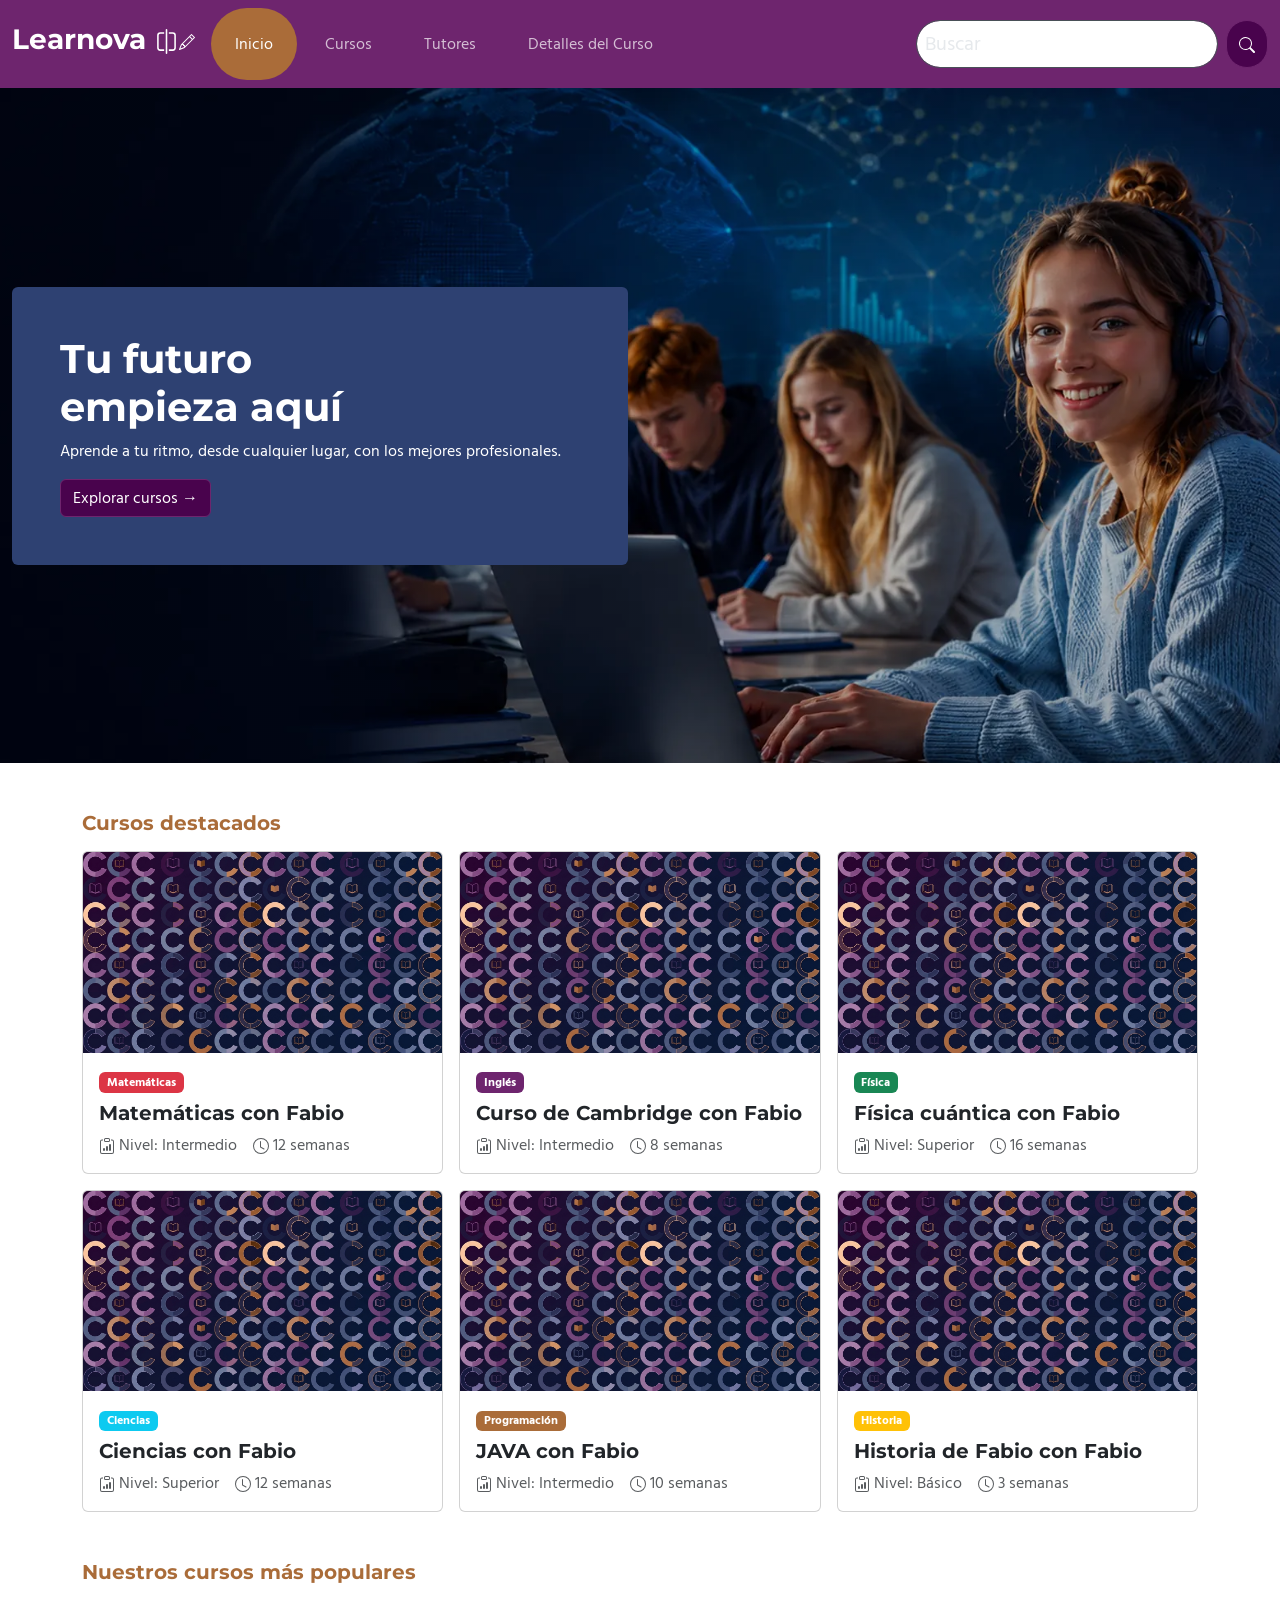
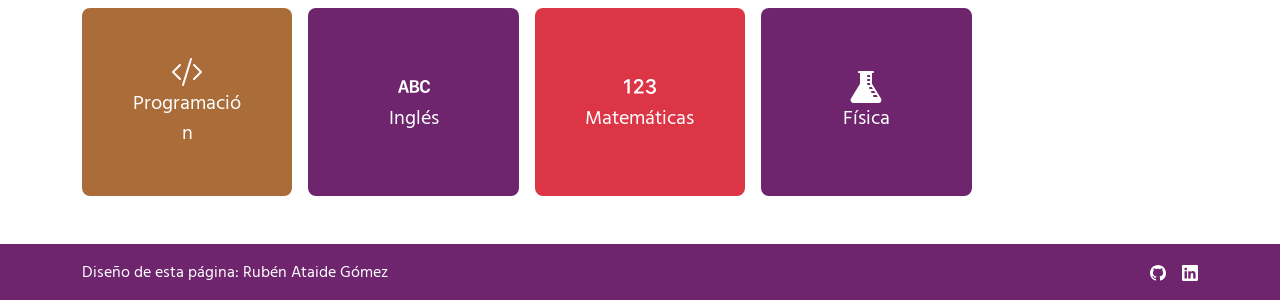
<file: index.html>
<!DOCTYPE html>
<html lang="es">

<head>
    <meta charset="UTF-8">
    <meta name="viewport" content="width=device-width, initial-scale=1.0">
    <title>Página de inicio</title>
    <link href="https://cdn.jsdelivr.net/npm/bootstrap@5.3.8/dist/css/bootstrap.min.css" rel="stylesheet"
        integrity="sha384-sRIl4kxILFvY47J16cr9ZwB07vP4J8+LH7qKQnuqkuIAvNWLzeN8tE5YBujZqJLB" crossorigin="anonymous" />
    <link href="css/estilos.css" rel="stylesheet" />
    <link rel="preconnect" href="https://fonts.googleapis.com">
    <link rel="preconnect" href="https://fonts.gstatic.com" crossorigin>
    <link
        href="https://fonts.googleapis.com/css2?family=Hind+Madurai:wght@400;500;600;700&family=Lora:ital,wght@0,400;0,500;0,600;0,700;1,400;1,500&family=Montserrat:wght@400;500;600;700;800&display=swap"
        rel="stylesheet">
    <script src="https://cdn.jsdelivr.net/npm/bootstrap@5.3.8/dist/js/bootstrap.bundle.min.js"
        integrity="sha384-FKyoEForCGlyvwx9Hj09JcYn3nv7wiPVlz7YYwJrWVcXK/BmnVDxM+D2scQbITxI"
        crossorigin="anonymous"></script>
</head>

<body class="min-vh-100 d-flex flex-column overflow-x-hidden position-relative">

    <!-- NAVBAR: se colapsa en móvil/tablet (< lg) -->
    <header class="sticky-top">
        <nav class="navbar navbar-expand-lg bg-primary" data-bs-theme="dark">
            <div class="container-fluid">
                <a class="navbar-brand" href="index.html">
                    <h3 class="text-white">Learnova <svg xmlns="http://www.w3.org/2000/svg" width="25" height="25"
                            fill="currentColor" class="bi bi-vr" viewBox="0 0 16 16">
                            <path
                                d="M3 12V4a1 1 0 0 1 1-1h2.5V2H4a2 2 0 0 0-2 2v8a2 2 0 0 0 2 2h2.5v-1H4a1 1 0 0 1-1-1m6.5 1v1H12a2 2 0 0 0 2-2V4a2 2 0 0 0-2-2H9.5v1H12a1 1 0 0 1 1 1v8a1 1 0 0 1-1 1zM8 16a.5.5 0 0 1-.5-.5V.5a.5.5 0 0 1 1 0v15a.5.5 0 0 1-.5.5" />
                        </svg><svg xmlns="http://www.w3.org/2000/svg" width="16" height="16" fill="currentColor"
                            class="bi bi-pencil" viewBox="0 0 16 16">
                            <path
                                d="M12.146.146a.5.5 0 0 1 .708 0l3 3a.5.5 0 0 1 0 .708l-10 10a.5.5 0 0 1-.168.11l-5 2a.5.5 0 0 1-.65-.65l2-5a.5.5 0 0 1 .11-.168zM11.207 2.5 13.5 4.793 14.793 3.5 12.5 1.207zm1.586 3L10.5 3.207 4 9.707V10h.5a.5.5 0 0 1 .5.5v.5h.5a.5.5 0 0 1 .5.5v.5h.293zm-9.761 5.175-.106.106-1.528 3.821 3.821-1.528.106-.106A.5.5 0 0 1 5 12.5V12h-.5a.5.5 0 0 1-.5-.5V11h-.5a.5.5 0 0 1-.468-.325" />
                        </svg></h3>
                </a>
                <button class="navbar-toggler" type="button" data-bs-toggle="collapse"
                    data-bs-target="#navbarSupportedContent" aria-controls="navbarSupportedContent"
                    aria-expanded="false" aria-label="Toggle navigation">
                    <span class="navbar-toggler-icon"></span>
                </button>
                <div class="collapse navbar-collapse" id="navbarSupportedContent">
                    <ul class="navbar-nav nav-pills me-auto mb-3 mb-lg-0 gap-lg-1">
                        <li class="nav-item">
                            <a class="nav-link rounded-pill active px-3 py-2 p-lg-4" aria-current="page"
                                href="index.html">Inicio</a>
                        </li>
                        <li class="nav-item">
                            <a class="nav-link px-3 py-2 p-lg-4" href="cursos.html">Cursos</a>
                        </li>
                        <li class="nav-item">
                            <a class="nav-link px-3 py-2 p-lg-4" href="tutores.html">Tutores</a>
                        </li>
                        <li class="nav-item">
                            <a class="nav-link p-4 rounded-pill" aria-current="page"
                                href="detallesCursos.html">Detalles del
                                Curso</a>
                        </li>
                    </ul>
                    <form class="d-flex col-lg-4 mt-2 mt-lg-0 pb-3 pb-lg-0" role="search">
                        <input class="form-control flex-grow-1 p-2 me-2 bg-white rounded-pill fs-5 w-auto" type="search"
                            placeholder="Buscar" aria-label="Buscar" />
                        <button class="btn btn-primary rounded-pill" type="submit">
                            <svg xmlns="http://www.w3.org/2000/svg" width="16" height="16" fill="currentColor"
                                class="bi bi-search" viewBox="0 0 16 16">
                                <path
                                    d="M11.742 10.344a6.5 6.5 0 1 0-1.397 1.398h-.001q.044.06.098.115l3.85 3.85a1 1 0 0 0 1.415-1.414l-3.85-3.85a1 1 0 0 0-.115-.1zM12 6.5a5.5 5.5 0 1 1-11 0 5.5 5.5 0 0 1 11 0" />
                            </svg>
                        </button>
                    </form>
                </div>
            </div>
        </nav>
    </header>

    <!-- BANNER -->
    <section class="banner py-5">
        <div class="container-fluid">
            <div class="row align-items-center">
                <div class="col-12 col-md-9 col-lg-6">
                    <div class="banner-text p-4 p-lg-5 bg-azul rounded text-white text-center text-md-start">
                        <h1>
                            Tu futuro<br>
                            empieza aquí
                        </h1>
                        <p>
                            Aprende a tu ritmo, desde cualquier lugar,
                            con los mejores profesionales.
                        </p>
                        <a href="cursos.html" class="btn btn-primary">
                            Explorar cursos <span>→</span>
                        </a>
                    </div>
                </div>
            </div>
        </div>
    </section>

    <main class="container py-4 py-lg-5 flex-grow-1">

        <!-- CURSOS DESTACADOS -->
        <!-- Móvil y tablet (< lg): carrusel que avanza de uno en uno -->
        <div id="carouselMultiple" class="carousel slide d-lg-none">
            <div class="d-flex justify-content-between align-items-center mb-3">
                <h5 class="mb-0 text-naranja">Cursos destacados</h5>
                <div class="d-flex gap-3">
                    <button class="btn btn-link p-0" type="button" data-bs-target="#carouselMultiple"
                        data-bs-slide="prev" aria-label="Anterior">
                        <svg xmlns="http://www.w3.org/2000/svg" width="16" height="16" fill="orange"
                            class="bi bi-caret-left-square-fill" viewBox="0 0 16 16">
                            <path
                                d="M0 2a2 2 0 0 1 2-2h12a2 2 0 0 1 2 2v12a2 2 0 0 1-2 2H2a2 2 0 0 1-2-2zm10.5 10V4a.5.5 0 0 0-.832-.374l-4.5 4a.5.5 0 0 0 0 .748l4.5 4A.5.5 0 0 0 10.5 12" />
                        </svg>
                    </button>
                    <button class="btn btn-link p-0" type="button" data-bs-target="#carouselMultiple"
                        data-bs-slide="next" aria-label="Siguiente">
                        <svg xmlns="http://www.w3.org/2000/svg" width="16" height="16" fill="orange"
                            class="bi bi-caret-right-square-fill" viewBox="0 0 16 16">
                            <path
                                d="M0 2a2 2 0 0 1 2-2h12a2 2 0 0 1 2 2v12a2 2 0 0 1-2 2H2a2 2 0 0 1-2-2zm5.5 10a.5.5 0 0 0 .832.374l4.5-4a.5.5 0 0 0 0-.748l-4.5-4A.5.5 0 0 0 5.5 4z" />
                        </svg>
                    </button>
                </div>
            </div>
            <div class="carousel-inner pb-2">
                <div class="carousel-item active">
                    <div class="row justify-content-center">
                        <div class="col-12 col-md-8">
                            <div class="card h-100">
                                <img src="img/Gemini_Generated_Image_cpaglwcpaglwcpag.jpeg" class="card-img-top img-fluid" alt="Curso 1" />
                                <div class="card-body">
                                    <span class="badge bg-danger mb-2">Matemáticas</span>
                                    <h5 class="card-title">Matemáticas con Fabio</h5>
                                    <div class="text-muted d-flex flex-wrap gap-2 gap-lg-3">
                                        <span><svg xmlns="http://www.w3.org/2000/svg" width="16" height="16"
                                                fill="currentColor" class="bi bi-clipboard-data" viewBox="0 0 16 16">
                                                <path
                                                    d="M4 11a1 1 0 1 1 2 0v1a1 1 0 1 1-2 0zm6-4a1 1 0 1 1 2 0v5a1 1 0 1 1-2 0zM7 9a1 1 0 0 1 2 0v3a1 1 0 1 1-2 0z" />
                                                <path
                                                    d="M4 1.5H3a2 2 0 0 0-2 2V14a2 2 0 0 0 2 2h10a2 2 0 0 0 2-2V3.5a2 2 0 0 0-2-2h-1v1h1a1 1 0 0 1 1 1V14a1 1 0 0 1-1 1H3a1 1 0 0 1-1-1V3.5a1 1 0 0 1 1-1h1z" />
                                                <path
                                                    d="M9.5 1a.5.5 0 0 1 .5.5v1a.5.5 0 0 1-.5.5h-3a.5.5 0 0 1-.5-.5v-1a.5.5 0 0 1 .5-.5zm-3-1A1.5 1.5 0 0 0 5 1.5v1A1.5 1.5 0 0 0 6.5 4h3A1.5 1.5 0 0 0 11 2.5v-1A1.5 1.5 0 0 0 9.5 0z" />
                                            </svg> Nivel: Intermedio</span>
                                        <span><svg xmlns="http://www.w3.org/2000/svg" width="16" height="16"
                                                fill="currentColor" class="bi bi-clock" viewBox="0 0 16 16">
                                                <path
                                                    d="M8 3.5a.5.5 0 0 0-1 0V9a.5.5 0 0 0 .252.434l3.5 2a.5.5 0 0 0 .496-.868L8 8.71z" />
                                                <path
                                                    d="M8 16A8 8 0 1 0 8 0a8 8 0 0 0 0 16m7-8A7 7 0 1 1 1 8a7 7 0 0 1 14 0" />
                                            </svg> 12 semanas</span>
                                    </div>
                                </div>
                            </div>
                        </div>
                    </div>
                </div>
                <div class="carousel-item">
                    <div class="row justify-content-center">
                        <div class="col-12 col-md-8">
                            <div class="card h-100">
                                <img src="img/Gemini_Generated_Image_cpaglwcpaglwcpag.jpeg" class="card-img-top img-fluid" alt="Curso 2" />
                                <div class="card-body">
                                    <span class="badge bg-primary mb-2">Inglés</span>
                                    <h5 class="card-title">Curso de Cambridge con Fabio</h5>
                                    <div class="text-muted d-flex flex-wrap gap-2 gap-lg-3">
                                        <span><svg xmlns="http://www.w3.org/2000/svg" width="16" height="16"
                                                fill="currentColor" class="bi bi-clipboard-data" viewBox="0 0 16 16">
                                                <path
                                                    d="M4 11a1 1 0 1 1 2 0v1a1 1 0 1 1-2 0zm6-4a1 1 0 1 1 2 0v5a1 1 0 1 1-2 0zM7 9a1 1 0 0 1 2 0v3a1 1 0 1 1-2 0z" />
                                                <path
                                                    d="M4 1.5H3a2 2 0 0 0-2 2V14a2 2 0 0 0 2 2h10a2 2 0 0 0 2-2V3.5a2 2 0 0 0-2-2h-1v1h1a1 1 0 0 1 1 1V14a1 1 0 0 1-1 1H3a1 1 0 0 1-1-1V3.5a1 1 0 0 1 1-1h1z" />
                                                <path
                                                    d="M9.5 1a.5.5 0 0 1 .5.5v1a.5.5 0 0 1-.5.5h-3a.5.5 0 0 1-.5-.5v-1a.5.5 0 0 1 .5-.5zm-3-1A1.5 1.5 0 0 0 5 1.5v1A1.5 1.5 0 0 0 6.5 4h3A1.5 1.5 0 0 0 11 2.5v-1A1.5 1.5 0 0 0 9.5 0z" />
                                            </svg> Nivel: Intermedio</span>
                                        <span><svg xmlns="http://www.w3.org/2000/svg" width="16" height="16"
                                                fill="currentColor" class="bi bi-clock" viewBox="0 0 16 16">
                                                <path
                                                    d="M8 3.5a.5.5 0 0 0-1 0V9a.5.5 0 0 0 .252.434l3.5 2a.5.5 0 0 0 .496-.868L8 8.71z" />
                                                <path
                                                    d="M8 16A8 8 0 1 0 8 0a8 8 0 0 0 0 16m7-8A7 7 0 1 1 1 8a7 7 0 0 1 14 0" />
                                            </svg> 8 semanas</span>
                                    </div>
                                </div>
                            </div>
                        </div>
                    </div>
                </div>
                <div class="carousel-item">
                    <div class="row justify-content-center">
                        <div class="col-12 col-md-8">
                            <div class="card h-100">
                                <img src="img/Gemini_Generated_Image_cpaglwcpaglwcpag.jpeg" class="card-img-top img-fluid" alt="Curso 3" />
                                <div class="card-body">
                                    <span class="badge bg-success mb-2">Física</span>
                                    <h5 class="card-title">Física cuántica con Fabio</h5>
                                    <div class="text-muted d-flex flex-wrap gap-2 gap-lg-3">
                                        <span><svg xmlns="http://www.w3.org/2000/svg" width="16" height="16"
                                                fill="currentColor" class="bi bi-clipboard-data" viewBox="0 0 16 16">
                                                <path
                                                    d="M4 11a1 1 0 1 1 2 0v1a1 1 0 1 1-2 0zm6-4a1 1 0 1 1 2 0v5a1 1 0 1 1-2 0zM7 9a1 1 0 0 1 2 0v3a1 1 0 1 1-2 0z" />
                                                <path
                                                    d="M4 1.5H3a2 2 0 0 0-2 2V14a2 2 0 0 0 2 2h10a2 2 0 0 0 2-2V3.5a2 2 0 0 0-2-2h-1v1h1a1 1 0 0 1 1 1V14a1 1 0 0 1-1 1H3a1 1 0 0 1-1-1V3.5a1 1 0 0 1 1-1h1z" />
                                                <path
                                                    d="M9.5 1a.5.5 0 0 1 .5.5v1a.5.5 0 0 1-.5.5h-3a.5.5 0 0 1-.5-.5v-1a.5.5 0 0 1 .5-.5zm-3-1A1.5 1.5 0 0 0 5 1.5v1A1.5 1.5 0 0 0 6.5 4h3A1.5 1.5 0 0 0 11 2.5v-1A1.5 1.5 0 0 0 9.5 0z" />
                                            </svg> Nivel: Superior</span>
                                        <span><svg xmlns="http://www.w3.org/2000/svg" width="16" height="16"
                                                fill="currentColor" class="bi bi-clock" viewBox="0 0 16 16">
                                                <path
                                                    d="M8 3.5a.5.5 0 0 0-1 0V9a.5.5 0 0 0 .252.434l3.5 2a.5.5 0 0 0 .496-.868L8 8.71z" />
                                                <path
                                                    d="M8 16A8 8 0 1 0 8 0a8 8 0 0 0 0 16m7-8A7 7 0 1 1 1 8a7 7 0 0 1 14 0" />
                                            </svg> 16 semanas</span>
                                    </div>
                                </div>
                            </div>
                        </div>
                    </div>
                </div>
                <div class="carousel-item">
                    <div class="row justify-content-center">
                        <div class="col-12 col-md-8">
                            <div class="card h-100">
                                <img src="img/Gemini_Generated_Image_cpaglwcpaglwcpag.jpeg" class="card-img-top img-fluid" alt="Curso 4" />
                                <div class="card-body">
                                    <span class="badge bg-info mb-2">Ciencias</span>
                                    <h5 class="card-title">Ciencias con Fabio</h5>
                                    <div class="text-muted d-flex flex-wrap gap-2 gap-lg-3">
                                        <span><svg xmlns="http://www.w3.org/2000/svg" width="16" height="16"
                                                fill="currentColor" class="bi bi-clipboard-data" viewBox="0 0 16 16">
                                                <path
                                                    d="M4 11a1 1 0 1 1 2 0v1a1 1 0 1 1-2 0zm6-4a1 1 0 1 1 2 0v5a1 1 0 1 1-2 0zM7 9a1 1 0 0 1 2 0v3a1 1 0 1 1-2 0z" />
                                                <path
                                                    d="M4 1.5H3a2 2 0 0 0-2 2V14a2 2 0 0 0 2 2h10a2 2 0 0 0 2-2V3.5a2 2 0 0 0-2-2h-1v1h1a1 1 0 0 1 1 1V14a1 1 0 0 1-1 1H3a1 1 0 0 1-1-1V3.5a1 1 0 0 1 1-1h1z" />
                                                <path
                                                    d="M9.5 1a.5.5 0 0 1 .5.5v1a.5.5 0 0 1-.5.5h-3a.5.5 0 0 1-.5-.5v-1a.5.5 0 0 1 .5-.5zm-3-1A1.5 1.5 0 0 0 5 1.5v1A1.5 1.5 0 0 0 6.5 4h3A1.5 1.5 0 0 0 11 2.5v-1A1.5 1.5 0 0 0 9.5 0z" />
                                            </svg> Nivel: Superior</span>
                                        <span><svg xmlns="http://www.w3.org/2000/svg" width="16" height="16"
                                                fill="currentColor" class="bi bi-clock" viewBox="0 0 16 16">
                                                <path
                                                    d="M8 3.5a.5.5 0 0 0-1 0V9a.5.5 0 0 0 .252.434l3.5 2a.5.5 0 0 0 .496-.868L8 8.71z" />
                                                <path
                                                    d="M8 16A8 8 0 1 0 8 0a8 8 0 0 0 0 16m7-8A7 7 0 1 1 1 8a7 7 0 0 1 14 0" />
                                            </svg> 12 semanas</span>
                                    </div>
                                </div>
                            </div>
                        </div>
                    </div>
                </div>
                <div class="carousel-item">
                    <div class="row justify-content-center">
                        <div class="col-12 col-md-8">
                            <div class="card h-100">
                                <img src="img/Gemini_Generated_Image_cpaglwcpaglwcpag.jpeg" class="card-img-top img-fluid" alt="Curso 5" />
                                <div class="card-body">
                                    <span class="badge bg-secondary mb-2">Programación</span>
                                    <h5 class="card-title">JAVA con Fabio</h5>
                                    <div class="text-muted d-flex flex-wrap gap-2 gap-lg-3">
                                        <span><svg xmlns="http://www.w3.org/2000/svg" width="16" height="16"
                                                fill="currentColor" class="bi bi-clipboard-data" viewBox="0 0 16 16">
                                                <path
                                                    d="M4 11a1 1 0 1 1 2 0v1a1 1 0 1 1-2 0zm6-4a1 1 0 1 1 2 0v5a1 1 0 1 1-2 0zM7 9a1 1 0 0 1 2 0v3a1 1 0 1 1-2 0z" />
                                                <path
                                                    d="M4 1.5H3a2 2 0 0 0-2 2V14a2 2 0 0 0 2 2h10a2 2 0 0 0 2-2V3.5a2 2 0 0 0-2-2h-1v1h1a1 1 0 0 1 1 1V14a1 1 0 0 1-1 1H3a1 1 0 0 1-1-1V3.5a1 1 0 0 1 1-1h1z" />
                                                <path
                                                    d="M9.5 1a.5.5 0 0 1 .5.5v1a.5.5 0 0 1-.5.5h-3a.5.5 0 0 1-.5-.5v-1a.5.5 0 0 1 .5-.5zm-3-1A1.5 1.5 0 0 0 5 1.5v1A1.5 1.5 0 0 0 6.5 4h3A1.5 1.5 0 0 0 11 2.5v-1A1.5 1.5 0 0 0 9.5 0z" />
                                            </svg> Nivel: Intermedio</span>
                                        <span><svg xmlns="http://www.w3.org/2000/svg" width="16" height="16"
                                                fill="currentColor" class="bi bi-clock" viewBox="0 0 16 16">
                                                <path
                                                    d="M8 3.5a.5.5 0 0 0-1 0V9a.5.5 0 0 0 .252.434l3.5 2a.5.5 0 0 0 .496-.868L8 8.71z" />
                                                <path
                                                    d="M8 16A8 8 0 1 0 8 0a8 8 0 0 0 0 16m7-8A7 7 0 1 1 1 8a7 7 0 0 1 14 0" />
                                            </svg> 10 semanas</span>
                                    </div>
                                </div>
                            </div>
                        </div>
                    </div>
                </div>
                <div class="carousel-item">
                    <div class="row justify-content-center">
                        <div class="col-12 col-md-8">
                            <div class="card h-100">
                                <img src="img/Gemini_Generated_Image_cpaglwcpaglwcpag.jpeg" class="card-img-top img-fluid" alt="Curso 6" />
                                <div class="card-body">
                                    <span class="badge bg-warning mb-2">Historia</span>
                                    <h5 class="card-title">Historia de Fabio con Fabio</h5>
                                    <div class="text-muted d-flex flex-wrap gap-2 gap-lg-3">
                                        <span><svg xmlns="http://www.w3.org/2000/svg" width="16" height="16"
                                                fill="currentColor" class="bi bi-clipboard-data" viewBox="0 0 16 16">
                                                <path
                                                    d="M4 11a1 1 0 1 1 2 0v1a1 1 0 1 1-2 0zm6-4a1 1 0 1 1 2 0v5a1 1 0 1 1-2 0zM7 9a1 1 0 0 1 2 0v3a1 1 0 1 1-2 0z" />
                                                <path
                                                    d="M4 1.5H3a2 2 0 0 0-2 2V14a2 2 0 0 0 2 2h10a2 2 0 0 0 2-2V3.5a2 2 0 0 0-2-2h-1v1h1a1 1 0 0 1 1 1V14a1 1 0 0 1-1 1H3a1 1 0 0 1-1-1V3.5a1 1 0 0 1 1-1h1z" />
                                                <path
                                                    d="M9.5 1a.5.5 0 0 1 .5.5v1a.5.5 0 0 1-.5.5h-3a.5.5 0 0 1-.5-.5v-1a.5.5 0 0 1 .5-.5zm-3-1A1.5 1.5 0 0 0 5 1.5v1A1.5 1.5 0 0 0 6.5 4h3A1.5 1.5 0 0 0 11 2.5v-1A1.5 1.5 0 0 0 9.5 0z" />
                                            </svg> Nivel: Básico</span>
                                        <span><svg xmlns="http://www.w3.org/2000/svg" width="16" height="16"
                                                fill="currentColor" class="bi bi-clock" viewBox="0 0 16 16">
                                                <path
                                                    d="M8 3.5a.5.5 0 0 0-1 0V9a.5.5 0 0 0 .252.434l3.5 2a.5.5 0 0 0 .496-.868L8 8.71z" />
                                                <path
                                                    d="M8 16A8 8 0 1 0 8 0a8 8 0 0 0 0 16m7-8A7 7 0 1 1 1 8a7 7 0 0 1 14 0" />
                                            </svg> 3 semanas</span>
                                    </div>
                                </div>
                            </div>
                        </div>
                    </div>
                </div>
            </div>
            <div class="carousel-indicators carousel-indicators-custom position-static mt-3 mb-0">
                <button type="button" data-bs-target="#carouselMultiple" data-bs-slide-to="0" class="active bg-primary"
                    aria-label="Slide 1" aria-current="true"></button>
                <button type="button" data-bs-target="#carouselMultiple" data-bs-slide-to="1" class="bg-primary"
                    aria-label="Slide 2"></button>
                <button type="button" data-bs-target="#carouselMultiple" data-bs-slide-to="2" class="bg-primary"
                    aria-label="Slide 3"></button>
                <button type="button" data-bs-target="#carouselMultiple" data-bs-slide-to="3" class="bg-primary"
                    aria-label="Slide 4"></button>
                <button type="button" data-bs-target="#carouselMultiple" data-bs-slide-to="4" class="bg-primary"
                    aria-label="Slide 5"></button>
                <button type="button" data-bs-target="#carouselMultiple" data-bs-slide-to="5" class="bg-primary"
                    aria-label="Slide 6"></button>
            </div>
        </div>

        <!-- Ordenador (lg+): los 6 cursos a la vista, 3 por fila, sin desplazamiento -->
        <div class="d-none d-lg-block">
            <h5 class="mb-3 text-naranja">Cursos destacados</h5>
            <div class="row row-cols-3 g-3">
                <div class="col">
                    <div class="card h-100">
                        <img src="img/Gemini_Generated_Image_cpaglwcpaglwcpag.jpeg" class="card-img-top img-fluid" alt="Curso 1" />
                        <div class="card-body">
                            <span class="badge bg-danger mb-2">Matemáticas</span>
                            <h5 class="card-title">Matemáticas con Fabio</h5>
                            <div class="text-muted d-flex flex-wrap gap-2 gap-lg-3">
                                <span><svg xmlns="http://www.w3.org/2000/svg" width="16" height="16" fill="currentColor"
                                        class="bi bi-clipboard-data" viewBox="0 0 16 16">
                                        <path
                                            d="M4 11a1 1 0 1 1 2 0v1a1 1 0 1 1-2 0zm6-4a1 1 0 1 1 2 0v5a1 1 0 1 1-2 0zM7 9a1 1 0 0 1 2 0v3a1 1 0 1 1-2 0z" />
                                        <path
                                            d="M4 1.5H3a2 2 0 0 0-2 2V14a2 2 0 0 0 2 2h10a2 2 0 0 0 2-2V3.5a2 2 0 0 0-2-2h-1v1h1a1 1 0 0 1 1 1V14a1 1 0 0 1-1 1H3a1 1 0 0 1-1-1V3.5a1 1 0 0 1 1-1h1z" />
                                        <path
                                            d="M9.5 1a.5.5 0 0 1 .5.5v1a.5.5 0 0 1-.5.5h-3a.5.5 0 0 1-.5-.5v-1a.5.5 0 0 1 .5-.5zm-3-1A1.5 1.5 0 0 0 5 1.5v1A1.5 1.5 0 0 0 6.5 4h3A1.5 1.5 0 0 0 11 2.5v-1A1.5 1.5 0 0 0 9.5 0z" />
                                    </svg> Nivel: Intermedio</span>
                                <span><svg xmlns="http://www.w3.org/2000/svg" width="16" height="16" fill="currentColor"
                                        class="bi bi-clock" viewBox="0 0 16 16">
                                        <path
                                            d="M8 3.5a.5.5 0 0 0-1 0V9a.5.5 0 0 0 .252.434l3.5 2a.5.5 0 0 0 .496-.868L8 8.71z" />
                                        <path d="M8 16A8 8 0 1 0 8 0a8 8 0 0 0 0 16m7-8A7 7 0 1 1 1 8a7 7 0 0 1 14 0" />
                                    </svg> 12 semanas</span>
                            </div>
                        </div>
                    </div>
                </div>
                <div class="col">
                    <div class="card h-100">
                        <img src="img/Gemini_Generated_Image_cpaglwcpaglwcpag.jpeg" class="card-img-top img-fluid" alt="Curso 2" />
                        <div class="card-body">
                            <span class="badge bg-primary mb-2">Inglés</span>
                            <h5 class="card-title">Curso de Cambridge con Fabio</h5>
                            <div class="text-muted d-flex flex-wrap gap-2 gap-lg-3">
                                <span><svg xmlns="http://www.w3.org/2000/svg" width="16" height="16" fill="currentColor"
                                        class="bi bi-clipboard-data" viewBox="0 0 16 16">
                                        <path
                                            d="M4 11a1 1 0 1 1 2 0v1a1 1 0 1 1-2 0zm6-4a1 1 0 1 1 2 0v5a1 1 0 1 1-2 0zM7 9a1 1 0 0 1 2 0v3a1 1 0 1 1-2 0z" />
                                        <path
                                            d="M4 1.5H3a2 2 0 0 0-2 2V14a2 2 0 0 0 2 2h10a2 2 0 0 0 2-2V3.5a2 2 0 0 0-2-2h-1v1h1a1 1 0 0 1 1 1V14a1 1 0 0 1-1 1H3a1 1 0 0 1-1-1V3.5a1 1 0 0 1 1-1h1z" />
                                        <path
                                            d="M9.5 1a.5.5 0 0 1 .5.5v1a.5.5 0 0 1-.5.5h-3a.5.5 0 0 1-.5-.5v-1a.5.5 0 0 1 .5-.5zm-3-1A1.5 1.5 0 0 0 5 1.5v1A1.5 1.5 0 0 0 6.5 4h3A1.5 1.5 0 0 0 11 2.5v-1A1.5 1.5 0 0 0 9.5 0z" />
                                    </svg> Nivel: Intermedio</span>
                                <span><svg xmlns="http://www.w3.org/2000/svg" width="16" height="16" fill="currentColor"
                                        class="bi bi-clock" viewBox="0 0 16 16">
                                        <path
                                            d="M8 3.5a.5.5 0 0 0-1 0V9a.5.5 0 0 0 .252.434l3.5 2a.5.5 0 0 0 .496-.868L8 8.71z" />
                                        <path d="M8 16A8 8 0 1 0 8 0a8 8 0 0 0 0 16m7-8A7 7 0 1 1 1 8a7 7 0 0 1 14 0" />
                                    </svg> 8 semanas</span>
                            </div>
                        </div>
                    </div>
                </div>
                <div class="col">
                    <div class="card h-100">
                        <img src="img/Gemini_Generated_Image_cpaglwcpaglwcpag.jpeg" class="card-img-top img-fluid" alt="Curso 3" />
                        <div class="card-body">
                            <span class="badge bg-success mb-2">Física</span>
                            <h5 class="card-title">Física cuántica con Fabio</h5>
                            <div class="text-muted d-flex flex-wrap gap-2 gap-lg-3">
                                <span><svg xmlns="http://www.w3.org/2000/svg" width="16" height="16" fill="currentColor"
                                        class="bi bi-clipboard-data" viewBox="0 0 16 16">
                                        <path
                                            d="M4 11a1 1 0 1 1 2 0v1a1 1 0 1 1-2 0zm6-4a1 1 0 1 1 2 0v5a1 1 0 1 1-2 0zM7 9a1 1 0 0 1 2 0v3a1 1 0 1 1-2 0z" />
                                        <path
                                            d="M4 1.5H3a2 2 0 0 0-2 2V14a2 2 0 0 0 2 2h10a2 2 0 0 0 2-2V3.5a2 2 0 0 0-2-2h-1v1h1a1 1 0 0 1 1 1V14a1 1 0 0 1-1 1H3a1 1 0 0 1-1-1V3.5a1 1 0 0 1 1-1h1z" />
                                        <path
                                            d="M9.5 1a.5.5 0 0 1 .5.5v1a.5.5 0 0 1-.5.5h-3a.5.5 0 0 1-.5-.5v-1a.5.5 0 0 1 .5-.5zm-3-1A1.5 1.5 0 0 0 5 1.5v1A1.5 1.5 0 0 0 6.5 4h3A1.5 1.5 0 0 0 11 2.5v-1A1.5 1.5 0 0 0 9.5 0z" />
                                    </svg> Nivel: Superior</span>
                                <span><svg xmlns="http://www.w3.org/2000/svg" width="16" height="16" fill="currentColor"
                                        class="bi bi-clock" viewBox="0 0 16 16">
                                        <path
                                            d="M8 3.5a.5.5 0 0 0-1 0V9a.5.5 0 0 0 .252.434l3.5 2a.5.5 0 0 0 .496-.868L8 8.71z" />
                                        <path d="M8 16A8 8 0 1 0 8 0a8 8 0 0 0 0 16m7-8A7 7 0 1 1 1 8a7 7 0 0 1 14 0" />
                                    </svg> 16 semanas</span>
                            </div>
                        </div>
                    </div>
                </div>
                <div class="col">
                    <div class="card h-100">
                        <img src="img/Gemini_Generated_Image_cpaglwcpaglwcpag.jpeg" class="card-img-top img-fluid" alt="Curso 4" />
                        <div class="card-body">
                            <span class="badge bg-info mb-2">Ciencias</span>
                            <h5 class="card-title">Ciencias con Fabio</h5>
                            <div class="text-muted d-flex flex-wrap gap-2 gap-lg-3">
                                <span><svg xmlns="http://www.w3.org/2000/svg" width="16" height="16" fill="currentColor"
                                        class="bi bi-clipboard-data" viewBox="0 0 16 16">
                                        <path
                                            d="M4 11a1 1 0 1 1 2 0v1a1 1 0 1 1-2 0zm6-4a1 1 0 1 1 2 0v5a1 1 0 1 1-2 0zM7 9a1 1 0 0 1 2 0v3a1 1 0 1 1-2 0z" />
                                        <path
                                            d="M4 1.5H3a2 2 0 0 0-2 2V14a2 2 0 0 0 2 2h10a2 2 0 0 0 2-2V3.5a2 2 0 0 0-2-2h-1v1h1a1 1 0 0 1 1 1V14a1 1 0 0 1-1 1H3a1 1 0 0 1-1-1V3.5a1 1 0 0 1 1-1h1z" />
                                        <path
                                            d="M9.5 1a.5.5 0 0 1 .5.5v1a.5.5 0 0 1-.5.5h-3a.5.5 0 0 1-.5-.5v-1a.5.5 0 0 1 .5-.5zm-3-1A1.5 1.5 0 0 0 5 1.5v1A1.5 1.5 0 0 0 6.5 4h3A1.5 1.5 0 0 0 11 2.5v-1A1.5 1.5 0 0 0 9.5 0z" />
                                    </svg> Nivel: Superior</span>
                                <span><svg xmlns="http://www.w3.org/2000/svg" width="16" height="16" fill="currentColor"
                                        class="bi bi-clock" viewBox="0 0 16 16">
                                        <path
                                            d="M8 3.5a.5.5 0 0 0-1 0V9a.5.5 0 0 0 .252.434l3.5 2a.5.5 0 0 0 .496-.868L8 8.71z" />
                                        <path d="M8 16A8 8 0 1 0 8 0a8 8 0 0 0 0 16m7-8A7 7 0 1 1 1 8a7 7 0 0 1 14 0" />
                                    </svg> 12 semanas</span>
                            </div>
                        </div>
                    </div>
                </div>
                <div class="col">
                    <div class="card h-100">
                        <img src="img/Gemini_Generated_Image_cpaglwcpaglwcpag.jpeg" class="card-img-top img-fluid" alt="Curso 5" />
                        <div class="card-body">
                            <span class="badge bg-secondary mb-2">Programación</span>
                            <h5 class="card-title">JAVA con Fabio</h5>
                            <div class="text-muted d-flex flex-wrap gap-2 gap-lg-3">
                                <span><svg xmlns="http://www.w3.org/2000/svg" width="16" height="16" fill="currentColor"
                                        class="bi bi-clipboard-data" viewBox="0 0 16 16">
                                        <path
                                            d="M4 11a1 1 0 1 1 2 0v1a1 1 0 1 1-2 0zm6-4a1 1 0 1 1 2 0v5a1 1 0 1 1-2 0zM7 9a1 1 0 0 1 2 0v3a1 1 0 1 1-2 0z" />
                                        <path
                                            d="M4 1.5H3a2 2 0 0 0-2 2V14a2 2 0 0 0 2 2h10a2 2 0 0 0 2-2V3.5a2 2 0 0 0-2-2h-1v1h1a1 1 0 0 1 1 1V14a1 1 0 0 1-1 1H3a1 1 0 0 1-1-1V3.5a1 1 0 0 1 1-1h1z" />
                                        <path
                                            d="M9.5 1a.5.5 0 0 1 .5.5v1a.5.5 0 0 1-.5.5h-3a.5.5 0 0 1-.5-.5v-1a.5.5 0 0 1 .5-.5zm-3-1A1.5 1.5 0 0 0 5 1.5v1A1.5 1.5 0 0 0 6.5 4h3A1.5 1.5 0 0 0 11 2.5v-1A1.5 1.5 0 0 0 9.5 0z" />
                                    </svg> Nivel: Intermedio</span>
                                <span><svg xmlns="http://www.w3.org/2000/svg" width="16" height="16" fill="currentColor"
                                        class="bi bi-clock" viewBox="0 0 16 16">
                                        <path
                                            d="M8 3.5a.5.5 0 0 0-1 0V9a.5.5 0 0 0 .252.434l3.5 2a.5.5 0 0 0 .496-.868L8 8.71z" />
                                        <path d="M8 16A8 8 0 1 0 8 0a8 8 0 0 0 0 16m7-8A7 7 0 1 1 1 8a7 7 0 0 1 14 0" />
                                    </svg> 10 semanas</span>
                            </div>
                        </div>
                    </div>
                </div>
                <div class="col">
                    <div class="card h-100">
                        <img src="img/Gemini_Generated_Image_cpaglwcpaglwcpag.jpeg" class="card-img-top img-fluid" alt="Curso 6" />
                        <div class="card-body">
                            <span class="badge bg-warning mb-2">Historia</span>
                            <h5 class="card-title">Historia de Fabio con Fabio</h5>
                            <div class="text-muted d-flex flex-wrap gap-2 gap-lg-3">
                                <span><svg xmlns="http://www.w3.org/2000/svg" width="16" height="16" fill="currentColor"
                                        class="bi bi-clipboard-data" viewBox="0 0 16 16">
                                        <path
                                            d="M4 11a1 1 0 1 1 2 0v1a1 1 0 1 1-2 0zm6-4a1 1 0 1 1 2 0v5a1 1 0 1 1-2 0zM7 9a1 1 0 0 1 2 0v3a1 1 0 1 1-2 0z" />
                                        <path
                                            d="M4 1.5H3a2 2 0 0 0-2 2V14a2 2 0 0 0 2 2h10a2 2 0 0 0 2-2V3.5a2 2 0 0 0-2-2h-1v1h1a1 1 0 0 1 1 1V14a1 1 0 0 1-1 1H3a1 1 0 0 1-1-1V3.5a1 1 0 0 1 1-1h1z" />
                                        <path
                                            d="M9.5 1a.5.5 0 0 1 .5.5v1a.5.5 0 0 1-.5.5h-3a.5.5 0 0 1-.5-.5v-1a.5.5 0 0 1 .5-.5zm-3-1A1.5 1.5 0 0 0 5 1.5v1A1.5 1.5 0 0 0 6.5 4h3A1.5 1.5 0 0 0 11 2.5v-1A1.5 1.5 0 0 0 9.5 0z" />
                                    </svg> Nivel: Básico</span>
                                <span><svg xmlns="http://www.w3.org/2000/svg" width="16" height="16" fill="currentColor"
                                        class="bi bi-clock" viewBox="0 0 16 16">
                                        <path
                                            d="M8 3.5a.5.5 0 0 0-1 0V9a.5.5 0 0 0 .252.434l3.5 2a.5.5 0 0 0 .496-.868L8 8.71z" />
                                        <path d="M8 16A8 8 0 1 0 8 0a8 8 0 0 0 0 16m7-8A7 7 0 1 1 1 8a7 7 0 0 1 14 0" />
                                    </svg> 3 semanas</span>
                            </div>
                        </div>
                    </div>
                </div>
            </div>
        </div>

        <!-- CURSOS POPULARES: 2 cols (móvil), 3 (tablet), 5 (ordenador) -->
        <div class="mt-4 mt-lg-5">
            <h5 class="text-naranja">Nuestros cursos más populares</h5>
            <div class="row row-cols-2 row-cols-md-3 row-cols-lg-5 g-3 mt-1">
                <div class="col">
                    <a href="cursos.html"
                        class="bg-secondary h-100 p-3 p-md-4 p-lg-5 rounded-3 d-flex flex-column align-items-center justify-content-center text-decoration-none text-white">
                        <svg xmlns="http://www.w3.org/2000/svg" width="32" height="32" fill="currentColor"
                            class="bi bi-code-slash" viewBox="0 0 16 16">
                            <path
                                d="M10.478 1.647a.5.5 0 1 0-.956-.294l-4 13a.5.5 0 0 0 .956.294zM4.854 4.146a.5.5 0 0 1 0 .708L1.707 8l3.147 3.146a.5.5 0 0 1-.708.708l-3.5-3.5a.5.5 0 0 1 0-.708l3.5-3.5a.5.5 0 0 1 .708 0m6.292 0a.5.5 0 0 0 0 .708L14.293 8l-3.147 3.146a.5.5 0 0 0 .708.708l3.5-3.5a.5.5 0 0 0 0-.708l-3.5-3.5a.5.5 0 0 0-.708 0" />
                        </svg>
                        <span class="fs-5 text-center text-break">Programación</span>
                    </a>
                </div>
                <div class="col">
                    <a href="cursos.html"
                        class="bg-primary h-100 p-3 p-md-4 p-lg-5 rounded-3 d-flex flex-column align-items-center justify-content-center text-decoration-none text-white">
                        <svg xmlns="http://www.w3.org/2000/svg" width="32" height="32" fill="currentColor"
                            class="bi bi-alphabet-uppercase" viewBox="0 0 16 16">
                            <path
                                d="M1.226 10.88H0l2.056-6.26h1.42l2.047 6.26h-1.29l-.48-1.61H1.707l-.48 1.61ZM2.76 5.818h-.054l-.75 2.532H3.51zm3.217 5.062V4.62h2.56c1.09 0 1.808.582 1.808 1.54 0 .762-.444 1.22-1.05 1.372v.055c.736.074 1.365.587 1.365 1.528 0 1.119-.89 1.766-2.133 1.766zM7.18 5.55v1.675h.8c.812 0 1.171-.308 1.171-.853 0-.51-.328-.822-.898-.822zm0 2.537V9.95h.903c.951 0 1.342-.312 1.342-.909 0-.591-.382-.954-1.095-.954zm5.089-.711v.775c0 1.156.49 1.803 1.347 1.803.705 0 1.163-.454 1.212-1.096H16v.12C15.942 10.173 14.95 11 13.607 11c-1.648 0-2.573-1.073-2.573-2.849v-.78c0-1.775.934-2.871 2.573-2.871 1.347 0 2.34.849 2.393 2.087v.115h-1.172c-.05-.665-.516-1.156-1.212-1.156-.849 0-1.347.67-1.347 1.83" />
                        </svg>
                        <span class="fs-5 text-center text-break">Inglés</span>
                    </a>
                </div>
                <div class="col">
                    <a href="cursos.html"
                        class="bg-danger h-100 p-3 p-md-4 p-lg-5 rounded-3 d-flex flex-column align-items-center justify-content-center text-decoration-none text-white">
                        <svg xmlns="http://www.w3.org/2000/svg" width="32" height="32" fill="currentColor"
                            class="bi bi-123" viewBox="0 0 16 16">
                            <path
                                d="M2.873 11.297V4.142H1.699L0 5.379v1.137l1.64-1.18h.06v5.961zm3.213-5.09v-.063c0-.618.44-1.169 1.196-1.169.676 0 1.174.44 1.174 1.106 0 .624-.42 1.101-.807 1.526L4.99 10.553v.744h4.78v-.99H6.643v-.069L8.41 8.252c.65-.724 1.237-1.332 1.237-2.27C9.646 4.849 8.723 4 7.308 4c-1.573 0-2.36 1.064-2.36 2.15v.057zm6.559 1.883h.786c.823 0 1.374.481 1.379 1.179.01.707-.55 1.216-1.421 1.21-.77-.005-1.326-.419-1.379-.953h-1.095c.042 1.053.938 1.918 2.464 1.918 1.478 0 2.642-.839 2.62-2.144-.02-1.143-.922-1.651-1.551-1.714v-.063c.535-.09 1.347-.66 1.326-1.678-.026-1.053-.933-1.855-2.359-1.845-1.5.005-2.317.88-2.348 1.898h1.116c.032-.498.498-.944 1.206-.944.703 0 1.206.435 1.206 1.07.005.64-.504 1.106-1.2 1.106h-.75z" />
                        </svg>
                        <span class="fs-5 text-center text-break">Matemáticas</span>
                    </a>
                </div>
                <div class="col">
                    <a href="cursos.html"
                        class="bg-primary h-100 p-3 p-md-4 p-lg-5 rounded-3 d-flex flex-column align-items-center justify-content-center text-decoration-none text-white">
                        <svg xmlns="http://www.w3.org/2000/svg" width="32" height="32" fill="currentColor"
                            class="bi bi-flask-fill" viewBox="0 0 16 16">
                            <path
                                d="M11.5 0a.5.5 0 0 1 0 1H11v5.358l4.497 7.36c.099.162.16.332.192.503l.013.063.008.083q.006.053.007.107l-.003.09q-.001.047-.005.095-.006.053-.017.106l-.016.079q-.012.049-.028.096l-.028.086a1.5 1.5 0 0 1-.17.322 1.5 1.5 0 0 1-.395.394q-.04.028-.082.054-.045.026-.095.049l-.073.035-.09.033q-.05.02-.103.034-.04.01-.08.017-.053.012-.108.021l-.006.002-.202.013H1.783l-.214-.015a1.503 1.503 0 0 1-1.066-2.268L5 6.359V1h-.5a.499.499 0 0 1-.354-.854A.5.5 0 0 1 4.5 0zm.5 12a.5.5 0 0 0 0 1h1.885l-.61-1zm-1-2a.5.5 0 0 0 0 1h1.664l-.612-1zm-1-2a.5.5 0 0 0 0 1h1.441l-.61-1zM9 6a.5.5 0 0 0 0 1h1.22l-.147-.24A.5.5 0 0 1 10 6.5V6zm0-2a.5.5 0 0 0 0 1h1V4zm0-2a.5.5 0 0 0 0 1h1V2z" />
                        </svg>
                        <span class="fs-5 text-center text-break">Física</span>
                    </a>
                </div>
            </div>
        </div>

    </main>

    <!-- FOOTER: apilado en móvil, en fila desde tablet -->
    <footer class="bg-primary text-white py-3 mb-0">
        <div class="container d-flex flex-column flex-md-row justify-content-between align-items-center gap-2">
            <p class="mb-0 text-center text-md-start">Diseño de esta página: Rubén Ataide Gómez</p>
            <div class="d-flex gap-3">
                <a href="https://github.com/lol1404/proyecto-eLearning.git" class="text-white" aria-label="GitHub">
                    <svg xmlns="http://www.w3.org/2000/svg" width="16" height="16" fill="currentColor"
                        class="bi bi-github" viewBox="0 0 16 16">
                        <path
                            d="M8 0C3.58 0 0 3.58 0 8c0 3.54 2.29 6.53 5.47 7.59.4.07.55-.17.55-.38 0-.19-.01-.82-.01-1.49-2.01.37-2.53-.49-2.69-.94-.09-.23-.48-.94-.82-1.13-.28-.15-.68-.52-.01-.53.63-.01 1.08.58 1.23.82.72 1.21 1.87.87 2.33.66.07-.52.28-.87.51-1.07-1.78-.2-3.64-.89-3.64-3.95 0-.87.31-1.59.82-2.15-.08-.2-.36-1.02.08-2.12 0 0 .67-.21 2.2.82.64-.18 1.32-.27 2-.27s1.36.09 2 .27c1.53-1.04 2.2-.82 2.2-.82.44 1.1.16 1.92.08 2.12.51.56.82 1.27.82 2.15 0 3.07-1.87 3.75-3.65 3.95.29.25.54.73.54 1.48 0 1.07-.01 1.93-.01 2.2 0 .21.15.46.55.38A8.01 8.01 0 0 0 16 8c0-4.42-3.58-8-8-8" />
                    </svg>
                </a>
                <a href="https://www.linkedin.com/in/rubén-ataide-gómez-030a4a40b" class="text-white"
                    aria-label="LinkedIn">
                    <svg xmlns="http://www.w3.org/2000/svg" width="16" height="16" fill="currentColor"
                        class="bi bi-linkedin" viewBox="0 0 16 16">
                        <path
                            d="M0 1.146C0 .513.526 0 1.175 0h13.65C15.474 0 16 .513 16 1.146v13.708c0 .633-.526 1.146-1.175 1.146H1.175C.526 16 0 15.487 0 14.854zm4.943 12.248V6.169H2.542v7.225zm-1.2-8.212c.837 0 1.358-.554 1.358-1.248-.015-.709-.52-1.248-1.342-1.248S2.4 3.226 2.4 3.934c0 .694.521 1.248 1.327 1.248zm4.908 8.212V9.359c0-.216.016-.432.08-.586.173-.431.568-.878 1.232-.878.869 0 1.216.662 1.216 1.634v3.865h2.401V9.25c0-2.22-1.184-3.252-2.764-3.252-1.274 0-1.845.7-2.165 1.193v.025h-.016l.016-.025V6.169h-2.4c.03.678 0 7.225 0 7.225z" />
                    </svg>
                </a>
            </div>
        </div>
    </footer>
</body>

</html>
</file>
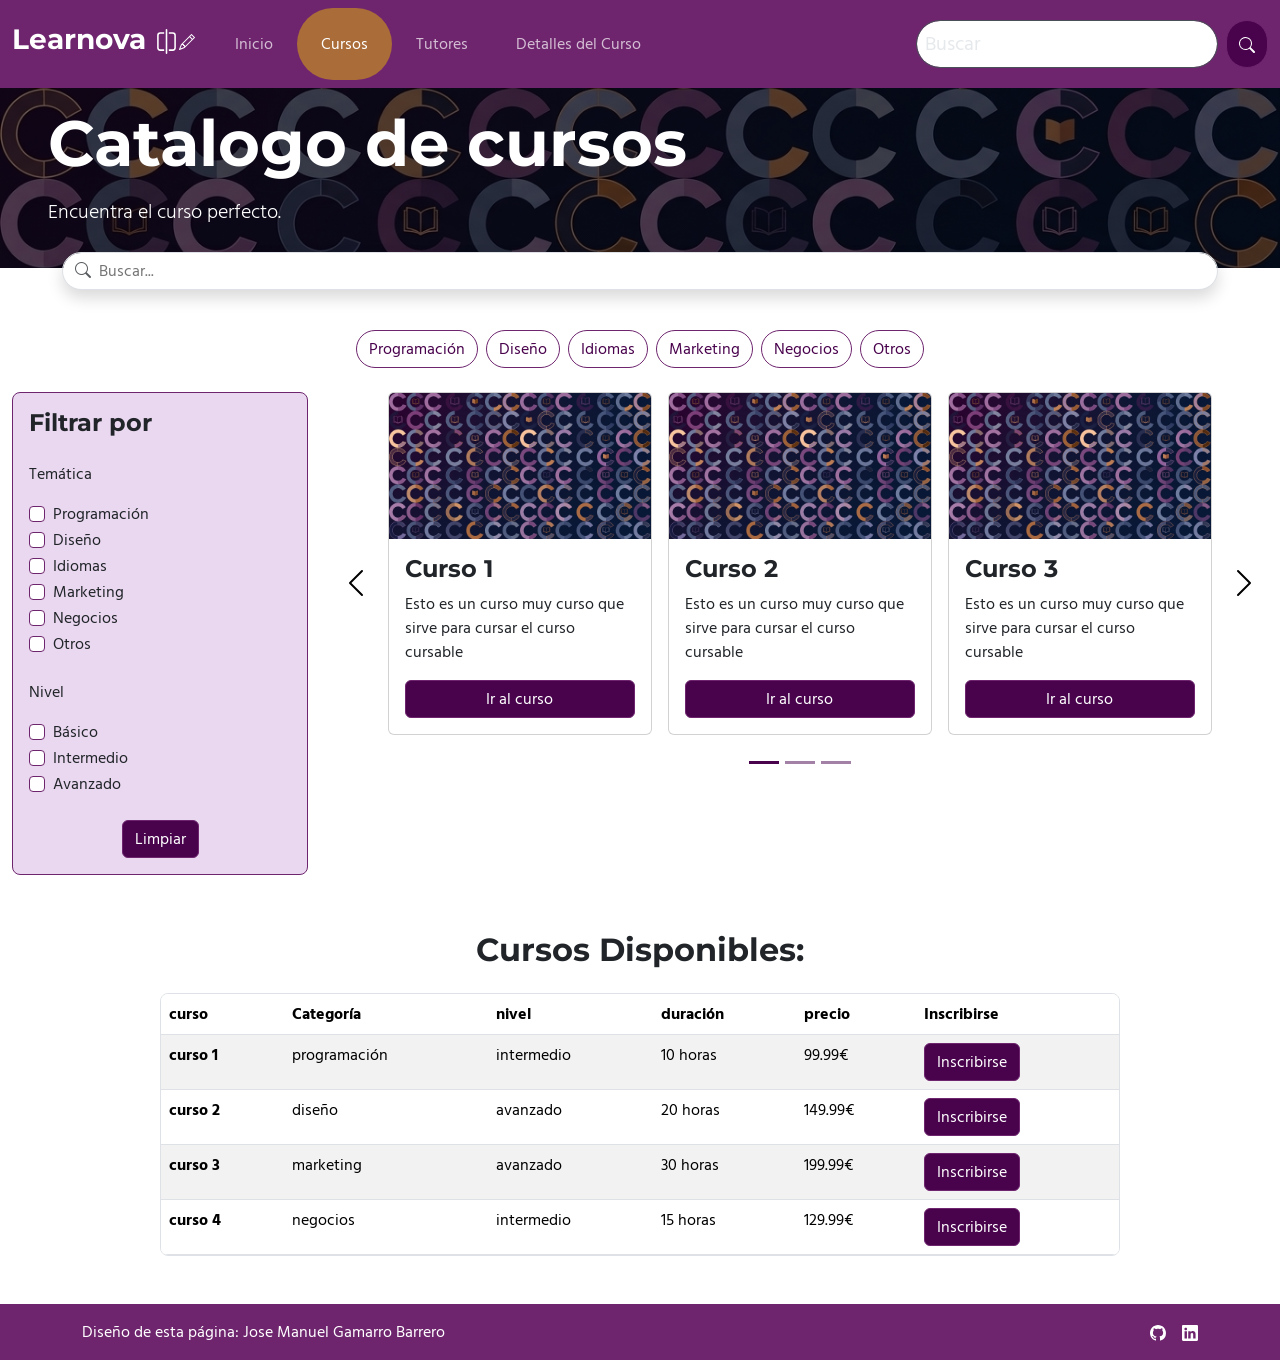
<file: cursos.html>
<!DOCTYPE html>
<html lang="es">

<head>
    <meta charset="UTF-8" />
    <meta name="viewport" content="width=device-width, initial-scale=1.0" />
    <title>Título de la página</title>

    <!-- Bootstrap CSS -->
    <link href="https://cdn.jsdelivr.net/npm/bootstrap@5.3.8/dist/css/bootstrap.min.css" rel="stylesheet"
        integrity="sha384-sRIl4kxILFvY47J16cr9ZwB07vP4J8+LH7qKQnuqkuIAvNWLzeN8tE5YBujZqJLB" crossorigin="anonymous" />

    <!-- Bootstrap Icons -->
    <link rel="stylesheet" href="https://cdn.jsdelivr.net/npm/bootstrap-icons@1.11.3/font/bootstrap-icons.min.css" />

    <!-- Google Fonts -->
    <link rel="preconnect" href="https://fonts.googleapis.com" />
    <link rel="preconnect" href="https://fonts.gstatic.com" crossorigin />
    <link
        href="https://fonts.googleapis.com/css2?family=Hind+Madurai:wght@400;500;600;700&family=Lora:ital,wght@0,400;0,500;0,600;0,700;1,400;1,500&family=Montserrat:wght@400;500;600;700;800&display=swap"
        rel="stylesheet" />

    <!-- Estilos propios (después de Bootstrap para poder sobrescribirlo) -->
    <link href="css/estilos.css" rel="stylesheet" />

    <!-- Bootstrap JS -->
    <script src="https://cdn.jsdelivr.net/npm/bootstrap@5.3.8/dist/js/bootstrap.bundle.min.js"
        integrity="sha384-FKyoEForCGlyvwx9Hj09JcYn3nv7wiPVlz7YYwJrWVcXK/BmnVDxM+D2scQbITxI" crossorigin="anonymous"
        defer></script>

    <style>
        .hero {
            min-height: 20vh;
            background:
                linear-gradient(rgba(0, 0, 0, 0.55), rgba(0, 0, 0, 0.55)),
                url("img/Gemini_Generated_Image_cpaglwcpaglwcpag.jpeg") center / cover no-repeat;
            /* Efecto parallax opcional: */
            /* background-attachment: fixed; */
        }
    </style>
</head>



<body class="min-vh-100 d-flex flex-column">

    <header class="sticky-top">

        <div>
            <nav class="navbar navbar-expand-lg bg-primary" data-bs-theme="dark">
                <div class="container-fluid">
                    <a class="navbar-brand" href="index.html">
                        <h3 class="text-white">Learnova <svg xmlns="http://www.w3.org/2000/svg" width="25" height="25"
                                fill="currentColor" class="bi bi-vr" viewBox="0 0 16 16">
                                <path
                                    d="M3 12V4a1 1 0 0 1 1-1h2.5V2H4a2 2 0 0 0-2 2v8a2 2 0 0 0 2 2h2.5v-1H4a1 1 0 0 1-1-1m6.5 1v1H12a2 2 0 0 0 2-2V4a2 2 0 0 0-2-2H9.5v1H12a1 1 0 0 1 1 1v8a1 1 0 0 1-1 1zM8 16a.5.5 0 0 1-.5-.5V.5a.5.5 0 0 1 1 0v15a.5.5 0 0 1-.5.5" />
                            </svg><svg xmlns="http://www.w3.org/2000/svg" width="16" height="16" fill="currentColor"
                                class="bi bi-pencil" viewBox="0 0 16 16">
                                <path
                                    d="M12.146.146a.5.5 0 0 1 .708 0l3 3a.5.5 0 0 1 0 .708l-10 10a.5.5 0 0 1-.168.11l-5 2a.5.5 0 0 1-.65-.65l2-5a.5.5 0 0 1 .11-.168zM11.207 2.5 13.5 4.793 14.793 3.5 12.5 1.207zm1.586 3L10.5 3.207 4 9.707V10h.5a.5.5 0 0 1 .5.5v.5h.5a.5.5 0 0 1 .5.5v.5h.293zm-9.761 5.175-.106.106-1.528 3.821 3.821-1.528.106-.106A.5.5 0 0 1 5 12.5V12h-.5a.5.5 0 0 1-.5-.5V11h-.5a.5.5 0 0 1-.468-.325" />
                            </svg></h3>
                    </a>
                    <button class="navbar-toggler" type="button" data-bs-toggle="collapse"
                        data-bs-target="#navbarSupportedContent" aria-controls="navbarSupportedContent"
                        aria-expanded="false" aria-label="Toggle navigation">
                        <span class="navbar-toggler-icon"></span>
                    </button>
                    <div class="collapse navbar-collapse" id="navbarSupportedContent">
                        <ul class="navbar-nav nav-pills me-auto mb-2 mb-lg-0">
                            <li class="nav-item">
                                <a class="nav-link p-4" aria-current="page" href="index.html">Inicio</a>
                            </li>
                            <li class="nav-item">
                                <a class="nav-link active p-4 rounded-pill" href="cursos.html">Cursos</a>
                            </li>
                            <li class="nav-item">
                                <a class="nav-link p-4" aria-current="page" href="tutores.html">Tutores</a>
                            </li>
                            <li class="nav-item">
                                <a class="nav-link p-4" aria-current="page" href="detallesCursos.html">Detalles del
                                    Curso</a>
                            </li>

                        </ul>
                        <form class="d-flex col-lg-4" role="search">
                            <input class="form-control flex-grow-1 p-2 me-2 bg-white rounded-pill fs-5" type="search"
                                placeholder="Buscar" aria-label="Buscar" />
                            <button class="btn btn-primary rounded-pill" type="submit">
                                <svg xmlns="http://www.w3.org/2000/svg" width="16" height="16" fill="currentColor"
                                    class="bi bi-search" viewBox="0 0 16 16">
                                    <path
                                        d="M11.742 10.344a6.5 6.5 0 1 0-1.397 1.398h-.001q.044.06.098.115l3.85 3.85a1 1 0 0 0 1.415-1.414l-3.85-3.85a1 1 0 0 0-.115-.1zM12 6.5a5.5 5.5 0 1 1-11 0 5.5 5.5 0 0 1 11 0" />
                                </svg>
                            </button>
                        </form>
                    </div>
                </div>
            </nav>
        </div>
    </header>


    <section class="hero d-flex align-items-center text-white">
        <div class="container-fluid px-5">
            <h1 class="display-3 fw-bold mb-3">Catalogo de cursos</h1>
            <p class="lead mb-4" style="max-width: 600px;">
                Encuentra el curso perfecto.
            </p>
        </div>
    </section>





    <div class="layout-cursos container-fluid">
        <form action="/buscar" method="get" id="form-busqueda" class="row g-4 justify-content-center justify-content-lg-start">
            <div class="col-12">
                <div class="form-field mx-auto buscador-flotante">
                    <label class="form-control form-adorn">
                        <div class="form-adorn-icon" aria-hidden="true">
                            <i class="bi bi-search"></i>
                        </div>
                        <input type="search" class="form-ghost" placeholder="Buscar...">
                    </label>
                </div>
            </div>

            <div class="col-12">
                <div class="d-flex flex-wrap gap-2 mt-3 justify-content-center">

                    <input type="checkbox" class="btn-check" id="chip-programacion" name="materia" value="programacion"
                        autocomplete="off">
                    <label class="btn btn-outline-primary rounded-pill chip"
                        for="chip-programacion">Programación</label>

                    <input type="checkbox" class="btn-check" id="chip-Diseño" name="materia" value="Diseño"
                        autocomplete="off">
                    <label class="btn btn-outline-primary rounded-pill chip" for="chip-Diseño">Diseño</label>

                    <input type="checkbox" class="btn-check" id="chip-Idiomas" name="materia" value="Idiomas"
                        autocomplete="off">
                    <label class="btn btn-outline-primary rounded-pill chip" for="chip-Idiomas">Idiomas</label>

                    <input type="checkbox" class="btn-check" id="chip-Marketing" name="materia" value="Marketing"
                        autocomplete="off">
                    <label class="btn btn-outline-primary rounded-pill chip" for="chip-Marketing">Marketing</label>

                    <input type="checkbox" class="btn-check" id="chip-Negocios" name="materia" value="Negocios"
                        autocomplete="off">
                    <label class="btn btn-outline-primary rounded-pill chip" for="chip-Negocios">Negocios</label>

                    <input type="checkbox" class="btn-check" id="chip-otros" name="materia" value="otros"
                        autocomplete="off">
                    <label class="btn btn-outline-primary rounded-pill chip" for="chip-otros">Otros</label>

                </div>
            </div>





            <!-- filtro de los cursos -->
            <div class="col-12 col-lg-3 mt-4 mb-2">
                <div class="bg-form-adorn border border-1 rounded-3 p-3 w-100">

                    <!-- Cabecera: desplegable por debajo de lg, título normal desde lg -->
                    <h4 class="d-none d-lg-block">Filtrar por</h4>

                    <button class="btn btn-primary w-100 d-lg-none d-flex justify-content-between align-items-center"
                        type="button" data-bs-toggle="collapse" data-bs-target="#filtroCursos" aria-expanded="false"
                        aria-controls="filtroCursos">
                        Filtrar por
                        <i class="bi bi-chevron-down"></i>
                    </button>

                    <!-- Contenido: colapsado por debajo de lg, siempre visible desde lg -->
                    <div class="collapse d-lg-block" id="filtroCursos">

                        <div class="collapse d-md-block" id="filtroCursos">

                            <div class="form-field mt-4">
                                <p>Temática</p>
                                <!-- ...tus form-check de temática, sin cambios... -->
                                <div class="form-check">
                                    <input type="checkbox" id="tematica-programacion" class="form-check-input"
                                        name="tematica" value="programacion" />
                                    <label class="form-check-label" for="tematica-programacion">Programación</label>
                                </div>

                                <div class="form-check">
                                    <input type="checkbox" id="tematica-diseno" class="form-check-input" name="tematica"
                                        value="diseno" />
                                    <label class="form-check-label" for="tematica-diseno">Diseño</label>
                                </div>

                                <div class="form-check">
                                    <input type="checkbox" id="tematica-idiomas" class="form-check-input"
                                        name="tematica" value="idiomas" />
                                    <label class="form-check-label" for="tematica-idiomas">Idiomas</label>
                                </div>

                                <div class="form-check">
                                    <input type="checkbox" id="tematica-marketing" class="form-check-input"
                                        name="tematica" value="marketing" />
                                    <label class="form-check-label" for="tematica-marketing">Marketing</label>
                                </div>

                                <div class="form-check">
                                    <input type="checkbox" id="tematica-negocios" class="form-check-input"
                                        name="tematica" value="negocios" />
                                    <label class="form-check-label" for="tematica-negocios">Negocios</label>
                                </div>

                                <div class="form-check">
                                    <input type="checkbox" id="tematica-otros" class="form-check-input" name="tematica"
                                        value="otros" />
                                    <label class="form-check-label" for="tematica-otros">Otros</label>
                                </div>
                            </div>

                            <div class="form-field mt-4">
                                <p>Nivel</p>
                                <!-- ...tus form-check de nivel, sin cambios... -->
                                <div class="form-check">
                                    <input type="checkbox" id="nivel-basico" class="form-check-input" name="nivel"
                                        value="basico" />
                                    <label class="form-check-label" for="nivel-basico">Básico</label>
                                </div>

                                <div class="form-check">
                                    <input type="checkbox" id="nivel-intermedio" class="form-check-input" name="nivel"
                                        value="intermedio" />
                                    <label class="form-check-label" for="nivel-intermedio">Intermedio</label>
                                </div>

                                <div class="form-check">
                                    <input type="checkbox" id="nivel-avanzado" class="form-check-input" name="nivel"
                                        value="avanzado" />
                                    <label class="form-check-label" for="nivel-avanzado">Avanzado</label>
                                </div>
                            </div>

                            <button type="reset" class="btn btn-primary d-block mx-auto mt-4">Limpiar</button>

                        </div>

                    </div>
                </div>
            </div>

            <div class="col-12 col-lg-9 contenido-cursos mt-4">
                <!-- Carrusel para móvil: una tarjeta por slide -->
                <div id="carouselXs" class="carousel slide course-carousel d-md-none" data-bs-ride="carousel"
                    data-bs-interval="5000">
                    <div class="carousel-inner">
                        <div class="carousel-item active">
                            <article class="card h-100"><img src="img/Gemini_Generated_Image_cpaglwcpaglwcpag.jpeg"
                                    class="card-img-top" alt="Imagen del Curso 1" loading="lazy">
                                <div class="card-body d-flex flex-column">
                                    <h4 class="card-title">Curso 1</h4>
                                    <p class="card-text">Esto es un curso muy curso que sirve para cursar el curso
                                        cursable
                                    </p><a href="detallesCursos.html" class="btn btn-curso mt-auto">Ir al curso</a>
                                </div>
                            </article>
                        </div>
                        <div class="carousel-item">
                            <article class="card h-100"><img src="img/Gemini_Generated_Image_cpaglwcpaglwcpag.jpeg"
                                    class="card-img-top" alt="Imagen del Curso 2" loading="lazy">
                                <div class="card-body d-flex flex-column">
                                    <h4 class="card-title">Curso 2</h4>
                                    <p class="card-text">Esto es un curso muy curso que sirve para cursar el curso
                                        cursable
                                    </p><a href="detallesCursos.html" class="btn btn-curso mt-auto">Ir al curso</a>
                                </div>
                            </article>
                        </div>
                        <div class="carousel-item">
                            <article class="card h-100"><img src="img/Gemini_Generated_Image_cpaglwcpaglwcpag.jpeg"
                                    class="card-img-top" alt="Imagen del Curso 3" loading="lazy">
                                <div class="card-body d-flex flex-column">
                                    <h4 class="card-title">Curso 3</h4>
                                    <p class="card-text">Esto es un curso muy curso que sirve para cursar el curso
                                        cursable
                                    </p><a href="detallesCursos.html" class="btn btn-curso mt-auto">Ir al curso</a>
                                </div>
                            </article>
                        </div>
                        <div class="carousel-item">
                            <article class="card h-100"><img src="img/Gemini_Generated_Image_cpaglwcpaglwcpag.jpeg"
                                    class="card-img-top" alt="Imagen del Curso 4" loading="lazy">
                                <div class="card-body d-flex flex-column">
                                    <h4 class="card-title">Curso 4</h4>
                                    <p class="card-text">Esto es un curso muy curso que sirve para cursar el curso
                                        cursable
                                    </p><a href="detallesCursos.html" class="btn btn-curso mt-auto">Ir al curso</a>
                                </div>
                            </article>
                        </div>
                        <div class="carousel-item">
                            <article class="card h-100"><img src="img/Gemini_Generated_Image_cpaglwcpaglwcpag.jpeg"
                                    class="card-img-top" alt="Imagen del Curso 5" loading="lazy">
                                <div class="card-body d-flex flex-column">
                                    <h4 class="card-title">Curso 5</h4>
                                    <p class="card-text">Esto es un curso muy curso que sirve para cursar el curso
                                        cursable
                                    </p><a href="detallesCursos.html" class="btn btn-curso mt-auto">Ir al curso</a>
                                </div>
                            </article>
                        </div>
                        <div class="carousel-item">
                            <article class="card h-100"><img src="img/Gemini_Generated_Image_cpaglwcpaglwcpag.jpeg"
                                    class="card-img-top" alt="Imagen del Curso 6" loading="lazy">
                                <div class="card-body d-flex flex-column">
                                    <h4 class="card-title">Curso 6</h4>
                                    <p class="card-text">Esto es un curso muy curso que sirve para cursar el curso
                                        cursable
                                    </p><a href="detallesCursos.html" class="btn btn-curso mt-auto">Ir al curso</a>
                                </div>
                            </article>
                        </div>
                        <div class="carousel-item">
                            <article class="card h-100"><img src="img/Gemini_Generated_Image_cpaglwcpaglwcpag.jpeg"
                                    class="card-img-top" alt="Imagen del Curso 7" loading="lazy">
                                <div class="card-body d-flex flex-column">
                                    <h4 class="card-title">Curso 7</h4>
                                    <p class="card-text">Esto es un curso muy curso que sirve para cursar el curso
                                        cursable
                                    </p><a href="detallesCursos.html" class="btn btn-curso mt-auto">Ir al curso</a>
                                </div>
                            </article>
                        </div>
                        <div class="carousel-item">
                            <article class="card h-100"><img src="img/Gemini_Generated_Image_cpaglwcpaglwcpag.jpeg"
                                    class="card-img-top" alt="Imagen del Curso 8" loading="lazy">
                                <div class="card-body d-flex flex-column">
                                    <h4 class="card-title">Curso 8</h4>
                                    <p class="card-text">Esto es un curso muy curso que sirve para cursar el curso
                                        cursable
                                    </p><a href="detallesCursos.html" class="btn btn-curso mt-auto">Ir al curso</a>
                                </div>
                            </article>
                        </div>
                        <div class="carousel-item">
                            <article class="card h-100"><img src="img/Gemini_Generated_Image_cpaglwcpaglwcpag.jpeg"
                                    class="card-img-top" alt="Imagen del Curso 9" loading="lazy">
                                <div class="card-body d-flex flex-column">
                                    <h4 class="card-title">Curso 9</h4>
                                    <p class="card-text">Esto es un curso muy curso que sirve para cursar el curso
                                        cursable
                                    </p><a href="detallesCursos.html" class="btn btn-curso mt-auto">Ir al curso</a>
                                </div>
                            </article>
                        </div>
                    </div>
                    <div class="carousel-indicators position-static mt-3 mb-0">
                        <button type="button" data-bs-target="#carouselXs" data-bs-slide-to="0" class="active"
                            aria-current="true" aria-label="Slide 1"></button>
                        <button type="button" data-bs-target="#carouselXs" data-bs-slide-to="1"
                            aria-label="Slide 2"></button>
                        <button type="button" data-bs-target="#carouselXs" data-bs-slide-to="2"
                            aria-label="Slide 3"></button>
                        <button type="button" data-bs-target="#carouselXs" data-bs-slide-to="3"
                            aria-label="Slide 4"></button>
                        <button type="button" data-bs-target="#carouselXs" data-bs-slide-to="4"
                            aria-label="Slide 5"></button>
                        <button type="button" data-bs-target="#carouselXs" data-bs-slide-to="5"
                            aria-label="Slide 6"></button>
                        <button type="button" data-bs-target="#carouselXs" data-bs-slide-to="6"
                            aria-label="Slide 7"></button>
                        <button type="button" data-bs-target="#carouselXs" data-bs-slide-to="7"
                            aria-label="Slide 8"></button>
                        <button type="button" data-bs-target="#carouselXs" data-bs-slide-to="8"
                            aria-label="Slide 9"></button>
                    </div>
                    <button class="carousel-control-prev" type="button" data-bs-target="#carouselXs"
                        data-bs-slide="prev"><span class="carousel-control-prev-icon" aria-hidden="true"></span><span
                            class="visually-hidden">Anterior</span></button>
                    <button class="carousel-control-next" type="button" data-bs-target="#carouselXs"
                        data-bs-slide="next"><span class="carousel-control-next-icon" aria-hidden="true"></span><span
                            class="visually-hidden">Siguiente</span></button>
                </div>

                <!-- Carrusel para tablet y escritorio pequeño: dos tarjetas por slide -->
                <div id="carouselMd" class="carousel slide course-carousel d-none d-md-block d-xl-none"
                    data-bs-ride="carousel" data-bs-interval="5000">
                    <div class="carousel-inner">
                        <div class="carousel-item active">
                            <div class="row g-3">
                                <div class="col-6 d-flex">
                                    <article class="card h-100"><img
                                            src="img/Gemini_Generated_Image_cpaglwcpaglwcpag.jpeg" class="card-img-top"
                                            alt="Imagen del Curso 1" loading="lazy">
                                        <div class="card-body d-flex flex-column">
                                            <h4 class="card-title">Curso 1</h4>
                                            <p class="card-text">Esto es un curso muy curso que sirve para cursar el
                                                curso
                                                cursable</p><a href="detallesCursos.html"
                                                class="btn btn-curso mt-auto">Ir
                                                al curso</a>
                                        </div>
                                    </article>
                                </div>
                                <div class="col-6 d-flex">
                                    <article class="card h-100"><img
                                            src="img/Gemini_Generated_Image_cpaglwcpaglwcpag.jpeg" class="card-img-top"
                                            alt="Imagen del Curso 2" loading="lazy">
                                        <div class="card-body d-flex flex-column">
                                            <h4 class="card-title">Curso 2</h4>
                                            <p class="card-text">Esto es un curso muy curso que sirve para cursar el
                                                curso
                                                cursable</p><a href="detallesCursos.html"
                                                class="btn btn-curso mt-auto">Ir
                                                al curso</a>
                                        </div>
                                    </article>
                                </div>
                            </div>
                        </div>
                        <div class="carousel-item">
                            <div class="row g-3">
                                <div class="col-6 d-flex">
                                    <article class="card h-100"><img
                                            src="img/Gemini_Generated_Image_cpaglwcpaglwcpag.jpeg" class="card-img-top"
                                            alt="Imagen del Curso 3" loading="lazy">
                                        <div class="card-body d-flex flex-column">
                                            <h4 class="card-title">Curso 3</h4>
                                            <p class="card-text">Esto es un curso muy curso que sirve para cursar el
                                                curso
                                                cursable</p><a href="detallesCursos.html"
                                                class="btn btn-curso mt-auto">Ir
                                                al curso</a>
                                        </div>
                                    </article>
                                </div>
                                <div class="col-6 d-flex">
                                    <article class="card h-100"><img
                                            src="img/Gemini_Generated_Image_cpaglwcpaglwcpag.jpeg" class="card-img-top"
                                            alt="Imagen del Curso 4" loading="lazy">
                                        <div class="card-body d-flex flex-column">
                                            <h4 class="card-title">Curso 4</h4>
                                            <p class="card-text">Esto es un curso muy curso que sirve para cursar el
                                                curso
                                                cursable</p><a href="detallesCursos.html"
                                                class="btn btn-curso mt-auto">Ir
                                                al curso</a>
                                        </div>
                                    </article>
                                </div>
                            </div>
                        </div>
                        <div class="carousel-item">
                            <div class="row g-3">
                                <div class="col-6 d-flex">
                                    <article class="card h-100"><img
                                            src="img/Gemini_Generated_Image_cpaglwcpaglwcpag.jpeg" class="card-img-top"
                                            alt="Imagen del Curso 5" loading="lazy">
                                        <div class="card-body d-flex flex-column">
                                            <h4 class="card-title">Curso 5</h4>
                                            <p class="card-text">Esto es un curso muy curso que sirve para cursar el
                                                curso
                                                cursable</p><a href="detallesCursos.html"
                                                class="btn btn-curso mt-auto">Ir
                                                al curso</a>
                                        </div>
                                    </article>
                                </div>
                                <div class="col-6 d-flex">
                                    <article class="card h-100"><img
                                            src="img/Gemini_Generated_Image_cpaglwcpaglwcpag.jpeg" class="card-img-top"
                                            alt="Imagen del Curso 6" loading="lazy">
                                        <div class="card-body d-flex flex-column">
                                            <h4 class="card-title">Curso 6</h4>
                                            <p class="card-text">Esto es un curso muy curso que sirve para cursar el
                                                curso
                                                cursable</p><a href="detallesCursos.html"
                                                class="btn btn-curso mt-auto">Ir
                                                al curso</a>
                                        </div>
                                    </article>
                                </div>
                            </div>
                        </div>
                        <div class="carousel-item">
                            <div class="row g-3">
                                <div class="col-6 d-flex">
                                    <article class="card h-100"><img
                                            src="img/Gemini_Generated_Image_cpaglwcpaglwcpag.jpeg" class="card-img-top"
                                            alt="Imagen del Curso 7" loading="lazy">
                                        <div class="card-body d-flex flex-column">
                                            <h4 class="card-title">Curso 7</h4>
                                            <p class="card-text">Esto es un curso muy curso que sirve para cursar el
                                                curso
                                                cursable</p><a href="detallesCursos.html"
                                                class="btn btn-curso mt-auto">Ir
                                                al curso</a>
                                        </div>
                                    </article>
                                </div>
                                <div class="col-6 d-flex">
                                    <article class="card h-100"><img
                                            src="img/Gemini_Generated_Image_cpaglwcpaglwcpag.jpeg" class="card-img-top"
                                            alt="Imagen del Curso 8" loading="lazy">
                                        <div class="card-body d-flex flex-column">
                                            <h4 class="card-title">Curso 8</h4>
                                            <p class="card-text">Esto es un curso muy curso que sirve para cursar el
                                                curso
                                                cursable</p><a href="detallesCursos.html"
                                                class="btn btn-curso mt-auto">Ir
                                                al curso</a>
                                        </div>
                                    </article>
                                </div>
                            </div>
                        </div>
                        <div class="carousel-item">
                            <div class="row g-3">
                                <div class="col-6 d-flex">
                                    <article class="card h-100"><img
                                            src="img/Gemini_Generated_Image_cpaglwcpaglwcpag.jpeg" class="card-img-top"
                                            alt="Imagen del Curso 9" loading="lazy">
                                        <div class="card-body d-flex flex-column">
                                            <h4 class="card-title">Curso 9</h4>
                                            <p class="card-text">Esto es un curso muy curso que sirve para cursar el
                                                curso
                                                cursable</p><a href="detallesCursos.html"
                                                class="btn btn-curso mt-auto">Ir
                                                al curso</a>
                                        </div>
                                    </article>
                                </div>
                            </div>
                        </div>
                    </div>
                    <div class="carousel-indicators position-static mt-3 mb-0">
                        <button type="button" data-bs-target="#carouselMd" data-bs-slide-to="0" class="active"
                            aria-current="true" aria-label="Slide 1"></button>
                        <button type="button" data-bs-target="#carouselMd" data-bs-slide-to="1"
                            aria-label="Slide 2"></button>
                        <button type="button" data-bs-target="#carouselMd" data-bs-slide-to="2"
                            aria-label="Slide 3"></button>
                        <button type="button" data-bs-target="#carouselMd" data-bs-slide-to="3"
                            aria-label="Slide 4"></button>
                        <button type="button" data-bs-target="#carouselMd" data-bs-slide-to="4"
                            aria-label="Slide 5"></button>
                    </div>
                    <button class="carousel-control-prev" type="button" data-bs-target="#carouselMd"
                        data-bs-slide="prev"><span class="carousel-control-prev-icon" aria-hidden="true"></span><span
                            class="visually-hidden">Anterior</span></button>
                    <button class="carousel-control-next" type="button" data-bs-target="#carouselMd"
                        data-bs-slide="next"><span class="carousel-control-next-icon" aria-hidden="true"></span><span
                            class="visually-hidden">Siguiente</span></button>
                </div>

                <!-- Carrusel para pantallas grandes: tres tarjetas por slide -->
                <div id="carouselXl" class="carousel slide course-carousel d-none d-xl-block" data-bs-ride="carousel"
                    data-bs-interval="5000">
                    <div class="carousel-inner">
                        <div class="carousel-item active">
                            <div class="row g-3">
                                <div class="col-4 d-flex">
                                    <article class="card h-100"><img
                                            src="img/Gemini_Generated_Image_cpaglwcpaglwcpag.jpeg" class="card-img-top"
                                            alt="Imagen del Curso 1" loading="lazy">
                                        <div class="card-body d-flex flex-column">
                                            <h4 class="card-title">Curso 1</h4>
                                            <p class="card-text">Esto es un curso muy curso que sirve para cursar el
                                                curso
                                                cursable</p><a href="detallesCursos.html"
                                                class="btn btn-curso mt-auto">Ir
                                                al curso</a>
                                        </div>
                                    </article>
                                </div>
                                <div class="col-4 d-flex">
                                    <article class="card h-100"><img
                                            src="img/Gemini_Generated_Image_cpaglwcpaglwcpag.jpeg" class="card-img-top"
                                            alt="Imagen del Curso 2" loading="lazy">
                                        <div class="card-body d-flex flex-column">
                                            <h4 class="card-title">Curso 2</h4>
                                            <p class="card-text">Esto es un curso muy curso que sirve para cursar el
                                                curso
                                                cursable</p><a href="detallesCursos.html"
                                                class="btn btn-curso mt-auto">Ir
                                                al curso</a>
                                        </div>
                                    </article>
                                </div>
                                <div class="col-4 d-flex">
                                    <article class="card h-100"><img
                                            src="img/Gemini_Generated_Image_cpaglwcpaglwcpag.jpeg" class="card-img-top"
                                            alt="Imagen del Curso 3" loading="lazy">
                                        <div class="card-body d-flex flex-column">
                                            <h4 class="card-title">Curso 3</h4>
                                            <p class="card-text">Esto es un curso muy curso que sirve para cursar el
                                                curso
                                                cursable</p><a href="detallesCursos.html"
                                                class="btn btn-curso mt-auto">Ir
                                                al curso</a>
                                        </div>
                                    </article>
                                </div>
                            </div>
                        </div>
                        <div class="carousel-item">
                            <div class="row g-3">
                                <div class="col-4 d-flex">
                                    <article class="card h-100"><img
                                            src="img/Gemini_Generated_Image_cpaglwcpaglwcpag.jpeg" class="card-img-top"
                                            alt="Imagen del Curso 4" loading="lazy">
                                        <div class="card-body d-flex flex-column">
                                            <h4 class="card-title">Curso 4</h4>
                                            <p class="card-text">Esto es un curso muy curso que sirve para cursar el
                                                curso
                                                cursable</p><a href="detallesCursos.html"
                                                class="btn btn-curso mt-auto">Ir
                                                al curso</a>
                                        </div>
                                    </article>
                                </div>
                                <div class="col-4 d-flex">
                                    <article class="card h-100"><img
                                            src="img/Gemini_Generated_Image_cpaglwcpaglwcpag.jpeg" class="card-img-top"
                                            alt="Imagen del Curso 5" loading="lazy">
                                        <div class="card-body d-flex flex-column">
                                            <h4 class="card-title">Curso 5</h4>
                                            <p class="card-text">Esto es un curso muy curso que sirve para cursar el
                                                curso
                                                cursable</p><a href="detallesCursos.html"
                                                class="btn btn-curso mt-auto">Ir
                                                al curso</a>
                                        </div>
                                    </article>
                                </div>
                                <div class="col-4 d-flex">
                                    <article class="card h-100"><img
                                            src="img/Gemini_Generated_Image_cpaglwcpaglwcpag.jpeg" class="card-img-top"
                                            alt="Imagen del Curso 6" loading="lazy">
                                        <div class="card-body d-flex flex-column">
                                            <h4 class="card-title">Curso 6</h4>
                                            <p class="card-text">Esto es un curso muy curso que sirve para cursar el
                                                curso
                                                cursable</p><a href="detallesCursos.html"
                                                class="btn btn-curso mt-auto">Ir
                                                al curso</a>
                                        </div>
                                    </article>
                                </div>
                            </div>
                        </div>
                        <div class="carousel-item">
                            <div class="row g-3">
                                <div class="col-4 d-flex">
                                    <article class="card h-100"><img
                                            src="img/Gemini_Generated_Image_cpaglwcpaglwcpag.jpeg" class="card-img-top"
                                            alt="Imagen del Curso 7" loading="lazy">
                                        <div class="card-body d-flex flex-column">
                                            <h4 class="card-title">Curso 7</h4>
                                            <p class="card-text">Esto es un curso muy curso que sirve para cursar el
                                                curso
                                                cursable</p><a href="detallesCursos.html"
                                                class="btn btn-curso mt-auto">Ir
                                                al curso</a>
                                        </div>
                                    </article>
                                </div>
                                <div class="col-4 d-flex">
                                    <article class="card h-100"><img
                                            src="img/Gemini_Generated_Image_cpaglwcpaglwcpag.jpeg" class="card-img-top"
                                            alt="Imagen del Curso 8" loading="lazy">
                                        <div class="card-body d-flex flex-column">
                                            <h4 class="card-title">Curso 8</h4>
                                            <p class="card-text">Esto es un curso muy curso que sirve para cursar el
                                                curso
                                                cursable</p><a href="detallesCursos.html"
                                                class="btn btn-curso mt-auto">Ir
                                                al curso</a>
                                        </div>
                                    </article>
                                </div>
                                <div class="col-4 d-flex">
                                    <article class="card h-100"><img
                                            src="img/Gemini_Generated_Image_cpaglwcpaglwcpag.jpeg" class="card-img-top"
                                            alt="Imagen del Curso 9" loading="lazy">
                                        <div class="card-body d-flex flex-column">
                                            <h4 class="card-title">Curso 9</h4>
                                            <p class="card-text">Esto es un curso muy curso que sirve para cursar el
                                                curso
                                                cursable</p><a href="detallesCursos.html"
                                                class="btn btn-curso mt-auto">Ir
                                                al curso</a>
                                        </div>
                                    </article>
                                </div>
                            </div>
                        </div>
                    </div>
                    <div class="carousel-indicators position-static mt-3 mb-0">
                        <button type="button" data-bs-target="#carouselXl" data-bs-slide-to="0" class="active"
                            aria-current="true" aria-label="Slide 1"></button>
                        <button type="button" data-bs-target="#carouselXl" data-bs-slide-to="1"
                            aria-label="Slide 2"></button>
                        <button type="button" data-bs-target="#carouselXl" data-bs-slide-to="2"
                            aria-label="Slide 3"></button>
                    </div>
                    <button class="carousel-control-prev" type="button" data-bs-target="#carouselXl"
                        data-bs-slide="prev"><span class="carousel-control-prev-icon" aria-hidden="true"></span><span
                            class="visually-hidden">Anterior</span></button>
                    <button class="carousel-control-next" type="button" data-bs-target="#carouselXl"
                        data-bs-slide="next"><span class="carousel-control-next-icon" aria-hidden="true"></span><span
                            class="visually-hidden">Siguiente</span></button>
                </div>
            </div>

        </form>

    </div>




    <h2 class="text-center mb-4 mt-5">Cursos Disponibles:</h2>
    <div class="row justify-content-center mx-0">
        <div class="col-12 col-md-9 border rounded-3 overflow-hidden mb-5 p-0">
            <div class="table-responsive">
                <table class="table table-striped mb-0">
                    <table class="table table-striped mb-0">
                        <thead>
                            <tr>
                                <th scope="col">curso</th>
                                <th scope="col">Categoría</th>
                                <th scope="col">nivel</th>
                                <th scope="col">duración</th>
                                <th scope="col">precio</th>
                                <th scope="col">Inscribirse</th>
                            </tr>
                        </thead>
                        <tbody>
                            <tr>
                                <th scope="row">curso 1</th>
                                <td>programación</td>
                                <td>intermedio</td>
                                <td>10 horas</td>
                                <td>99.99€</td>
                                <td><a href="detallesCursos.html" class="btn btn-primary">Inscribirse</a></td>
                            </tr>
                            <tr>
                                <th scope="row">curso 2</th>
                                <td>diseño</td>
                                <td>avanzado</td>
                                <td>20 horas</td>
                                <td>149.99€</td>
                                <td><a href="detallesCursos.html" class="btn btn-primary">Inscribirse</a></td>
                            </tr>
                            <tr>
                                <th scope="row">curso 3</th>
                                <td>marketing</td>
                                <td>avanzado</td>
                                <td>30 horas</td>
                                <td>199.99€</td>
                                <td><a href="detallesCursos.html" class="btn btn-primary">Inscribirse</a></td>
                            </tr>

                            <tr>
                                <th scope="row">curso 4</th>
                                <td>negocios</td>
                                <td>intermedio</td>
                                <td>15 horas</td>
                                <td>129.99€</td>
                                <td><a href="detallesCursos.html" class="btn btn-primary">Inscribirse</a></td>
                            </tr>
                        </tbody>


                    </table>
                </table>
            </div>
        </div>
    </div>



    <footer class="bg-primary text-white text-center py-3 mb-0 mt-auto">
        <div class="container d-flex justify-content-between align-items-center">
            <p class="mb-0">Diseño de esta página: Jose Manuel Gamarro Barrero</p>
            <!-- AÑADIDO: iconos de redes sociales -->
            <div class="d-flex gap-3">
                <a href="https://github.com/lol1404/proyecto-eLearning.git" class="text-white" aria-label="GitHub">
                    <svg xmlns="http://www.w3.org/2000/svg" width="16" height="16" fill="currentColor"
                        class="bi bi-github" viewBox="0 0 16 16">
                        <path
                            d="M8 0C3.58 0 0 3.58 0 8c0 3.54 2.29 6.53 5.47 7.59.4.07.55-.17.55-.38 0-.19-.01-.82-.01-1.49-2.01.37-2.53-.49-2.69-.94-.09-.23-.48-.94-.82-1.13-.28-.15-.68-.52-.01-.53.63-.01 1.08.58 1.23.82.72 1.21 1.87.87 2.33.66.07-.52.28-.87.51-1.07-1.78-.2-3.64-.89-3.64-3.95 0-.87.31-1.59.82-2.15-.08-.2-.36-1.02.08-2.12 0 0 .67-.21 2.2.82.64-.18 1.32-.27 2-.27s1.36.09 2 .27c1.53-1.04 2.2-.82 2.2-.82.44 1.1.16 1.92.08 2.12.51.56.82 1.27.82 2.15 0 3.07-1.87 3.75-3.65 3.95.29.25.54.73.54 1.48 0 1.07-.01 1.93-.01 2.2 0 .21.15.46.55.38A8.01 8.01 0 0 0 16 8c0-4.42-3.58-8-8-8" />
                    </svg></a>
                <a href="https://www.linkedin.com/in/jos%C3%A9-manuel-gamarro-barrero-0b9381294/" class="text-white"
                    aria-label="LinkedIn">
                    <svg xmlns="http://www.w3.org/2000/svg" width="16" height="16" fill="currentColor"
                        class="bi bi-linkedin" viewBox="0 0 16 16">
                        <path
                            d="M0 1.146C0 .513.526 0 1.175 0h13.65C15.474 0 16 .513 16 1.146v13.708c0 .633-.526 1.146-1.175 1.146H1.175C.526 16 0 15.487 0 14.854zm4.943 12.248V6.169H2.542v7.225zm-1.2-8.212c.837 0 1.358-.554 1.358-1.248-.015-.709-.52-1.248-1.342-1.248S2.4 3.226 2.4 3.934c0 .694.521 1.248 1.327 1.248zm4.908 8.212V9.359c0-.216.016-.432.08-.586.173-.431.568-.878 1.232-.878.869 0 1.216.662 1.216 1.634v3.865h2.401V9.25c0-2.22-1.184-3.252-2.764-3.252-1.274 0-1.845.7-2.165 1.193v.025h-.016l.016-.025V6.169h-2.4c.03.678 0 7.225 0 7.225z" />
                    </svg>
                </a>
            </div>
        </div>
    </footer>


</body>

</html>
</file>
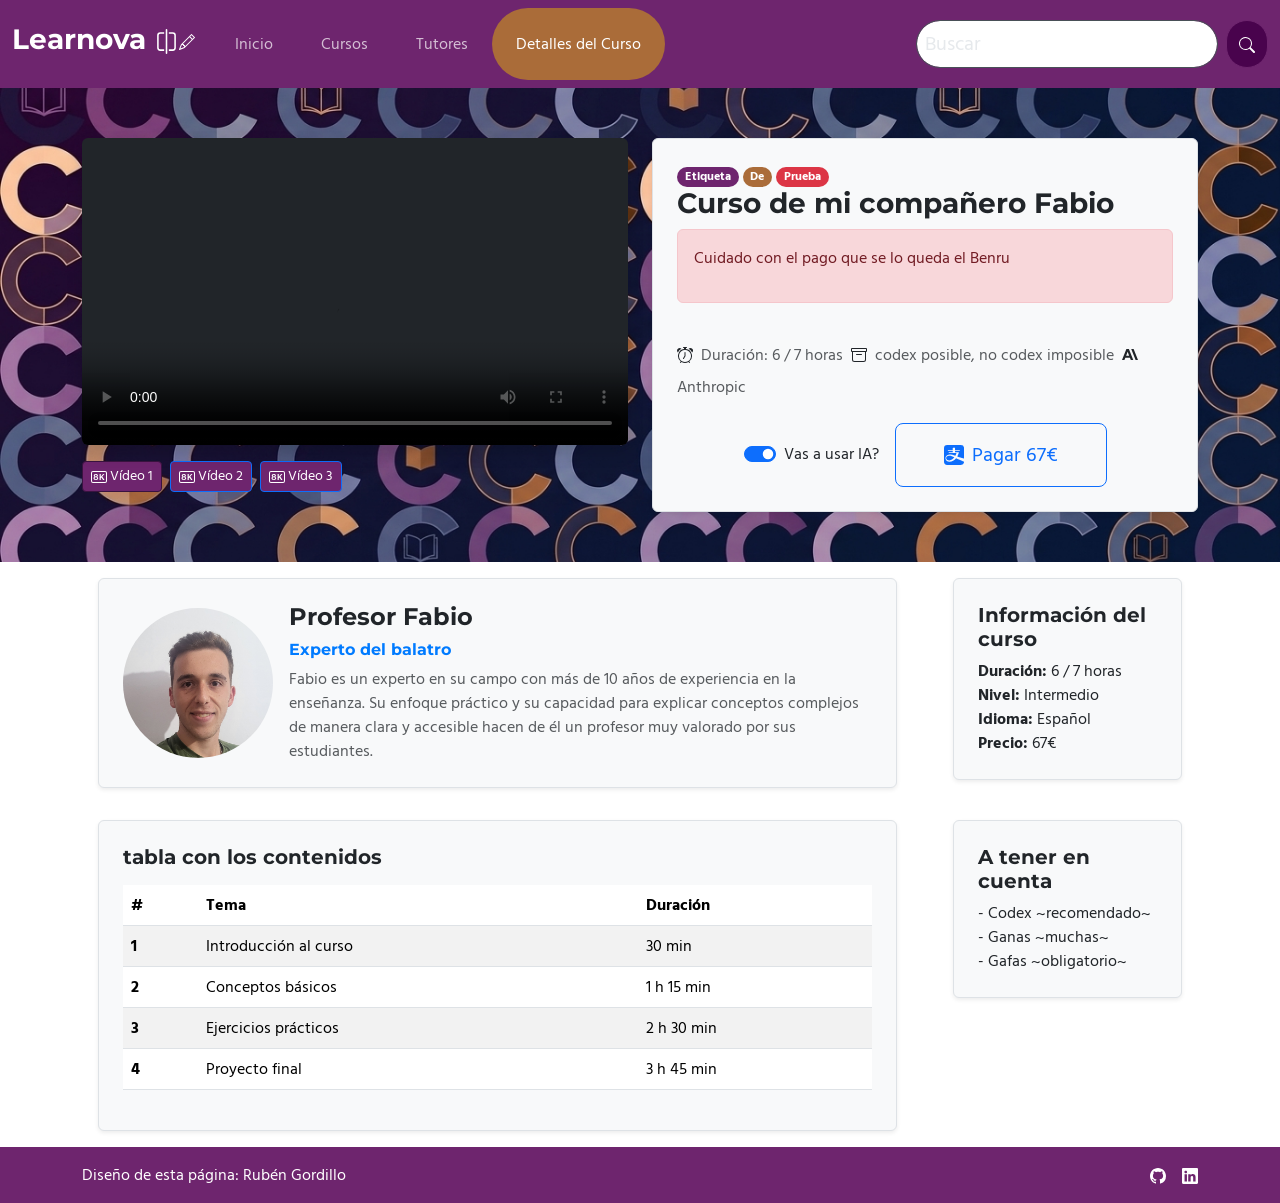
<file: detallesCursos.html>
<!DOCTYPE html>
<html lang="es">

<head>
    <meta charset="UTF-8">
    <meta name="viewport" content="width=device-width, initial-scale=1.0">
    <title>Detalles del Curso</title>

    <!-- Bootstrap CSS -->
    <link href="https://cdn.jsdelivr.net/npm/bootstrap@5.3.8/dist/css/bootstrap.min.css" rel="stylesheet"
        integrity="sha384-sRIl4kxILFvY47J16cr9ZwB07vP4J8+LH7qKQnuqkuIAvNWLzeN8tE5YBujZqJLB" crossorigin="anonymous" />

    <!-- Bootstrap Icons -->
    <link rel="stylesheet" href="https://cdn.jsdelivr.net/npm/bootstrap-icons@1.11.3/font/bootstrap-icons.min.css" />

    <!-- Google Fonts -->
    <link rel="preconnect" href="https://fonts.googleapis.com" />
    <link rel="preconnect" href="https://fonts.gstatic.com" crossorigin />
    <link
        href="https://fonts.googleapis.com/css2?family=Hind+Madurai:wght@400;500;600;700&family=Lora:ital,wght@0,400;0,500;0,600;0,700;1,400;1,500&family=Montserrat:wght@400;500;600;700;800&display=swap"
        rel="stylesheet" />

    <!-- Estilos propios (después de Bootstrap para poder sobrescribirlo) -->
    <link href="css/estilos.css" rel="stylesheet" />

    <!-- Bootstrap JS -->
    <script src="https://cdn.jsdelivr.net/npm/bootstrap@5.3.8/dist/js/bootstrap.bundle.min.js"
        integrity="sha384-FKyoEForCGlyvwx9Hj09JcYn3nv7wiPVlz7YYwJrWVcXK/BmnVDxM+D2scQbITxI" crossorigin="anonymous"
        defer></script>
</head>

<body class="min-vh-100 d-flex flex-column">
    <header class="sticky-top">
        <nav class="navbar navbar-expand-lg bg-primary" data-bs-theme="dark">
            <div class="container-fluid">
                <a class="navbar-brand" href="index.html">
                    <h3 class="text-white">Learnova <svg xmlns="http://www.w3.org/2000/svg" width="25" height="25"
                            fill="currentColor" class="bi bi-vr" viewBox="0 0 16 16">
                            <path
                                d="M3 12V4a1 1 0 0 1 1-1h2.5V2H4a2 2 0 0 0-2 2v8a2 2 0 0 0 2 2h2.5v-1H4a1 1 0 0 1-1-1m6.5 1v1H12a2 2 0 0 0 2-2V4a2 2 0 0 0-2-2H9.5v1H12a1 1 0 0 1 1 1v8a1 1 0 0 1-1 1zM8 16a.5.5 0 0 1-.5-.5V.5a.5.5 0 0 1 1 0v15a.5.5 0 0 1-.5.5" />
                        </svg><svg xmlns="http://www.w3.org/2000/svg" width="16" height="16" fill="currentColor"
                            class="bi bi-pencil" viewBox="0 0 16 16">
                            <path
                                d="M12.146.146a.5.5 0 0 1 .708 0l3 3a.5.5 0 0 1 0 .708l-10 10a.5.5 0 0 1-.168.11l-5 2a.5.5 0 0 1-.65-.65l2-5a.5.5 0 0 1 .11-.168zM11.207 2.5 13.5 4.793 14.793 3.5 12.5 1.207zm1.586 3L10.5 3.207 4 9.707V10h.5a.5.5 0 0 1 .5.5v.5h.5a.5.5 0 0 1 .5.5v.5h.293zm-9.761 5.175-.106.106-1.528 3.821 3.821-1.528.106-.106A.5.5 0 0 1 5 12.5V12h-.5a.5.5 0 0 1-.5-.5V11h-.5a.5.5 0 0 1-.468-.325" />
                        </svg></h3>
                </a>
                <button class="navbar-toggler" type="button" data-bs-toggle="collapse"
                    data-bs-target="#navbarSupportedContent" aria-controls="navbarSupportedContent"
                    aria-expanded="false" aria-label="Toggle navigation">
                    <span class="navbar-toggler-icon"></span>
                </button>
                <div class="collapse navbar-collapse" id="navbarSupportedContent">
                    <ul class="navbar-nav nav-pills me-auto mb-2 mb-lg-0">
                        <li class="nav-item">
                            <a class="nav-link p-4" aria-current="page" href="index.html">Inicio</a>
                        </li>
                        <li class="nav-item">
                            <a class="nav-link p-4 rounded-pill" href="cursos.html">Cursos</a>
                        </li>
                        <li class="nav-item">
                            <a class="nav-link p-4" aria-current="page" href="tutores.html">Tutores</a>
                        </li>
                        <li class="nav-item">
                            <a class="nav-link active p-4 rounded-pill" aria-current="page" href="detallesCursos.html">Detalles del
                                Curso</a>
                        </li>

                    </ul>
                    <form class="d-flex col-lg-4" role="search">
                        <input class="form-control flex-grow-1 p-2 me-2 bg-white rounded-pill fs-5" type="search"
                            placeholder="Buscar" aria-label="Buscar" />
                        <button class="btn btn-primary rounded-pill" type="submit">
                            <svg xmlns="http://www.w3.org/2000/svg" width="16" height="16" fill="currentColor"
                                class="bi bi-search" viewBox="0 0 16 16">
                                <path
                                    d="M11.742 10.344a6.5 6.5 0 1 0-1.397 1.398h-.001q.044.06.098.115l3.85 3.85a1 1 0 0 0 1.415-1.414l-3.85-3.85a1 1 0 0 0-.115-.1zM12 6.5a5.5 5.5 0 1 1-11 0 5.5 5.5 0 0 1 11 0" />
                            </svg>
                        </button>
                    </form>
                </div>
            </div>
        </nav>
    </header>

    <div class="d-flex justify-content-center"
        style="background: url('img/Gemini_Generated_Image_cpaglwcpaglwcpag.jpeg') no-repeat center center; background-size: cover; min-height: auto; padding: 50px 0;">
        <div class="container">
            <div class="row g-4">

                <!-- Vídeo y botones para cambiar el video-->
                <div class="col-12 col-md-6 col-xl-6">

                    <!-- Reproductor de vídeo -->
                    <div class="ratio ratio-16x9 shadow rounded overflow-hidden bg-dark">
                        <video id="mainVideo" controls
                            poster="https://via.placeholder.com/800x450?text=Cargando+Vídeo...">
                            <source id="videoSource" src="https://www.w3schools.com/html/mov_bbb.mp4" type="video/mp4">
                            Tu navegador no soporta la etiqueta de vídeo.
                        </video>
                    </div>

                    <!-- Menú de botones debajo a la izquierda -->
                    <div class="d-flex flex-wrap gap-2 mt-3" id="videoButtonMenu">
                        <button type="button" class="btn btn-primary btn-sm active bg-primary text-white"
                            onclick="changeVideo('https://www.w3schools.com/html/mov_bbb.mp4', this)">
                            <svg xmlns="http://www.w3.org/2000/svg" width="16" height="16" fill="currentColor"
                                class="bi bi-badge-8k" viewBox="0 0 16 16">
                                <path
                                    d="M4.837 11.114c1.406 0 2.333-.725 2.333-1.766 0-.945-.712-1.38-1.256-1.49v-.053c.496-.15 1.02-.55 1.02-1.331 0-.914-.831-1.587-2.084-1.587-1.257 0-2.087.673-2.087 1.587 0 .773.51 1.177 1.02 1.331v.053c-.546.11-1.258.54-1.258 1.494 0 1.042.906 1.762 2.312 1.762m.013-3.643c-.545 0-.95-.356-.95-.866s.405-.852.95-.852.945.343.945.852c0 .51-.4.866-.945.866m0 2.786c-.65 0-1.142-.395-1.142-.984S4.2 8.28 4.85 8.28c.646 0 1.143.404 1.143.993s-.497.984-1.143.984M13.408 5h-1.306L9.835 7.685h-.057V5H8.59v5.998h1.187V9.075l.615-.699 1.679 2.623H13.5l-2.232-3.414z" />
                                <path
                                    d="M14 3a1 1 0 0 1 1 1v8a1 1 0 0 1-1 1H2a1 1 0 0 1-1-1V4a1 1 0 0 1 1-1zM2 2a2 2 0 0 0-2 2v8a2 2 0 0 0 2 2h12a2 2 0 0 0 2-2V4a2 2 0 0 0-2-2z" />
                            </svg>
                            Vídeo 1
                        </button>
                        <button type="button" class="btn btn-outline-primary btn-sm bg-primary text-white"
                            onclick="changeVideo('https://www.w3schools.com/html/movie.mp4', this)">
                            <svg xmlns="http://www.w3.org/2000/svg" width="16" height="16" fill="currentColor"
                                class="bi bi-badge-8k" viewBox="0 0 16 16">
                                <path
                                    d="M4.837 11.114c1.406 0 2.333-.725 2.333-1.766 0-.945-.712-1.38-1.256-1.49v-.053c.496-.15 1.02-.55 1.02-1.331 0-.914-.831-1.587-2.084-1.587-1.257 0-2.087.673-2.087 1.587 0 .773.51 1.177 1.02 1.331v.053c-.546.11-1.258.54-1.258 1.494 0 1.042.906 1.762 2.312 1.762m.013-3.643c-.545 0-.95-.356-.95-.866s.405-.852.95-.852.945.343.945.852c0 .51-.4.866-.945.866m0 2.786c-.65 0-1.142-.395-1.142-.984S4.2 8.28 4.85 8.28c.646 0 1.143.404 1.143.993s-.497.984-1.143.984M13.408 5h-1.306L9.835 7.685h-.057V5H8.59v5.998h1.187V9.075l.615-.699 1.679 2.623H13.5l-2.232-3.414z" />
                                <path
                                    d="M14 3a1 1 0 0 1 1 1v8a1 1 0 0 1-1 1H2a1 1 0 0 1-1-1V4a1 1 0 0 1 1-1zM2 2a2 2 0 0 0-2 2v8a2 2 0 0 0 2 2h12a2 2 0 0 0 2-2V4a2 2 0 0 0-2-2z" />
                            </svg>
                            Vídeo 2
                        </button>
                        <button type="button" class="btn btn-outline-primary btn-sm bg-primary text-white"
                            onclick="changeVideo('https://www.w3schools.com/html/mov_bbb.mp4', this)">
                            <svg xmlns="http://www.w3.org/2000/svg" width="16" height="16" fill="currentColor"
                                class="bi bi-badge-8k" viewBox="0 0 16 16">
                                <path
                                    d="M4.837 11.114c1.406 0 2.333-.725 2.333-1.766 0-.945-.712-1.38-1.256-1.49v-.053c.496-.15 1.02-.55 1.02-1.331 0-.914-.831-1.587-2.084-1.587-1.257 0-2.087.673-2.087 1.587 0 .773.51 1.177 1.02 1.331v.053c-.546.11-1.258.54-1.258 1.494 0 1.042.906 1.762 2.312 1.762m.013-3.643c-.545 0-.95-.356-.95-.866s.405-.852.95-.852.945.343.945.852c0 .51-.4.866-.945.866m0 2.786c-.65 0-1.142-.395-1.142-.984S4.2 8.28 4.85 8.28c.646 0 1.143.404 1.143.993s-.497.984-1.143.984M13.408 5h-1.306L9.835 7.685h-.057V5H8.59v5.998h1.187V9.075l.615-.699 1.679 2.623H13.5l-2.232-3.414z" />
                                <path
                                    d="M14 3a1 1 0 0 1 1 1v8a1 1 0 0 1-1 1H2a1 1 0 0 1-1-1V4a1 1 0 0 1 1-1zM2 2a2 2 0 0 0-2 2v8a2 2 0 0 0 2 2h12a2 2 0 0 0 2-2V4a2 2 0 0 0-2-2z" />
                            </svg>
                            Vídeo 3
                        </button>
                    </div>
                </div>

                <!-- Panel de suscripción -->
                <div class="col-12 col-md-6 col-xl-6">
                    <div class="p-4 bg-light rounded border shadow-sm">
                        <!-- Pildoras de etiquetas -->
                        <span class="badge rounded-pill bg-primary">Etiqueta</span>
                        <span class="badge rounded-pill bg-secondary">De</span>
                        <span class="badge rounded-pill bg-danger">Prueba</span>

                        <h3>Curso de mi compañero Fabio</h3>
                        <div class="alert" role="alert"
                            style="background-color: #f8d7da; color: #721c24; border-color: #f5c6cb;">
                            <p>Cuidado con el pago que se lo queda el Benru</p>
                        </div> <br>

                        <!-- Texto con iconos -->
                        <div class="d-flex flex-wrap align-items-center gap-2">
                            <svg xmlns="http://www.w3.org/2000/svg" width="16" height="16" fill="currentColor"
                                class="bi bi-alarm" viewBox="0 0 16 16">
                                <path
                                    d="M8.5 5.5a.5.5 0 0 0-1 0v3.362l-1.429 2.38a.5.5 0 1 0 .858.515l1.5-2.5A.5.5 0 0 0 8.5 9z" />
                                <path
                                    d="M6.5 0a.5.5 0 0 0 0 1H7v1.07a7.001 7.001 0 0 0-3.273 12.474l-.602.602a.5.5 0 0 0 .707.708l.746-.746A6.97 6.97 0 0 0 8 16a6.97 6.97 0 0 0 3.422-.892l.746.746a.5.5 0 0 0 .707-.708l-.601-.602A7.001 7.001 0 0 0 9 2.07V1h.5a.5.5 0 0 0 0-1zm1.038 3.018a6 6 0 0 1 .924 0 6 6 0 1 1-.924 0M0 3.5c0 .753.333 1.429.86 1.887A8.04 8.04 0 0 1 4.387 1.86 2.5 2.5 0 0 0 0 3.5M13.5 1c-.753 0-1.429.333-1.887.86a8.04 8.04 0 0 1 3.527 3.527A2.5 2.5 0 0 0 13.5 1" />
                            </svg>
                            <p class="text-muted mb-0">Duración: 6 / 7 horas</p>

                            <svg xmlns="http://www.w3.org/2000/svg" width="16" height="16" fill="currentColor"
                                class="bi bi-archive" viewBox="0 0 16 16">
                                <path
                                    d="M0 2a1 1 0 0 1 1-1h14a1 1 0 0 1 1 1v2a1 1 0 0 1-1 1v7.5a2.5 2.5 0 0 1-2.5 2.5h-9A2.5 2.5 0 0 1 1 12.5V5a1 1 0 0 1-1-1zm2 3v7.5A1.5 1.5 0 0 0 3.5 14h9a1.5 1.5 0 0 0 1.5-1.5V5zm13-3H1v2h14zM5 7.5a.5.5 0 0 1 .5-.5h5a.5.5 0 0 1 0 1h-5a.5.5 0 0 1-.5-.5" />
                            </svg>
                            <p class="text-muted mb-0">codex posible, no codex imposible</p>

                            <svg xmlns="http://www.w3.org/2000/svg" width="16" height="16" fill="currentColor"
                                class="bi bi-anthropic" viewBox="0 0 16 16">
                                <path fill-rule="evenodd"
                                    d="M9.218 2h2.402L16 12.987h-2.402zM4.379 2h2.512l4.38 10.987H8.82l-.895-2.308h-4.58l-.896 2.307H0L4.38 2.001zm2.755 6.64L5.635 4.777 4.137 8.64z" />
                            </svg>
                            <p class="text-muted mb-0">Anthropic</p>
                        </div>

                        <!-- Botón con redirección -->
                        <div class="d-flex justify-content-center mt-4">
                            <div class="form-check form-switch d-flex align-items-center gap-2 me-3">
                                <input class="form-check-input mt-0" type="checkbox" role="switch" id="switchprimary"
                                    checked>
                                <label class="form-check-label" for="switchprimary">Vas a usar IA?</label>
                            </div>
                            <a class="btn btn-outline-primary btn-lg d-inline-flex align-items-center gap-2 px-5 py-3"
                                href="https://youtu.be/oHg5SJYRHA0?si=5kgxPYtfm3Wjll1-">
                                <svg xmlns="http://www.w3.org/2000/svg" width="20" height="20" fill="currentColor"
                                    class="bi bi-alipay" viewBox="0 0 16 16">
                                    <path
                                        d="M2.541 0H13.5a2.55 2.55 0 0 1 2.54 2.563v8.297c-.006 0-.531-.046-2.978-.813-.412-.14-.916-.327-1.479-.536q-.456-.17-.957-.353a13 13 0 0 0 1.325-3.373H8.822V4.649h3.831v-.634h-3.83V2.121H7.26c-.274 0-.274.273-.274.273v1.621H3.11v.634h3.875v1.136h-3.2v.634H9.99c-.227.789-.532 1.53-.894 2.202-2.013-.67-4.161-1.212-5.51-.878-.864.214-1.42.597-1.746.998-1.499 1.84-.424 4.633 2.741 4.633 1.872 0 3.675-1.053 5.072-2.787 2.08 1.008 6.37 2.738 6.387 2.745v.105A2.55 2.55 0 0 1 13.5 16H2.541A2.55 2.55 0 0 1 0 13.437V2.563A2.55 2.55 0 0 1 2.541 0" />
                                    <path
                                        d="M2.309 9.27c-1.22 1.073-.49 3.034 1.978 3.034 1.434 0 2.868-.925 3.994-2.406-1.602-.789-2.959-1.353-4.425-1.207-.397.04-1.14.217-1.547.58Z" />
                                </svg>
                                <span>Pagar 67€</span>
                            </a>
                        </div>
                    </div>
                </div>
            </div>
        </div>
    </div>

    <div class="container">
        <div class="row d-flex justify-content-center">

            <!-- informacion del tutor -->
            <div class="col-12 col-md-8 col-xl-9">
                <div class="p-4 bg-light rounded border shadow-sm m-3">
                    <div class="d-flex align-items-center gap-3">
                        <img src="img/imgTutor1.png" alt="Profesor Fabio" class="img-fluid rounded-circle flex-shrink-0"
                            style="width: 150px; height: 150px; object-fit: cover;">
                        <div>
                            <h4>Profesor Fabio</h4>
                            <h6 style="color: #007bff;">Experto del balatro</h6>
                            <p class="text-muted mb-0">Fabio es un experto en su campo con más de 10 años de experiencia
                                en
                                la enseñanza. Su enfoque práctico y su capacidad para explicar conceptos complejos de
                                manera
                                clara y accesible hacen de él un profesor muy valorado por sus estudiantes.</p>
                        </div>
                    </div>
                </div>
            </div>

            <!-- lista con información del curso -->
            <div class="col-12 col-md-4 col-xl-3">
                <div class="p-4 bg-light rounded border shadow-sm m-3">
                    <h5>Información del curso</h5>
                    <ul class="list-unstyled mb-0">
                        <li><strong>Duración:</strong> 6 / 7 horas</li>
                        <li><strong>Nivel:</strong> Intermedio</li>
                        <li><strong>Idioma:</strong> Español</li>
                        <li><strong>Precio:</strong> 67€</li>
                    </ul>
                </div>
            </div>
        </div>

        <div class="row d-flex justify-content-center">

            <!-- descripción del curso -->
            <div class="col-12 col-md-12 col-xl-9">
                <div class=" bg-light rounded border shadow-sm m-3 p-4">
                    <h5 class="card-title pb-3">tabla con los contenidos</h5>
                    <table class="table table-striped">
                        <thead>
                            <tr>
                                <th scope="col">#</th>
                                <th scope="col">Tema</th>
                                <th scope="col">Duración</th>
                            </tr>
                        </thead>
                        <tbody>
                            <tr>
                                <th scope="row">1</th>
                                <td>Introducción al curso</td>
                                <td>30 min</td>
                            </tr>
                            <tr>
                                <th scope="row">2</th>
                                <td>Conceptos básicos</td>
                                <td>1 h 15 min</td>
                            </tr>
                            <tr>
                                <th scope="row">3</th>
                                <td>Ejercicios prácticos</td>
                                <td>2 h 30 min</td>
                            </tr>
                            <tr>
                                <th scope="row">4</th>
                                <td>Proyecto final</td>
                                <td>3 h 45 min</td>
                            </tr>
                        </tbody>
                    </table>
                </div>
            </div>
            <div class="col-12 col-md-12 col-xl-3">
                <div class="p-4 bg-light rounded border shadow-sm m-3">
                    <h5>A tener en cuenta</h5>
                    <ul class="list-unstyled mb-0">
                        <li>- Codex ~recomendado~ </li>
                        <li>- Ganas ~muchas~ </li>
                        <li>- Gafas ~obligatorio~ </li>
                    </ul>
                </div>
            </div>
        </div>
    </div>

    <!-- Footer -->
    <footer class="bg-primary text-white text-center py-3 mb-0 mt-auto">
        <div class="container d-flex justify-content-between align-items-center">
            <p class="mb-0">Diseño de esta página: Rubén Gordillo</p>
            <!-- AÑADIDO: iconos de redes sociales -->
            <div class="d-flex gap-3">
                <a href="https://github.com/lol1404/proyecto-eLearning.git" class="text-white" aria-label="GitHub">
                    <svg xmlns="http://www.w3.org/2000/svg" width="16" height="16" fill="currentColor"
                        class="bi bi-github" viewBox="0 0 16 16">
                        <path
                            d="M8 0C3.58 0 0 3.58 0 8c0 3.54 2.29 6.53 5.47 7.59.4.07.55-.17.55-.38 0-.19-.01-.82-.01-1.49-2.01.37-2.53-.49-2.69-.94-.09-.23-.48-.94-.82-1.13-.28-.15-.68-.52-.01-.53.63-.01 1.08.58 1.23.82.72 1.21 1.87.87 2.33.66.07-.52.28-.87.51-1.07-1.78-.2-3.64-.89-3.64-3.95 0-.87.31-1.59.82-2.15-.08-.2-.36-1.02.08-2.12 0 0 .67-.21 2.2.82.64-.18 1.32-.27 2-.27s1.36.09 2 .27c1.53-1.04 2.2-.82 2.2-.82.44 1.1.16 1.92.08 2.12.51.56.82 1.27.82 2.15 0 3.07-1.87 3.75-3.65 3.95.29.25.54.73.54 1.48 0 1.07-.01 1.93-.01 2.2 0 .21.15.46.55.38A8.01 8.01 0 0 0 16 8c0-4.42-3.58-8-8-8" />
                    </svg></a>
                <a href="https://www.linkedin.com/in/jos%C3%A9-manuel-gamarro-barrero-0b9381294/" class="text-white"
                    aria-label="LinkedIn">
                    <svg xmlns="http://www.w3.org/2000/svg" width="16" height="16" fill="currentColor"
                        class="bi bi-linkedin" viewBox="0 0 16 16">
                        <path
                            d="M0 1.146C0 .513.526 0 1.175 0h13.65C15.474 0 16 .513 16 1.146v13.708c0 .633-.526 1.146-1.175 1.146H1.175C.526 16 0 15.487 0 14.854zm4.943 12.248V6.169H2.542v7.225zm-1.2-8.212c.837 0 1.358-.554 1.358-1.248-.015-.709-.52-1.248-1.342-1.248S2.4 3.226 2.4 3.934c0 .694.521 1.248 1.327 1.248zm4.908 8.212V9.359c0-.216.016-.432.08-.586.173-.431.568-.878 1.232-.878.869 0 1.216.662 1.216 1.634v3.865h2.401V9.25c0-2.22-1.184-3.252-2.764-3.252-1.274 0-1.845.7-2.165 1.193v.025h-.016l.016-.025V6.169h-2.4c.03.678 0 7.225 0 7.225z" />
                    </svg>
                </a>
            </div>
        </div>
    </footer>

    <script>
        function changeVideo(videoUrl, btnElement) {
            const video = document.getElementById('mainVideo');
            const source = document.getElementById('videoSource');

            source.src = videoUrl;
            video.load();
            video.play();

            const buttons = document.querySelectorAll('#videoButtonMenu button');
            buttons.forEach(btn => {
                btn.classList.remove('btn-primary', 'active');
                btn.classList.add('btn-outline-primary');
            });

            btnElement.classList.remove('btn-outline-primary');
            btnElement.classList.add('btn-primary', 'active');
        }
    </script>

</body>

</html>
</file>
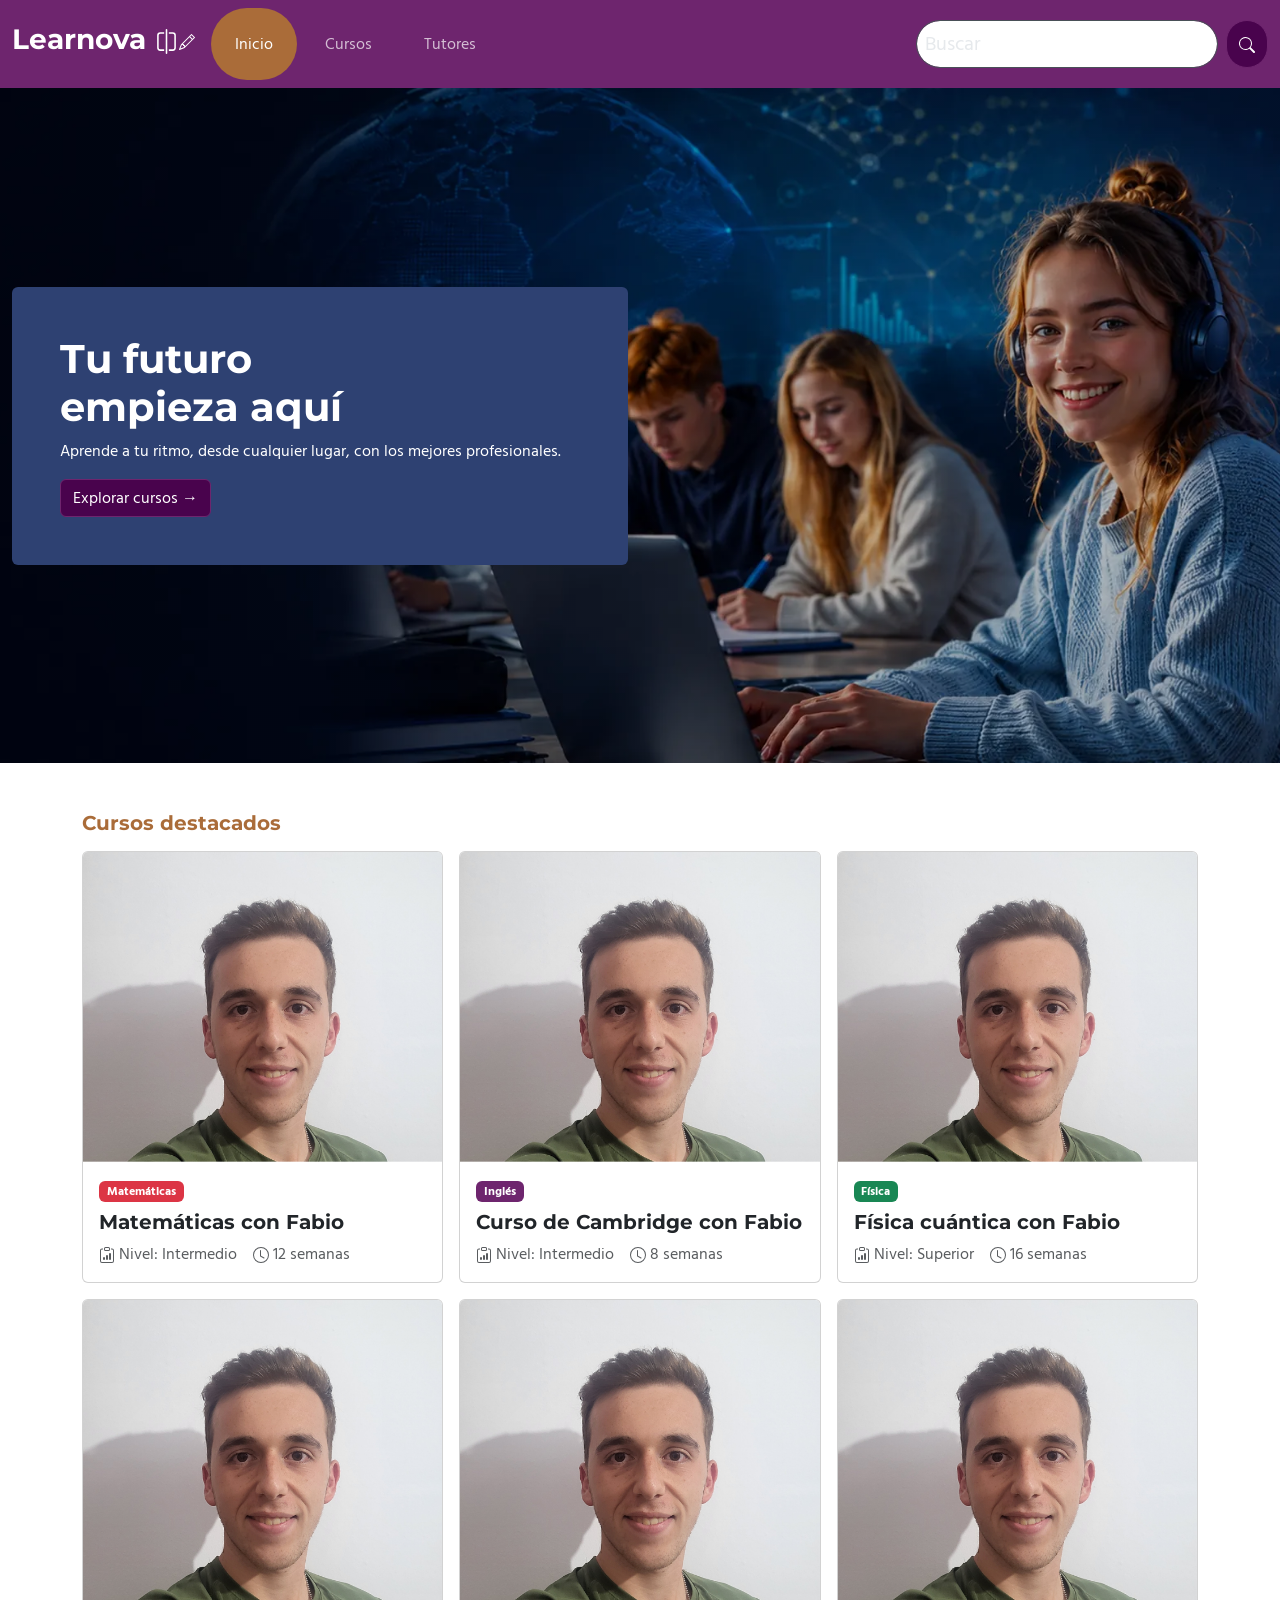
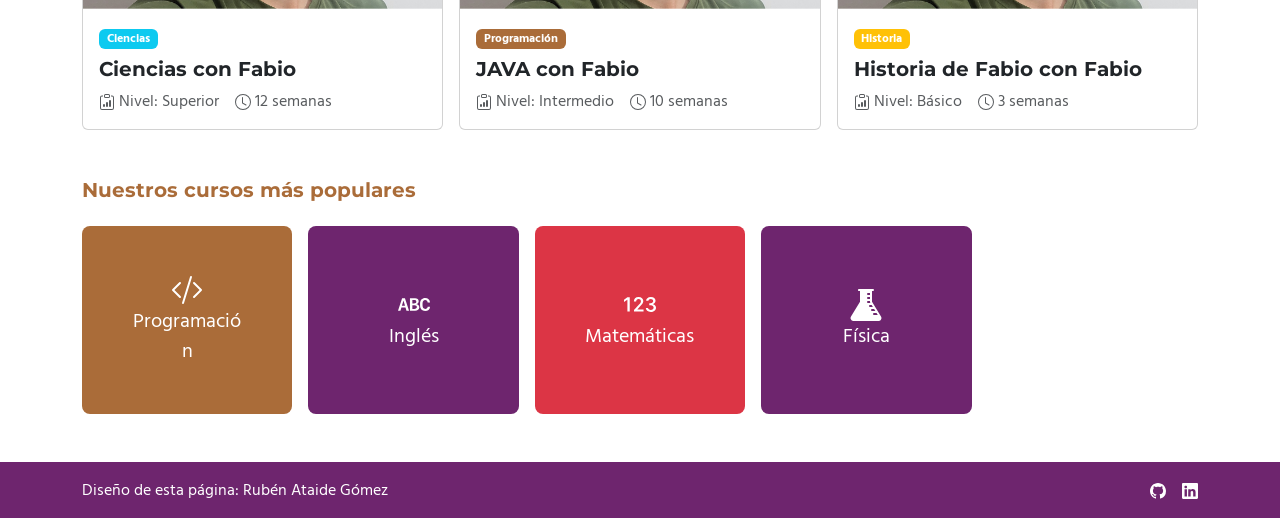
<file: Landing_Page.html>
<!DOCTYPE html>
<html lang="es" class="overflow-x-hidden">

<head>
    <meta charset="UTF-8">
    <meta name="viewport" content="width=device-width, initial-scale=1.0">
    <title>Página de inicio</title>
    <link href="https://cdn.jsdelivr.net/npm/bootstrap@5.3.8/dist/css/bootstrap.min.css" rel="stylesheet"
        integrity="sha384-sRIl4kxILFvY47J16cr9ZwB07vP4J8+LH7qKQnuqkuIAvNWLzeN8tE5YBujZqJLB" crossorigin="anonymous" />
    <link href="css/estilos.css" rel="stylesheet" />
    <link rel="preconnect" href="https://fonts.googleapis.com">
    <link rel="preconnect" href="https://fonts.gstatic.com" crossorigin>
    <link
        href="https://fonts.googleapis.com/css2?family=Hind+Madurai:wght@400;500;600;700&family=Lora:ital,wght@0,400;0,500;0,600;0,700;1,400;1,500&family=Montserrat:wght@400;500;600;700;800&display=swap"
        rel="stylesheet">
    <script src="https://cdn.jsdelivr.net/npm/bootstrap@5.3.8/dist/js/bootstrap.bundle.min.js"
        integrity="sha384-FKyoEForCGlyvwx9Hj09JcYn3nv7wiPVlz7YYwJrWVcXK/BmnVDxM+D2scQbITxI"
        crossorigin="anonymous"></script>
</head>

<body class="min-vh-100 d-flex flex-column overflow-x-hidden position-relative">

    <!-- NAVBAR: se colapsa en móvil/tablet (< lg) -->
    <nav class="navbar navbar-expand-lg bg-primary" data-bs-theme="dark">
        <div class="container-fluid">
            <a class="navbar-brand" href="#">
                <h3 class="text-white">Learnova <svg xmlns="http://www.w3.org/2000/svg" width="25" height="25"
                        fill="currentColor" class="bi bi-vr" viewBox="0 0 16 16">
                        <path
                            d="M3 12V4a1 1 0 0 1 1-1h2.5V2H4a2 2 0 0 0-2 2v8a2 2 0 0 0 2 2h2.5v-1H4a1 1 0 0 1-1-1m6.5 1v1H12a2 2 0 0 0 2-2V4a2 2 0 0 0-2-2H9.5v1H12a1 1 0 0 1 1 1v8a1 1 0 0 1-1 1zM8 16a.5.5 0 0 1-.5-.5V.5a.5.5 0 0 1 1 0v15a.5.5 0 0 1-.5.5" />
                    </svg><svg xmlns="http://www.w3.org/2000/svg" width="16" height="16" fill="currentColor"
                        class="bi bi-pencil" viewBox="0 0 16 16">
                        <path
                            d="M12.146.146a.5.5 0 0 1 .708 0l3 3a.5.5 0 0 1 0 .708l-10 10a.5.5 0 0 1-.168.11l-5 2a.5.5 0 0 1-.65-.65l2-5a.5.5 0 0 1 .11-.168zM11.207 2.5 13.5 4.793 14.793 3.5 12.5 1.207zm1.586 3L10.5 3.207 4 9.707V10h.5a.5.5 0 0 1 .5.5v.5h.5a.5.5 0 0 1 .5.5v.5h.293zm-9.761 5.175-.106.106-1.528 3.821 3.821-1.528.106-.106A.5.5 0 0 1 5 12.5V12h-.5a.5.5 0 0 1-.5-.5V11h-.5a.5.5 0 0 1-.468-.325" />
                    </svg></h3>
            </a>
            <button class="navbar-toggler" type="button" data-bs-toggle="collapse"
                data-bs-target="#navbarSupportedContent" aria-controls="navbarSupportedContent" aria-expanded="false"
                aria-label="Toggle navigation">
                <span class="navbar-toggler-icon"></span>
            </button>
            <div class="collapse navbar-collapse" id="navbarSupportedContent">
                <ul class="navbar-nav nav-pills me-auto mb-3 mb-lg-0 gap-lg-1">
                    <li class="nav-item">
                        <a class="nav-link active rounded-pill px-3 py-2 p-lg-4" aria-current="page"
                            href="Landing_Page.html">Inicio</a>
                    </li>
                    <li class="nav-item">
                        <a class="nav-link px-3 py-2 p-lg-4" href="cursos.html">Cursos</a>
                    </li>
                    <li class="nav-item">
                        <a class="nav-link px-3 py-2 p-lg-4" href="tutores.html">Tutores</a>
                    </li>
                </ul>
                <form class="d-flex col-lg-4 mt-2 mt-lg-0 pb-3 pb-lg-0" role="search">
                    <input class="form-control flex-grow-1 p-2 me-2 bg-white rounded-pill fs-5 w-auto" type="search"
                        placeholder="Buscar" aria-label="Buscar" />
                    <button class="btn btn-primary rounded-pill" type="submit">
                        <svg xmlns="http://www.w3.org/2000/svg" width="16" height="16" fill="currentColor"
                            class="bi bi-search" viewBox="0 0 16 16">
                            <path
                                d="M11.742 10.344a6.5 6.5 0 1 0-1.397 1.398h-.001q.044.06.098.115l3.85 3.85a1 1 0 0 0 1.415-1.414l-3.85-3.85a1 1 0 0 0-.115-.1zM12 6.5a5.5 5.5 0 1 1-11 0 5.5 5.5 0 0 1 11 0" />
                        </svg>
                    </button>
                </form>
            </div>
        </div>
    </nav>

    <!-- BANNER -->
    <section class="banner py-5">
        <div class="container-fluid">
            <div class="row align-items-center">
                <div class="col-12 col-md-9 col-lg-6">
                    <div class="banner-text p-4 p-lg-5 bg-azul rounded text-white text-center text-md-start">
                        <h1>
                            Tu futuro<br>
                            empieza aquí
                        </h1>
                        <p>
                            Aprende a tu ritmo, desde cualquier lugar,
                            con los mejores profesionales.
                        </p>
                        <a href="cursos.html" class="btn btn-primary">
                            Explorar cursos <span>→</span>
                        </a>
                    </div>
                </div>
            </div>
        </div>
    </section>

    <main class="container py-4 py-lg-5 flex-grow-1">

        <!-- CURSOS DESTACADOS -->
        <!-- Móvil y tablet (< lg): carrusel que avanza de uno en uno -->
        <div id="carouselMultiple" class="carousel slide d-lg-none">
            <div class="d-flex justify-content-between align-items-center mb-3">
                <h5 class="mb-0 text-naranja">Cursos destacados</h5>
                <div class="d-flex gap-3">
                    <button class="btn btn-link p-0" type="button" data-bs-target="#carouselMultiple"
                        data-bs-slide="prev" aria-label="Anterior">
                        <svg xmlns="http://www.w3.org/2000/svg" width="16" height="16" fill="orange"
                            class="bi bi-caret-left-square-fill" viewBox="0 0 16 16">
                            <path
                                d="M0 2a2 2 0 0 1 2-2h12a2 2 0 0 1 2 2v12a2 2 0 0 1-2 2H2a2 2 0 0 1-2-2zm10.5 10V4a.5.5 0 0 0-.832-.374l-4.5 4a.5.5 0 0 0 0 .748l4.5 4A.5.5 0 0 0 10.5 12" />
                        </svg>
                    </button>
                    <button class="btn btn-link p-0" type="button" data-bs-target="#carouselMultiple"
                        data-bs-slide="next" aria-label="Siguiente">
                        <svg xmlns="http://www.w3.org/2000/svg" width="16" height="16" fill="orange"
                            class="bi bi-caret-right-square-fill" viewBox="0 0 16 16">
                            <path
                                d="M0 2a2 2 0 0 1 2-2h12a2 2 0 0 1 2 2v12a2 2 0 0 1-2 2H2a2 2 0 0 1-2-2zm5.5 10a.5.5 0 0 0 .832.374l4.5-4a.5.5 0 0 0 0-.748l-4.5-4A.5.5 0 0 0 5.5 4z" />
                        </svg>
                    </button>
                </div>
            </div>
            <div class="carousel-inner pb-2">
                <div class="carousel-item active">
                    <div class="row justify-content-center">
                        <div class="col-12 col-md-8">
                            <div class="card h-100">
                                <img src="img/imgTutor1.png" class="card-img-top img-fluid" alt="Curso 1" />
                                <div class="card-body">
                                    <span class="badge bg-danger mb-2">Matemáticas</span>
                                    <h5 class="card-title">Matemáticas con Fabio</h5>
                                    <div class="text-muted d-flex flex-wrap gap-2 gap-lg-3">
                                        <span><svg xmlns="http://www.w3.org/2000/svg" width="16" height="16"
                                                fill="currentColor" class="bi bi-clipboard-data" viewBox="0 0 16 16">
                                                <path
                                                    d="M4 11a1 1 0 1 1 2 0v1a1 1 0 1 1-2 0zm6-4a1 1 0 1 1 2 0v5a1 1 0 1 1-2 0zM7 9a1 1 0 0 1 2 0v3a1 1 0 1 1-2 0z" />
                                                <path
                                                    d="M4 1.5H3a2 2 0 0 0-2 2V14a2 2 0 0 0 2 2h10a2 2 0 0 0 2-2V3.5a2 2 0 0 0-2-2h-1v1h1a1 1 0 0 1 1 1V14a1 1 0 0 1-1 1H3a1 1 0 0 1-1-1V3.5a1 1 0 0 1 1-1h1z" />
                                                <path
                                                    d="M9.5 1a.5.5 0 0 1 .5.5v1a.5.5 0 0 1-.5.5h-3a.5.5 0 0 1-.5-.5v-1a.5.5 0 0 1 .5-.5zm-3-1A1.5 1.5 0 0 0 5 1.5v1A1.5 1.5 0 0 0 6.5 4h3A1.5 1.5 0 0 0 11 2.5v-1A1.5 1.5 0 0 0 9.5 0z" />
                                            </svg> Nivel: Intermedio</span>
                                        <span><svg xmlns="http://www.w3.org/2000/svg" width="16" height="16"
                                                fill="currentColor" class="bi bi-clock" viewBox="0 0 16 16">
                                                <path
                                                    d="M8 3.5a.5.5 0 0 0-1 0V9a.5.5 0 0 0 .252.434l3.5 2a.5.5 0 0 0 .496-.868L8 8.71z" />
                                                <path
                                                    d="M8 16A8 8 0 1 0 8 0a8 8 0 0 0 0 16m7-8A7 7 0 1 1 1 8a7 7 0 0 1 14 0" />
                                            </svg> 12 semanas</span>
                                    </div>
                                </div>
                            </div>
                        </div>
                    </div>
                </div>
                <div class="carousel-item">
                    <div class="row justify-content-center">
                        <div class="col-12 col-md-8">
                            <div class="card h-100">
                                <img src="img/imgTutor1.png" class="card-img-top img-fluid" alt="Curso 2" />
                                <div class="card-body">
                                    <span class="badge bg-primary mb-2">Inglés</span>
                                    <h5 class="card-title">Curso de Cambridge con Fabio</h5>
                                    <div class="text-muted d-flex flex-wrap gap-2 gap-lg-3">
                                        <span><svg xmlns="http://www.w3.org/2000/svg" width="16" height="16"
                                                fill="currentColor" class="bi bi-clipboard-data" viewBox="0 0 16 16">
                                                <path
                                                    d="M4 11a1 1 0 1 1 2 0v1a1 1 0 1 1-2 0zm6-4a1 1 0 1 1 2 0v5a1 1 0 1 1-2 0zM7 9a1 1 0 0 1 2 0v3a1 1 0 1 1-2 0z" />
                                                <path
                                                    d="M4 1.5H3a2 2 0 0 0-2 2V14a2 2 0 0 0 2 2h10a2 2 0 0 0 2-2V3.5a2 2 0 0 0-2-2h-1v1h1a1 1 0 0 1 1 1V14a1 1 0 0 1-1 1H3a1 1 0 0 1-1-1V3.5a1 1 0 0 1 1-1h1z" />
                                                <path
                                                    d="M9.5 1a.5.5 0 0 1 .5.5v1a.5.5 0 0 1-.5.5h-3a.5.5 0 0 1-.5-.5v-1a.5.5 0 0 1 .5-.5zm-3-1A1.5 1.5 0 0 0 5 1.5v1A1.5 1.5 0 0 0 6.5 4h3A1.5 1.5 0 0 0 11 2.5v-1A1.5 1.5 0 0 0 9.5 0z" />
                                            </svg> Nivel: Intermedio</span>
                                        <span><svg xmlns="http://www.w3.org/2000/svg" width="16" height="16"
                                                fill="currentColor" class="bi bi-clock" viewBox="0 0 16 16">
                                                <path
                                                    d="M8 3.5a.5.5 0 0 0-1 0V9a.5.5 0 0 0 .252.434l3.5 2a.5.5 0 0 0 .496-.868L8 8.71z" />
                                                <path
                                                    d="M8 16A8 8 0 1 0 8 0a8 8 0 0 0 0 16m7-8A7 7 0 1 1 1 8a7 7 0 0 1 14 0" />
                                            </svg> 8 semanas</span>
                                    </div>
                                </div>
                            </div>
                        </div>
                    </div>
                </div>
                <div class="carousel-item">
                    <div class="row justify-content-center">
                        <div class="col-12 col-md-8">
                            <div class="card h-100">
                                <img src="img/imgTutor1.png" class="card-img-top img-fluid" alt="Curso 3" />
                                <div class="card-body">
                                    <span class="badge bg-success mb-2">Física</span>
                                    <h5 class="card-title">Física cuántica con Fabio</h5>
                                    <div class="text-muted d-flex flex-wrap gap-2 gap-lg-3">
                                        <span><svg xmlns="http://www.w3.org/2000/svg" width="16" height="16"
                                                fill="currentColor" class="bi bi-clipboard-data" viewBox="0 0 16 16">
                                                <path
                                                    d="M4 11a1 1 0 1 1 2 0v1a1 1 0 1 1-2 0zm6-4a1 1 0 1 1 2 0v5a1 1 0 1 1-2 0zM7 9a1 1 0 0 1 2 0v3a1 1 0 1 1-2 0z" />
                                                <path
                                                    d="M4 1.5H3a2 2 0 0 0-2 2V14a2 2 0 0 0 2 2h10a2 2 0 0 0 2-2V3.5a2 2 0 0 0-2-2h-1v1h1a1 1 0 0 1 1 1V14a1 1 0 0 1-1 1H3a1 1 0 0 1-1-1V3.5a1 1 0 0 1 1-1h1z" />
                                                <path
                                                    d="M9.5 1a.5.5 0 0 1 .5.5v1a.5.5 0 0 1-.5.5h-3a.5.5 0 0 1-.5-.5v-1a.5.5 0 0 1 .5-.5zm-3-1A1.5 1.5 0 0 0 5 1.5v1A1.5 1.5 0 0 0 6.5 4h3A1.5 1.5 0 0 0 11 2.5v-1A1.5 1.5 0 0 0 9.5 0z" />
                                            </svg> Nivel: Superior</span>
                                        <span><svg xmlns="http://www.w3.org/2000/svg" width="16" height="16"
                                                fill="currentColor" class="bi bi-clock" viewBox="0 0 16 16">
                                                <path
                                                    d="M8 3.5a.5.5 0 0 0-1 0V9a.5.5 0 0 0 .252.434l3.5 2a.5.5 0 0 0 .496-.868L8 8.71z" />
                                                <path
                                                    d="M8 16A8 8 0 1 0 8 0a8 8 0 0 0 0 16m7-8A7 7 0 1 1 1 8a7 7 0 0 1 14 0" />
                                            </svg> 16 semanas</span>
                                    </div>
                                </div>
                            </div>
                        </div>
                    </div>
                </div>
                <div class="carousel-item">
                    <div class="row justify-content-center">
                        <div class="col-12 col-md-8">
                            <div class="card h-100">
                                <img src="img/imgTutor1.png" class="card-img-top img-fluid" alt="Curso 4" />
                                <div class="card-body">
                                    <span class="badge bg-info mb-2">Ciencias</span>
                                    <h5 class="card-title">Ciencias con Fabio</h5>
                                    <div class="text-muted d-flex flex-wrap gap-2 gap-lg-3">
                                        <span><svg xmlns="http://www.w3.org/2000/svg" width="16" height="16"
                                                fill="currentColor" class="bi bi-clipboard-data" viewBox="0 0 16 16">
                                                <path
                                                    d="M4 11a1 1 0 1 1 2 0v1a1 1 0 1 1-2 0zm6-4a1 1 0 1 1 2 0v5a1 1 0 1 1-2 0zM7 9a1 1 0 0 1 2 0v3a1 1 0 1 1-2 0z" />
                                                <path
                                                    d="M4 1.5H3a2 2 0 0 0-2 2V14a2 2 0 0 0 2 2h10a2 2 0 0 0 2-2V3.5a2 2 0 0 0-2-2h-1v1h1a1 1 0 0 1 1 1V14a1 1 0 0 1-1 1H3a1 1 0 0 1-1-1V3.5a1 1 0 0 1 1-1h1z" />
                                                <path
                                                    d="M9.5 1a.5.5 0 0 1 .5.5v1a.5.5 0 0 1-.5.5h-3a.5.5 0 0 1-.5-.5v-1a.5.5 0 0 1 .5-.5zm-3-1A1.5 1.5 0 0 0 5 1.5v1A1.5 1.5 0 0 0 6.5 4h3A1.5 1.5 0 0 0 11 2.5v-1A1.5 1.5 0 0 0 9.5 0z" />
                                            </svg> Nivel: Superior</span>
                                        <span><svg xmlns="http://www.w3.org/2000/svg" width="16" height="16"
                                                fill="currentColor" class="bi bi-clock" viewBox="0 0 16 16">
                                                <path
                                                    d="M8 3.5a.5.5 0 0 0-1 0V9a.5.5 0 0 0 .252.434l3.5 2a.5.5 0 0 0 .496-.868L8 8.71z" />
                                                <path
                                                    d="M8 16A8 8 0 1 0 8 0a8 8 0 0 0 0 16m7-8A7 7 0 1 1 1 8a7 7 0 0 1 14 0" />
                                            </svg> 12 semanas</span>
                                    </div>
                                </div>
                            </div>
                        </div>
                    </div>
                </div>
                <div class="carousel-item">
                    <div class="row justify-content-center">
                        <div class="col-12 col-md-8">
                            <div class="card h-100">
                                <img src="img/imgTutor1.png" class="card-img-top img-fluid" alt="Curso 5" />
                                <div class="card-body">
                                    <span class="badge bg-secondary mb-2">Programación</span>
                                    <h5 class="card-title">JAVA con Fabio</h5>
                                    <div class="text-muted d-flex flex-wrap gap-2 gap-lg-3">
                                        <span><svg xmlns="http://www.w3.org/2000/svg" width="16" height="16"
                                                fill="currentColor" class="bi bi-clipboard-data" viewBox="0 0 16 16">
                                                <path
                                                    d="M4 11a1 1 0 1 1 2 0v1a1 1 0 1 1-2 0zm6-4a1 1 0 1 1 2 0v5a1 1 0 1 1-2 0zM7 9a1 1 0 0 1 2 0v3a1 1 0 1 1-2 0z" />
                                                <path
                                                    d="M4 1.5H3a2 2 0 0 0-2 2V14a2 2 0 0 0 2 2h10a2 2 0 0 0 2-2V3.5a2 2 0 0 0-2-2h-1v1h1a1 1 0 0 1 1 1V14a1 1 0 0 1-1 1H3a1 1 0 0 1-1-1V3.5a1 1 0 0 1 1-1h1z" />
                                                <path
                                                    d="M9.5 1a.5.5 0 0 1 .5.5v1a.5.5 0 0 1-.5.5h-3a.5.5 0 0 1-.5-.5v-1a.5.5 0 0 1 .5-.5zm-3-1A1.5 1.5 0 0 0 5 1.5v1A1.5 1.5 0 0 0 6.5 4h3A1.5 1.5 0 0 0 11 2.5v-1A1.5 1.5 0 0 0 9.5 0z" />
                                            </svg> Nivel: Intermedio</span>
                                        <span><svg xmlns="http://www.w3.org/2000/svg" width="16" height="16"
                                                fill="currentColor" class="bi bi-clock" viewBox="0 0 16 16">
                                                <path
                                                    d="M8 3.5a.5.5 0 0 0-1 0V9a.5.5 0 0 0 .252.434l3.5 2a.5.5 0 0 0 .496-.868L8 8.71z" />
                                                <path
                                                    d="M8 16A8 8 0 1 0 8 0a8 8 0 0 0 0 16m7-8A7 7 0 1 1 1 8a7 7 0 0 1 14 0" />
                                            </svg> 10 semanas</span>
                                    </div>
                                </div>
                            </div>
                        </div>
                    </div>
                </div>
                <div class="carousel-item">
                    <div class="row justify-content-center">
                        <div class="col-12 col-md-8">
                            <div class="card h-100">
                                <img src="img/imgTutor1.png" class="card-img-top img-fluid" alt="Curso 6" />
                                <div class="card-body">
                                    <span class="badge bg-warning mb-2">Historia</span>
                                    <h5 class="card-title">Historia de Fabio con Fabio</h5>
                                    <div class="text-muted d-flex flex-wrap gap-2 gap-lg-3">
                                        <span><svg xmlns="http://www.w3.org/2000/svg" width="16" height="16"
                                                fill="currentColor" class="bi bi-clipboard-data" viewBox="0 0 16 16">
                                                <path
                                                    d="M4 11a1 1 0 1 1 2 0v1a1 1 0 1 1-2 0zm6-4a1 1 0 1 1 2 0v5a1 1 0 1 1-2 0zM7 9a1 1 0 0 1 2 0v3a1 1 0 1 1-2 0z" />
                                                <path
                                                    d="M4 1.5H3a2 2 0 0 0-2 2V14a2 2 0 0 0 2 2h10a2 2 0 0 0 2-2V3.5a2 2 0 0 0-2-2h-1v1h1a1 1 0 0 1 1 1V14a1 1 0 0 1-1 1H3a1 1 0 0 1-1-1V3.5a1 1 0 0 1 1-1h1z" />
                                                <path
                                                    d="M9.5 1a.5.5 0 0 1 .5.5v1a.5.5 0 0 1-.5.5h-3a.5.5 0 0 1-.5-.5v-1a.5.5 0 0 1 .5-.5zm-3-1A1.5 1.5 0 0 0 5 1.5v1A1.5 1.5 0 0 0 6.5 4h3A1.5 1.5 0 0 0 11 2.5v-1A1.5 1.5 0 0 0 9.5 0z" />
                                            </svg> Nivel: Básico</span>
                                        <span><svg xmlns="http://www.w3.org/2000/svg" width="16" height="16"
                                                fill="currentColor" class="bi bi-clock" viewBox="0 0 16 16">
                                                <path
                                                    d="M8 3.5a.5.5 0 0 0-1 0V9a.5.5 0 0 0 .252.434l3.5 2a.5.5 0 0 0 .496-.868L8 8.71z" />
                                                <path
                                                    d="M8 16A8 8 0 1 0 8 0a8 8 0 0 0 0 16m7-8A7 7 0 1 1 1 8a7 7 0 0 1 14 0" />
                                            </svg> 3 semanas</span>
                                    </div>
                                </div>
                            </div>
                        </div>
                    </div>
                </div>
            </div>
            <div class="carousel-indicators carousel-indicators-custom position-static mt-3 mb-0">
                <button type="button" data-bs-target="#carouselMultiple" data-bs-slide-to="0" class="active bg-primary"
                    aria-label="Slide 1" aria-current="true"></button>
                <button type="button" data-bs-target="#carouselMultiple" data-bs-slide-to="1" class="bg-primary"
                    aria-label="Slide 2"></button>
                <button type="button" data-bs-target="#carouselMultiple" data-bs-slide-to="2" class="bg-primary"
                    aria-label="Slide 3"></button>
                <button type="button" data-bs-target="#carouselMultiple" data-bs-slide-to="3" class="bg-primary"
                    aria-label="Slide 4"></button>
                <button type="button" data-bs-target="#carouselMultiple" data-bs-slide-to="4" class="bg-primary"
                    aria-label="Slide 5"></button>
                <button type="button" data-bs-target="#carouselMultiple" data-bs-slide-to="5" class="bg-primary"
                    aria-label="Slide 6"></button>
            </div>
        </div>

        <!-- Ordenador (lg+): los 6 cursos a la vista, 3 por fila, sin desplazamiento -->
        <div class="d-none d-lg-block">
            <h5 class="mb-3 text-naranja">Cursos destacados</h5>
            <div class="row row-cols-3 g-3">
                <div class="col">
                    <div class="card h-100">
                        <img src="img/imgTutor1.png" class="card-img-top img-fluid" alt="Curso 1" />
                        <div class="card-body">
                            <span class="badge bg-danger mb-2">Matemáticas</span>
                            <h5 class="card-title">Matemáticas con Fabio</h5>
                            <div class="text-muted d-flex flex-wrap gap-2 gap-lg-3">
                                <span><svg xmlns="http://www.w3.org/2000/svg" width="16" height="16" fill="currentColor"
                                        class="bi bi-clipboard-data" viewBox="0 0 16 16">
                                        <path
                                            d="M4 11a1 1 0 1 1 2 0v1a1 1 0 1 1-2 0zm6-4a1 1 0 1 1 2 0v5a1 1 0 1 1-2 0zM7 9a1 1 0 0 1 2 0v3a1 1 0 1 1-2 0z" />
                                        <path
                                            d="M4 1.5H3a2 2 0 0 0-2 2V14a2 2 0 0 0 2 2h10a2 2 0 0 0 2-2V3.5a2 2 0 0 0-2-2h-1v1h1a1 1 0 0 1 1 1V14a1 1 0 0 1-1 1H3a1 1 0 0 1-1-1V3.5a1 1 0 0 1 1-1h1z" />
                                        <path
                                            d="M9.5 1a.5.5 0 0 1 .5.5v1a.5.5 0 0 1-.5.5h-3a.5.5 0 0 1-.5-.5v-1a.5.5 0 0 1 .5-.5zm-3-1A1.5 1.5 0 0 0 5 1.5v1A1.5 1.5 0 0 0 6.5 4h3A1.5 1.5 0 0 0 11 2.5v-1A1.5 1.5 0 0 0 9.5 0z" />
                                    </svg> Nivel: Intermedio</span>
                                <span><svg xmlns="http://www.w3.org/2000/svg" width="16" height="16" fill="currentColor"
                                        class="bi bi-clock" viewBox="0 0 16 16">
                                        <path
                                            d="M8 3.5a.5.5 0 0 0-1 0V9a.5.5 0 0 0 .252.434l3.5 2a.5.5 0 0 0 .496-.868L8 8.71z" />
                                        <path d="M8 16A8 8 0 1 0 8 0a8 8 0 0 0 0 16m7-8A7 7 0 1 1 1 8a7 7 0 0 1 14 0" />
                                    </svg> 12 semanas</span>
                            </div>
                        </div>
                    </div>
                </div>
                <div class="col">
                    <div class="card h-100">
                        <img src="img/imgTutor1.png" class="card-img-top img-fluid" alt="Curso 2" />
                        <div class="card-body">
                            <span class="badge bg-primary mb-2">Inglés</span>
                            <h5 class="card-title">Curso de Cambridge con Fabio</h5>
                            <div class="text-muted d-flex flex-wrap gap-2 gap-lg-3">
                                <span><svg xmlns="http://www.w3.org/2000/svg" width="16" height="16" fill="currentColor"
                                        class="bi bi-clipboard-data" viewBox="0 0 16 16">
                                        <path
                                            d="M4 11a1 1 0 1 1 2 0v1a1 1 0 1 1-2 0zm6-4a1 1 0 1 1 2 0v5a1 1 0 1 1-2 0zM7 9a1 1 0 0 1 2 0v3a1 1 0 1 1-2 0z" />
                                        <path
                                            d="M4 1.5H3a2 2 0 0 0-2 2V14a2 2 0 0 0 2 2h10a2 2 0 0 0 2-2V3.5a2 2 0 0 0-2-2h-1v1h1a1 1 0 0 1 1 1V14a1 1 0 0 1-1 1H3a1 1 0 0 1-1-1V3.5a1 1 0 0 1 1-1h1z" />
                                        <path
                                            d="M9.5 1a.5.5 0 0 1 .5.5v1a.5.5 0 0 1-.5.5h-3a.5.5 0 0 1-.5-.5v-1a.5.5 0 0 1 .5-.5zm-3-1A1.5 1.5 0 0 0 5 1.5v1A1.5 1.5 0 0 0 6.5 4h3A1.5 1.5 0 0 0 11 2.5v-1A1.5 1.5 0 0 0 9.5 0z" />
                                    </svg> Nivel: Intermedio</span>
                                <span><svg xmlns="http://www.w3.org/2000/svg" width="16" height="16" fill="currentColor"
                                        class="bi bi-clock" viewBox="0 0 16 16">
                                        <path
                                            d="M8 3.5a.5.5 0 0 0-1 0V9a.5.5 0 0 0 .252.434l3.5 2a.5.5 0 0 0 .496-.868L8 8.71z" />
                                        <path d="M8 16A8 8 0 1 0 8 0a8 8 0 0 0 0 16m7-8A7 7 0 1 1 1 8a7 7 0 0 1 14 0" />
                                    </svg> 8 semanas</span>
                            </div>
                        </div>
                    </div>
                </div>
                <div class="col">
                    <div class="card h-100">
                        <img src="img/imgTutor1.png" class="card-img-top img-fluid" alt="Curso 3" />
                        <div class="card-body">
                            <span class="badge bg-success mb-2">Física</span>
                            <h5 class="card-title">Física cuántica con Fabio</h5>
                            <div class="text-muted d-flex flex-wrap gap-2 gap-lg-3">
                                <span><svg xmlns="http://www.w3.org/2000/svg" width="16" height="16" fill="currentColor"
                                        class="bi bi-clipboard-data" viewBox="0 0 16 16">
                                        <path
                                            d="M4 11a1 1 0 1 1 2 0v1a1 1 0 1 1-2 0zm6-4a1 1 0 1 1 2 0v5a1 1 0 1 1-2 0zM7 9a1 1 0 0 1 2 0v3a1 1 0 1 1-2 0z" />
                                        <path
                                            d="M4 1.5H3a2 2 0 0 0-2 2V14a2 2 0 0 0 2 2h10a2 2 0 0 0 2-2V3.5a2 2 0 0 0-2-2h-1v1h1a1 1 0 0 1 1 1V14a1 1 0 0 1-1 1H3a1 1 0 0 1-1-1V3.5a1 1 0 0 1 1-1h1z" />
                                        <path
                                            d="M9.5 1a.5.5 0 0 1 .5.5v1a.5.5 0 0 1-.5.5h-3a.5.5 0 0 1-.5-.5v-1a.5.5 0 0 1 .5-.5zm-3-1A1.5 1.5 0 0 0 5 1.5v1A1.5 1.5 0 0 0 6.5 4h3A1.5 1.5 0 0 0 11 2.5v-1A1.5 1.5 0 0 0 9.5 0z" />
                                    </svg> Nivel: Superior</span>
                                <span><svg xmlns="http://www.w3.org/2000/svg" width="16" height="16" fill="currentColor"
                                        class="bi bi-clock" viewBox="0 0 16 16">
                                        <path
                                            d="M8 3.5a.5.5 0 0 0-1 0V9a.5.5 0 0 0 .252.434l3.5 2a.5.5 0 0 0 .496-.868L8 8.71z" />
                                        <path d="M8 16A8 8 0 1 0 8 0a8 8 0 0 0 0 16m7-8A7 7 0 1 1 1 8a7 7 0 0 1 14 0" />
                                    </svg> 16 semanas</span>
                            </div>
                        </div>
                    </div>
                </div>
                <div class="col">
                    <div class="card h-100">
                        <img src="img/imgTutor1.png" class="card-img-top img-fluid" alt="Curso 4" />
                        <div class="card-body">
                            <span class="badge bg-info mb-2">Ciencias</span>
                            <h5 class="card-title">Ciencias con Fabio</h5>
                            <div class="text-muted d-flex flex-wrap gap-2 gap-lg-3">
                                <span><svg xmlns="http://www.w3.org/2000/svg" width="16" height="16" fill="currentColor"
                                        class="bi bi-clipboard-data" viewBox="0 0 16 16">
                                        <path
                                            d="M4 11a1 1 0 1 1 2 0v1a1 1 0 1 1-2 0zm6-4a1 1 0 1 1 2 0v5a1 1 0 1 1-2 0zM7 9a1 1 0 0 1 2 0v3a1 1 0 1 1-2 0z" />
                                        <path
                                            d="M4 1.5H3a2 2 0 0 0-2 2V14a2 2 0 0 0 2 2h10a2 2 0 0 0 2-2V3.5a2 2 0 0 0-2-2h-1v1h1a1 1 0 0 1 1 1V14a1 1 0 0 1-1 1H3a1 1 0 0 1-1-1V3.5a1 1 0 0 1 1-1h1z" />
                                        <path
                                            d="M9.5 1a.5.5 0 0 1 .5.5v1a.5.5 0 0 1-.5.5h-3a.5.5 0 0 1-.5-.5v-1a.5.5 0 0 1 .5-.5zm-3-1A1.5 1.5 0 0 0 5 1.5v1A1.5 1.5 0 0 0 6.5 4h3A1.5 1.5 0 0 0 11 2.5v-1A1.5 1.5 0 0 0 9.5 0z" />
                                    </svg> Nivel: Superior</span>
                                <span><svg xmlns="http://www.w3.org/2000/svg" width="16" height="16" fill="currentColor"
                                        class="bi bi-clock" viewBox="0 0 16 16">
                                        <path
                                            d="M8 3.5a.5.5 0 0 0-1 0V9a.5.5 0 0 0 .252.434l3.5 2a.5.5 0 0 0 .496-.868L8 8.71z" />
                                        <path d="M8 16A8 8 0 1 0 8 0a8 8 0 0 0 0 16m7-8A7 7 0 1 1 1 8a7 7 0 0 1 14 0" />
                                    </svg> 12 semanas</span>
                            </div>
                        </div>
                    </div>
                </div>
                <div class="col">
                    <div class="card h-100">
                        <img src="img/imgTutor1.png" class="card-img-top img-fluid" alt="Curso 5" />
                        <div class="card-body">
                            <span class="badge bg-secondary mb-2">Programación</span>
                            <h5 class="card-title">JAVA con Fabio</h5>
                            <div class="text-muted d-flex flex-wrap gap-2 gap-lg-3">
                                <span><svg xmlns="http://www.w3.org/2000/svg" width="16" height="16" fill="currentColor"
                                        class="bi bi-clipboard-data" viewBox="0 0 16 16">
                                        <path
                                            d="M4 11a1 1 0 1 1 2 0v1a1 1 0 1 1-2 0zm6-4a1 1 0 1 1 2 0v5a1 1 0 1 1-2 0zM7 9a1 1 0 0 1 2 0v3a1 1 0 1 1-2 0z" />
                                        <path
                                            d="M4 1.5H3a2 2 0 0 0-2 2V14a2 2 0 0 0 2 2h10a2 2 0 0 0 2-2V3.5a2 2 0 0 0-2-2h-1v1h1a1 1 0 0 1 1 1V14a1 1 0 0 1-1 1H3a1 1 0 0 1-1-1V3.5a1 1 0 0 1 1-1h1z" />
                                        <path
                                            d="M9.5 1a.5.5 0 0 1 .5.5v1a.5.5 0 0 1-.5.5h-3a.5.5 0 0 1-.5-.5v-1a.5.5 0 0 1 .5-.5zm-3-1A1.5 1.5 0 0 0 5 1.5v1A1.5 1.5 0 0 0 6.5 4h3A1.5 1.5 0 0 0 11 2.5v-1A1.5 1.5 0 0 0 9.5 0z" />
                                    </svg> Nivel: Intermedio</span>
                                <span><svg xmlns="http://www.w3.org/2000/svg" width="16" height="16" fill="currentColor"
                                        class="bi bi-clock" viewBox="0 0 16 16">
                                        <path
                                            d="M8 3.5a.5.5 0 0 0-1 0V9a.5.5 0 0 0 .252.434l3.5 2a.5.5 0 0 0 .496-.868L8 8.71z" />
                                        <path d="M8 16A8 8 0 1 0 8 0a8 8 0 0 0 0 16m7-8A7 7 0 1 1 1 8a7 7 0 0 1 14 0" />
                                    </svg> 10 semanas</span>
                            </div>
                        </div>
                    </div>
                </div>
                <div class="col">
                    <div class="card h-100">
                        <img src="img/imgTutor1.png" class="card-img-top img-fluid" alt="Curso 6" />
                        <div class="card-body">
                            <span class="badge bg-warning mb-2">Historia</span>
                            <h5 class="card-title">Historia de Fabio con Fabio</h5>
                            <div class="text-muted d-flex flex-wrap gap-2 gap-lg-3">
                                <span><svg xmlns="http://www.w3.org/2000/svg" width="16" height="16" fill="currentColor"
                                        class="bi bi-clipboard-data" viewBox="0 0 16 16">
                                        <path
                                            d="M4 11a1 1 0 1 1 2 0v1a1 1 0 1 1-2 0zm6-4a1 1 0 1 1 2 0v5a1 1 0 1 1-2 0zM7 9a1 1 0 0 1 2 0v3a1 1 0 1 1-2 0z" />
                                        <path
                                            d="M4 1.5H3a2 2 0 0 0-2 2V14a2 2 0 0 0 2 2h10a2 2 0 0 0 2-2V3.5a2 2 0 0 0-2-2h-1v1h1a1 1 0 0 1 1 1V14a1 1 0 0 1-1 1H3a1 1 0 0 1-1-1V3.5a1 1 0 0 1 1-1h1z" />
                                        <path
                                            d="M9.5 1a.5.5 0 0 1 .5.5v1a.5.5 0 0 1-.5.5h-3a.5.5 0 0 1-.5-.5v-1a.5.5 0 0 1 .5-.5zm-3-1A1.5 1.5 0 0 0 5 1.5v1A1.5 1.5 0 0 0 6.5 4h3A1.5 1.5 0 0 0 11 2.5v-1A1.5 1.5 0 0 0 9.5 0z" />
                                    </svg> Nivel: Básico</span>
                                <span><svg xmlns="http://www.w3.org/2000/svg" width="16" height="16" fill="currentColor"
                                        class="bi bi-clock" viewBox="0 0 16 16">
                                        <path
                                            d="M8 3.5a.5.5 0 0 0-1 0V9a.5.5 0 0 0 .252.434l3.5 2a.5.5 0 0 0 .496-.868L8 8.71z" />
                                        <path d="M8 16A8 8 0 1 0 8 0a8 8 0 0 0 0 16m7-8A7 7 0 1 1 1 8a7 7 0 0 1 14 0" />
                                    </svg> 3 semanas</span>
                            </div>
                        </div>
                    </div>
                </div>
            </div>
        </div>

        <!-- CURSOS POPULARES: 2 cols (móvil), 3 (tablet), 5 (ordenador) -->
        <div class="mt-4 mt-lg-5">
            <h5 class="text-naranja">Nuestros cursos más populares</h5>
            <div class="row row-cols-2 row-cols-md-3 row-cols-lg-5 g-3 mt-1">
                <div class="col">
                    <a href="cursos.html"
                        class="bg-secondary h-100 p-3 p-md-4 p-lg-5 rounded-3 d-flex flex-column align-items-center justify-content-center text-decoration-none text-white">
                        <svg xmlns="http://www.w3.org/2000/svg" width="32" height="32" fill="currentColor"
                            class="bi bi-code-slash" viewBox="0 0 16 16">
                            <path
                                d="M10.478 1.647a.5.5 0 1 0-.956-.294l-4 13a.5.5 0 0 0 .956.294zM4.854 4.146a.5.5 0 0 1 0 .708L1.707 8l3.147 3.146a.5.5 0 0 1-.708.708l-3.5-3.5a.5.5 0 0 1 0-.708l3.5-3.5a.5.5 0 0 1 .708 0m6.292 0a.5.5 0 0 0 0 .708L14.293 8l-3.147 3.146a.5.5 0 0 0 .708.708l3.5-3.5a.5.5 0 0 0 0-.708l-3.5-3.5a.5.5 0 0 0-.708 0" />
                        </svg>
                        <span class="fs-5 text-center text-break">Programación</span>
                    </a>
                </div>
                <div class="col">
                    <a href="cursos.html"
                        class="bg-primary h-100 p-3 p-md-4 p-lg-5 rounded-3 d-flex flex-column align-items-center justify-content-center text-decoration-none text-white">
                        <svg xmlns="http://www.w3.org/2000/svg" width="32" height="32" fill="currentColor"
                            class="bi bi-alphabet-uppercase" viewBox="0 0 16 16">
                            <path
                                d="M1.226 10.88H0l2.056-6.26h1.42l2.047 6.26h-1.29l-.48-1.61H1.707l-.48 1.61ZM2.76 5.818h-.054l-.75 2.532H3.51zm3.217 5.062V4.62h2.56c1.09 0 1.808.582 1.808 1.54 0 .762-.444 1.22-1.05 1.372v.055c.736.074 1.365.587 1.365 1.528 0 1.119-.89 1.766-2.133 1.766zM7.18 5.55v1.675h.8c.812 0 1.171-.308 1.171-.853 0-.51-.328-.822-.898-.822zm0 2.537V9.95h.903c.951 0 1.342-.312 1.342-.909 0-.591-.382-.954-1.095-.954zm5.089-.711v.775c0 1.156.49 1.803 1.347 1.803.705 0 1.163-.454 1.212-1.096H16v.12C15.942 10.173 14.95 11 13.607 11c-1.648 0-2.573-1.073-2.573-2.849v-.78c0-1.775.934-2.871 2.573-2.871 1.347 0 2.34.849 2.393 2.087v.115h-1.172c-.05-.665-.516-1.156-1.212-1.156-.849 0-1.347.67-1.347 1.83" />
                        </svg>
                        <span class="fs-5 text-center text-break">Inglés</span>
                    </a>
                </div>
                <div class="col">
                    <a href="cursos.html"
                        class="bg-danger h-100 p-3 p-md-4 p-lg-5 rounded-3 d-flex flex-column align-items-center justify-content-center text-decoration-none text-white">
                        <svg xmlns="http://www.w3.org/2000/svg" width="32" height="32" fill="currentColor"
                            class="bi bi-123" viewBox="0 0 16 16">
                            <path
                                d="M2.873 11.297V4.142H1.699L0 5.379v1.137l1.64-1.18h.06v5.961zm3.213-5.09v-.063c0-.618.44-1.169 1.196-1.169.676 0 1.174.44 1.174 1.106 0 .624-.42 1.101-.807 1.526L4.99 10.553v.744h4.78v-.99H6.643v-.069L8.41 8.252c.65-.724 1.237-1.332 1.237-2.27C9.646 4.849 8.723 4 7.308 4c-1.573 0-2.36 1.064-2.36 2.15v.057zm6.559 1.883h.786c.823 0 1.374.481 1.379 1.179.01.707-.55 1.216-1.421 1.21-.77-.005-1.326-.419-1.379-.953h-1.095c.042 1.053.938 1.918 2.464 1.918 1.478 0 2.642-.839 2.62-2.144-.02-1.143-.922-1.651-1.551-1.714v-.063c.535-.09 1.347-.66 1.326-1.678-.026-1.053-.933-1.855-2.359-1.845-1.5.005-2.317.88-2.348 1.898h1.116c.032-.498.498-.944 1.206-.944.703 0 1.206.435 1.206 1.07.005.64-.504 1.106-1.2 1.106h-.75z" />
                        </svg>
                        <span class="fs-5 text-center text-break">Matemáticas</span>
                    </a>
                </div>
                <div class="col">
                    <a href="cursos.html"
                        class="bg-primary h-100 p-3 p-md-4 p-lg-5 rounded-3 d-flex flex-column align-items-center justify-content-center text-decoration-none text-white">
                        <svg xmlns="http://www.w3.org/2000/svg" width="32" height="32" fill="currentColor"
                            class="bi bi-flask-fill" viewBox="0 0 16 16">
                            <path
                                d="M11.5 0a.5.5 0 0 1 0 1H11v5.358l4.497 7.36c.099.162.16.332.192.503l.013.063.008.083q.006.053.007.107l-.003.09q-.001.047-.005.095-.006.053-.017.106l-.016.079q-.012.049-.028.096l-.028.086a1.5 1.5 0 0 1-.17.322 1.5 1.5 0 0 1-.395.394q-.04.028-.082.054-.045.026-.095.049l-.073.035-.09.033q-.05.02-.103.034-.04.01-.08.017-.053.012-.108.021l-.006.002-.202.013H1.783l-.214-.015a1.503 1.503 0 0 1-1.066-2.268L5 6.359V1h-.5a.499.499 0 0 1-.354-.854A.5.5 0 0 1 4.5 0zm.5 12a.5.5 0 0 0 0 1h1.885l-.61-1zm-1-2a.5.5 0 0 0 0 1h1.664l-.612-1zm-1-2a.5.5 0 0 0 0 1h1.441l-.61-1zM9 6a.5.5 0 0 0 0 1h1.22l-.147-.24A.5.5 0 0 1 10 6.5V6zm0-2a.5.5 0 0 0 0 1h1V4zm0-2a.5.5 0 0 0 0 1h1V2z" />
                        </svg>
                        <span class="fs-5 text-center text-break">Física</span>
                    </a>
                </div>
            </div>
        </div>

    </main>

    <!-- FOOTER: apilado en móvil, en fila desde tablet -->
    <footer class="bg-primary text-white py-3 mb-0">
        <div class="container d-flex flex-column flex-md-row justify-content-between align-items-center gap-2">
            <p class="mb-0 text-center text-md-start">Diseño de esta página: Rubén Ataide Gómez</p>
            <div class="d-flex gap-3">
                <a href="https://github.com/lol1404/proyecto-eLearning.git" class="text-white" aria-label="GitHub">
                    <svg xmlns="http://www.w3.org/2000/svg" width="16" height="16" fill="currentColor"
                        class="bi bi-github" viewBox="0 0 16 16">
                        <path
                            d="M8 0C3.58 0 0 3.58 0 8c0 3.54 2.29 6.53 5.47 7.59.4.07.55-.17.55-.38 0-.19-.01-.82-.01-1.49-2.01.37-2.53-.49-2.69-.94-.09-.23-.48-.94-.82-1.13-.28-.15-.68-.52-.01-.53.63-.01 1.08.58 1.23.82.72 1.21 1.87.87 2.33.66.07-.52.28-.87.51-1.07-1.78-.2-3.64-.89-3.64-3.95 0-.87.31-1.59.82-2.15-.08-.2-.36-1.02.08-2.12 0 0 .67-.21 2.2.82.64-.18 1.32-.27 2-.27s1.36.09 2 .27c1.53-1.04 2.2-.82 2.2-.82.44 1.1.16 1.92.08 2.12.51.56.82 1.27.82 2.15 0 3.07-1.87 3.75-3.65 3.95.29.25.54.73.54 1.48 0 1.07-.01 1.93-.01 2.2 0 .21.15.46.55.38A8.01 8.01 0 0 0 16 8c0-4.42-3.58-8-8-8" />
                    </svg>
                </a>
                <a href="https://www.linkedin.com/in/rubén-ataide-gómez-030a4a40b" class="text-white"
                    aria-label="LinkedIn">
                    <svg xmlns="http://www.w3.org/2000/svg" width="16" height="16" fill="currentColor"
                        class="bi bi-linkedin" viewBox="0 0 16 16">
                        <path
                            d="M0 1.146C0 .513.526 0 1.175 0h13.65C15.474 0 16 .513 16 1.146v13.708c0 .633-.526 1.146-1.175 1.146H1.175C.526 16 0 15.487 0 14.854zm4.943 12.248V6.169H2.542v7.225zm-1.2-8.212c.837 0 1.358-.554 1.358-1.248-.015-.709-.52-1.248-1.342-1.248S2.4 3.226 2.4 3.934c0 .694.521 1.248 1.327 1.248zm4.908 8.212V9.359c0-.216.016-.432.08-.586.173-.431.568-.878 1.232-.878.869 0 1.216.662 1.216 1.634v3.865h2.401V9.25c0-2.22-1.184-3.252-2.764-3.252-1.274 0-1.845.7-2.165 1.193v.025h-.016l.016-.025V6.169h-2.4c.03.678 0 7.225 0 7.225z" />
                    </svg>
                </a>
            </div>
        </div>
    </footer>
</body>

</html>
</file>
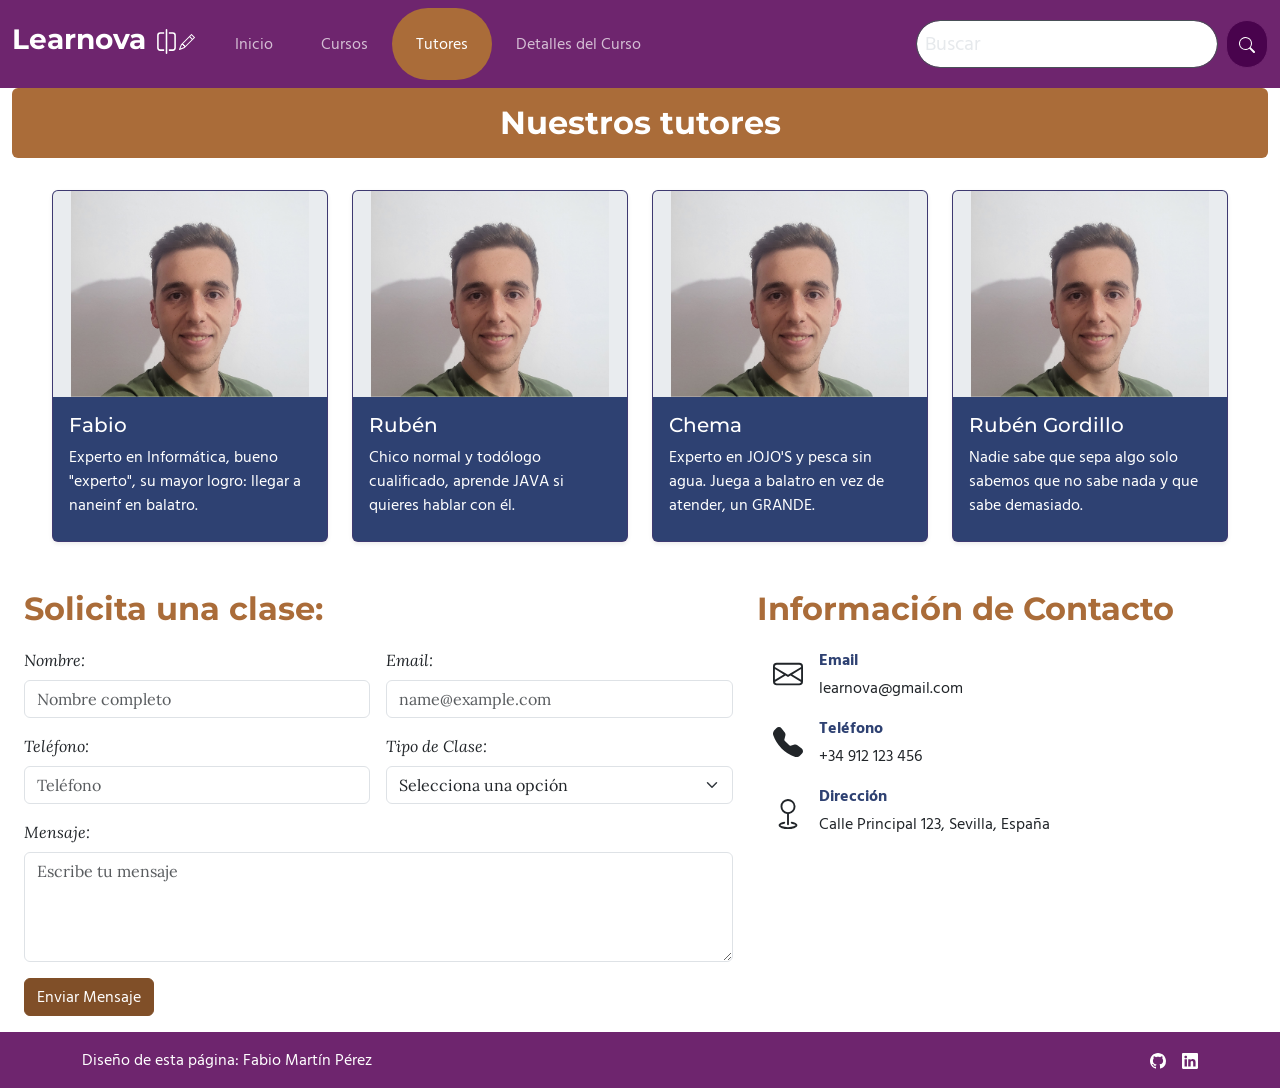
<file: tutores.html>
<!doctype html>
<html lang="es">

<head>
  <meta charset="UTF-8" />
  <meta name="viewport" content="width=device-width, initial-scale=1.0" />
  <title>Tutores</title>
  <link href="https://cdn.jsdelivr.net/npm/bootstrap@5.3.8/dist/css/bootstrap.min.css" rel="stylesheet"
    integrity="sha384-sRIl4kxILFvY47J16cr9ZwB07vP4J8+LH7qKQnuqkuIAvNWLzeN8tE5YBujZqJLB" crossorigin="anonymous" />
  <link rel="stylesheet" href="https://cdn.jsdelivr.net/npm/bootstrap-icons@1.11.3/font/bootstrap-icons.min.css" />
  <link rel="preconnect" href="https://fonts.googleapis.com" />
  <link rel="preconnect" href="https://fonts.gstatic.com/" crossorigin />

  <link
    href="https://fonts.googleapis.com/css2?family=Hind+Madurai:wght@400;500;600;700&family=Lora:ital,wght@0,400;0,500;0,600;0,700;1,400;1,500&family=Montserrat:wght@400;500;600;700;800&display=swap"
    rel="stylesheet" />
  <link href="css/estilos.css" rel="stylesheet" />
</head>

<body class="d-flex flex-column min-vh-100">
  <header class="sticky-top">
    <div>
      <nav class="navbar navbar-expand-lg bg-primary" data-bs-theme="dark">
        <div class="container-fluid">
          <a class="navbar-brand" href="index.html">
            <h3 class="text-white">Learnova <svg xmlns="http://www.w3.org/2000/svg" width="25" height="25"
                fill="currentColor" class="bi bi-vr" viewBox="0 0 16 16">
                <path
                  d="M3 12V4a1 1 0 0 1 1-1h2.5V2H4a2 2 0 0 0-2 2v8a2 2 0 0 0 2 2h2.5v-1H4a1 1 0 0 1-1-1m6.5 1v1H12a2 2 0 0 0 2-2V4a2 2 0 0 0-2-2H9.5v1H12a1 1 0 0 1 1 1v8a1 1 0 0 1-1 1zM8 16a.5.5 0 0 1-.5-.5V.5a.5.5 0 0 1 1 0v15a.5.5 0 0 1-.5.5" />
              </svg><svg xmlns="http://www.w3.org/2000/svg" width="16" height="16" fill="currentColor"
                class="bi bi-pencil" viewBox="0 0 16 16">
                <path
                  d="M12.146.146a.5.5 0 0 1 .708 0l3 3a.5.5 0 0 1 0 .708l-10 10a.5.5 0 0 1-.168.11l-5 2a.5.5 0 0 1-.65-.65l2-5a.5.5 0 0 1 .11-.168zM11.207 2.5 13.5 4.793 14.793 3.5 12.5 1.207zm1.586 3L10.5 3.207 4 9.707V10h.5a.5.5 0 0 1 .5.5v.5h.5a.5.5 0 0 1 .5.5v.5h.293zm-9.761 5.175-.106.106-1.528 3.821 3.821-1.528.106-.106A.5.5 0 0 1 5 12.5V12h-.5a.5.5 0 0 1-.5-.5V11h-.5a.5.5 0 0 1-.468-.325" />
              </svg></h3>
          </a>
          <button class="navbar-toggler" type="button" data-bs-toggle="collapse"
            data-bs-target="#navbarSupportedContent" aria-controls="navbarSupportedContent" aria-expanded="false"
            aria-label="Toggle navigation">
            <span class="navbar-toggler-icon"></span>
          </button>
          <div class="collapse navbar-collapse" id="navbarSupportedContent">
            <ul class="navbar-nav nav-pills me-auto mb-2 mb-lg-0">
              <li class="nav-item">
                <a class="nav-link p-4" aria-current="page" href="index.html">Inicio</a>
              </li>
              <li class="nav-item">
                <a class="nav-link p-4" href="cursos.html">Cursos</a>
              </li>
              <li class="nav-item">
                <a class="nav-link active p-4 rounded-pill" aria-current="page" href="tutores.html">Tutores</a>
              </li>
              <li class="nav-item">
                <a class="nav-link p-4" aria-current="page" href="detallesCursos.html">Detalles del Curso</a>
              </li>
            </ul>
            <form class="d-flex col-lg-4" role="search">
              <input class="form-control flex-grow-1 p-2 me-2 bg-white rounded-pill fs-5" type="search"
                placeholder="Buscar" aria-label="Buscar" />
              <button class="btn btn-primary rounded-pill" type="submit">
                <svg xmlns="http://www.w3.org/2000/svg" width="16" height="16" fill="currentColor" class="bi bi-search"
                  viewBox="0 0 16 16">
                  <path
                    d="M11.742 10.344a6.5 6.5 0 1 0-1.397 1.398h-.001q.044.06.098.115l3.85 3.85a1 1 0 0 0 1.415-1.414l-3.85-3.85a1 1 0 0 0-.115-.1zM12 6.5a5.5 5.5 0 1 1-11 0 5.5 5.5 0 0 1 11 0" />
                </svg>
              </button>
            </form>
          </div>
        </div>
      </nav>
    </div>
  </header>



  <main class="container-fluid">
    <h2 class="text-center bg-secondary text-white rounded p-3">
      Nuestros tutores
    </h2>

    <div class="container-fluid mt-3">
      <div class="row row-cols-1 row-cols-md-2 row-cols-lg-4 g-4 p-3 tutor-carousel d-none d-md-flex">
        <div class="col d-flex">
          <article class="card card-terciaria w-100 overflow-hidden border border-primary border-opacity-25 shadow-sm">
            <div class="ratio ratio-4x3">
              <img src="img/imgTutor1.png" class="object-fit-contain bg-body-secondary" alt="Foto de Fabio" />
            </div>
            <div class="card-body tutor-card-body">
              <h3 class="card-title h5 text-white mb-2">Fabio</h3>
              <p class="card-text">
                Experto en Informática, bueno "experto", su mayor logro: llegar
                a naneinf en balatro.
              </p>
            </div>
          </article>
        </div>
        <div class="col d-flex">
          <article class="card card-terciaria w-100 overflow-hidden border border-primary border-opacity-25 shadow-sm">
            <div class="ratio ratio-4x3">
              <img src="img/imgTutor1.png" class="object-fit-contain bg-body-secondary" alt="Foto de Rubén" />
            </div>
            <div class="card-body tutor-card-body">
              <h3 class="card-title h5 text-white mb-2">Rubén</h3>
              <p class="card-text">
                Chico normal y todólogo cualificado, aprende JAVA si quieres
                hablar con él.
              </p>
            </div>
          </article>
        </div>
        <div class="col d-flex">
          <article class="card card-terciaria w-100 overflow-hidden border border-primary border-opacity-25 shadow-sm">
            <div class="ratio ratio-4x3">
              <img src="img/imgTutor1.png" class="object-fit-contain bg-body-secondary" alt="Foto de Chema" />
            </div>
            <div class="card-body tutor-card-body">
              <h3 class="card-title h5 text-white mb-2">Chema</h3>
              <p class="card-text">
                Experto en JOJO'S y pesca sin agua. Juega a balatro en vez de
                atender, un GRANDE.
              </p>
            </div>
          </article>
        </div>
        <div class="col d-flex">
          <article class="card card-terciaria w-100 overflow-hidden border border-primary border-opacity-25 shadow-sm">
            <div class="ratio ratio-4x3">
              <img src="img/imgTutor1.png" class="object-fit-contain bg-body-secondary" alt="Foto de Rubén Gordillo" />
            </div>
            <div class="card-body tutor-card-body">
              <h3 class="card-title h5 text-white mb-2">Rubén Gordillo</h3>
              <p class="card-text">
                Nadie sabe que sepa algo solo sabemos que no sabe nada y que
                sabe demasiado.
              </p>
            </div>
          </article>
        </div>
      </div>

      <div id="tutorGallery" class="carousel slide tutor-carousel d-md-none" data-bs-wrap="false">
        <div class="carousel-inner">
          <div class="carousel-item active">
            <article
              class="card card-terciaria h-100 overflow-hidden border border-primary border-opacity-25 shadow-sm">
              <div class="ratio ratio-4x3">
                <img src="img/imgTutor1.png" class="object-fit-contain bg-body-secondary" alt="Foto de Fabio" />
              </div>
              <div class="card-body tutor-card-body">
                <h3 class="card-title h5 text-white mb-2">Fabio</h3>
                <p class="card-text">
                  Experto en Informática, bueno "experto", su mayor logro:
                  llegar a naneinf en balatro.
                </p>
              </div>
            </article>
          </div>
          <div class="carousel-item">
            <article
              class="card card-terciaria h-100 overflow-hidden border border-primary border-opacity-25 shadow-sm">
              <div class="ratio ratio-4x3">
                <img src="img/imgTutor1.png" class="object-fit-contain bg-body-secondary" alt="Foto de Rubén" />
              </div>
              <div class="card-body tutor-card-body">
                <h3 class="card-title h5 text-white mb-2">Rubén</h3>
                <p class="card-text">
                  Chico normal y todólogo cualificado, aprende JAVA si quieres
                  hablar con él.
                </p>
              </div>
            </article>
          </div>
          <div class="carousel-item">
            <article
              class="card card-terciaria h-100 overflow-hidden border border-primary border-opacity-25 shadow-sm">
              <div class="ratio ratio-4x3">
                <img src="img/imgTutor1.png" class="object-fit-contain bg-body-secondary" alt="Foto de Chema" />
              </div>
              <div class="card-body tutor-card-body">
                <h3 class="card-title h5 text-white mb-2">Chema</h3>
                <p class="card-text">
                  Experto en JOJO'S y pesca sin agua. Juega a balatro en vez de
                  atender, un GRANDE.
                </p>
              </div>
            </article>
          </div>
          <div class="carousel-item">
            <article
              class="card card-terciaria h-100 overflow-hidden border border-primary border-opacity-25 shadow-sm">
              <div class="ratio ratio-4x3">
                <img src="img/imgTutor1.png" class="object-fit-contain bg-body-secondary"
                  alt="Foto de Rubén Gordillo" />
              </div>
              <div class="card-body tutor-card-body">
                <h3 class="card-title h5 text-white mb-2">Rubén Gordillo</h3>
                <p class="card-text">
                  Nadie sabe que sepa algo solo sabemos que no sabe nada y que
                  sabe demasiado.
                </p>
              </div>
            </article>
          </div>
        </div>

        <div class="carousel-controls d-flex justify-content-center gap-2 mt-3">
          <button type="button" class="btn btn-volver" data-bs-target="#tutorGallery" data-bs-slide="prev"
            aria-label="Tutor anterior">
            <svg xmlns="http://www.w3.org/2000/svg" width="30" height="30" fill="currentColor"
              class="bi bi-arrow-left-circle" viewBox="0 0 16 16">
              <path fill-rule="evenodd"
                d="M1 8a7 7 0 1 0 14 0A7 7 0 0 0 1 8m15 0A8 8 0 1 1 0 8a8 8 0 0 1 16 0m-4.5-.5a.5.5 0 0 1 0 1H5.707l2.147 2.146a.5.5 0 0 1-.708.708l-3-3a.5.5 0 0 1 0-.708l3-3a.5.5 0 1 1 .708.708L5.707 7.5z" />
            </svg>
          </button>
          <button type="button" class="btn btn-siguiente" data-bs-target="#tutorGallery" data-bs-slide="next"
            aria-label="Siguiente tutor">
            <svg xmlns="http://www.w3.org/2000/svg" width="30" height="30" fill="currentColor"
              class="bi bi-arrow-right-circle" viewBox="0 0 16 16">
              <path fill-rule="evenodd"
                d="M1 8a7 7 0 1 0 14 0A7 7 0 1 0 1 8m15 0A8 8 0 1 1 0 8a8 8 0 0 1 16 0M4.5 7.5a.5.5 0 0 0 0 1h5.793l-2.147 2.146a.5.5 0 0 0 .708.708l3-3a.5.5 0 0 0 0-.708l-3-3a.5.5 0 1 0-.708.708L10.293 7.5z" />
            </svg>
          </button>
        </div>
      </div>
    </div>

    <div class="container-fluid mt-3">
      <div class="row g-4">
        <section class="col-12 col-lg-7">
          <h2 class="text-naranja py-3 px-0 mb-1">Solicita una clase:</h2>

          <div class="row g-3 mb-3">
            <div class="subtitulo col-12 col-md-6">
              <label for="nombre" class="form-label">Nombre:</label>
              <input type="text" class="form-control" id="nombre" placeholder="Nombre completo" />
            </div>

            <div class="subtitulo col-12 col-md-6">
              <label for="email" class="form-label">Email:</label>
              <input type="email" class="form-control" id="email" placeholder="name@example.com" />
            </div>

            <div class="subtitulo col-12 col-md-6">
              <label for="telefono" class="form-label">Teléfono:</label>
              <input type="tel" class="form-control" id="telefono" placeholder="Teléfono" />
            </div>

            <div class="subtitulo col-12 col-md-6">
              <label for="selectClase" class="form-label">Tipo de Clase:</label>
              <select class="form-select" id="selectClase">
                <option selected>Selecciona una opción</option>
                <option value="1">Acceso a Datos</option>
                <option value="2">
                  Programación de dispositivos Móviles
                </option>
                <option value="3">Desarrollo de Interfaces</option>
                <option value="4">Sistemas de Gestión Empresarial</option>
                <option value="5">
                  Programación de Servicios y Procesos
                </option>
              </select>
            </div>

            <div class="subtitulo col-12">
              <label for="areaTextoClase" class="form-label">Mensaje:</label>
              <textarea class="form-control" placeholder="Escribe tu mensaje" id="areaTextoClase" rows="4"></textarea>
            </div>

            <div class="col-12">
              <button type="submit" class="btn btn-secondary">
                Enviar Mensaje
              </button>
            </div>
          </div>
        </section>

        <section class="col-12 col-lg-5">
          <h2 class="text-naranja py-3 px-0 mb-1">Información de Contacto</h2>
          <div class="d-flex flex-column gap-3 ms-3">
            <div class="d-flex align-items-center gap-3">
              <svg xmlns="http://www.w3.org/2000/svg" width="30" height="30" fill="currentColor" class="bi bi-envelope"
                viewBox="0 0 16 16">
                <path
                  d="M0 4a2 2 0 0 1 2-2h12a2 2 0 0 1 2 2v8a2 2 0 0 1-2 2H2a2 2 0 0 1-2-2zm2-1a1 1 0 0 0-1 1v.217l7 4.2 7-4.2V4a1 1 0 0 0-1-1zm13 2.383-4.708 2.825L15 11.105zm-.034 6.876-5.64-3.471L8 9.583l-1.326-.795-5.64 3.47A1 1 0 0 0 2 13h12a1 1 0 0 0 .966-.741M1 11.105l4.708-2.897L1 5.383z" />
              </svg>
              <div>
                <p class="mb-1 text-azul fw-bold">Email</p>
                <p class="mb-0">learnova@gmail.com</p>
              </div>
            </div>
            <div class="d-flex align-items-center gap-3">
              <svg xmlns="http://www.w3.org/2000/svg" width="30" height="30" fill="currentColor"
                class="bi bi-telephone-fill" viewBox="0 0 16 16">
                <path fill-rule="evenodd"
                  d="M1.885.511a1.745 1.745 0 0 1 2.61.163L6.29 2.98c.329.423.445.974.315 1.494l-.547 2.19a.68.68 0 0 0 .178.643l2.457 2.457a.68.68 0 0 0 .644.178l2.189-.547a1.75 1.75 0 0 1 1.494.315l2.306 1.794c.829.645.905 1.87.163 2.611l-1.034 1.034c-.74.74-1.846 1.065-2.877.702a18.6 18.6 0 0 1-7.01-4.42 18.6 18.6 0 0 1-4.42-7.009c-.362-1.03-.037-2.137.703-2.877z" />
              </svg>
              <div>
                <p class="mb-1 text-azul fw-bold">Teléfono</p>
                <p class="mb-0">+34 912 123 456</p>
              </div>
            </div>
            <div class="d-flex align-items-center gap-3">
              <svg xmlns="http://www.w3.org/2000/svg" width="30" height="30" fill="currentColor" class="bi bi-geo"
                viewBox="0 0 16 16">
                <path fill-rule="evenodd"
                  d="M8 1a3 3 0 1 0 0 6 3 3 0 0 0 0-6M4 4a4 4 0 1 1 4.5 3.969V13.5a.5.5 0 0 1-1 0V7.97A4 4 0 0 1 4 3.999zm2.493 8.574a.5.5 0 0 1-.411.575c-.712.118-1.28.295-1.655.493a1.3 1.3 0 0 0-.37.265.3.3 0 0 0-.057.09V14l.002.008.016.033a.6.6 0 0 0 .145.15c.165.13.435.27.813.395.751.25 1.82.414 3.024.414s2.273-.163 3.024-.414c.378-.126.648-.265.813-.395a.6.6 0 0 0 .146-.15l.015-.033L12 14v-.004a.3.3 0 0 0-.057-.09 1.3 1.3 0 0 0-.37-.264c-.376-.198-.943-.375-1.655-.493a.5.5 0 1 1 .164-.986c.77.127 1.452.328 1.957.594C12.5 13 13 13.4 13 14c0 .426-.26.752-.544.977-.29.228-.68.413-1.116.558-.878.293-2.059.465-3.34.465s-2.462-.172-3.34-.465c-.436-.145-.826-.33-1.116-.558C3.26 14.752 3 14.426 3 14c0-.599.5-1 .961-1.243.505-.266 1.187-.467 1.957-.594a.5.5 0 0 1 .575.411" />
              </svg>
              <div>
                <p class="mb-1 text-azul fw-bold">Dirección</p>
                <p class="mb-2">Calle Principal 123, Sevilla, España</p>
              </div>
            </div>
          </div>
        </section>
      </div>
    </div>
  </main>
  <footer class="bg-primary text-white text-center py-3 mb-0 mt-auto">
    <div class="container d-flex justify-content-between align-items-center">
      <p class="mb-0">Diseño de esta página: Fabio Martín Pérez</p>
      <!-- AÑADIDO: iconos de redes sociales -->
      <div class="d-flex gap-3">
        <a href="https://github.com/lol1404/proyecto-eLearning.git" class="text-white" aria-label="GitHub">
          <svg xmlns="http://www.w3.org/2000/svg" width="16" height="16" fill="currentColor" class="bi bi-github"
            viewBox="0 0 16 16">
            <path
              d="M8 0C3.58 0 0 3.58 0 8c0 3.54 2.29 6.53 5.47 7.59.4.07.55-.17.55-.38 0-.19-.01-.82-.01-1.49-2.01.37-2.53-.49-2.69-.94-.09-.23-.48-.94-.82-1.13-.28-.15-.68-.52-.01-.53.63-.01 1.08.58 1.23.82.72 1.21 1.87.87 2.33.66.07-.52.28-.87.51-1.07-1.78-.2-3.64-.89-3.64-3.95 0-.87.31-1.59.82-2.15-.08-.2-.36-1.02.08-2.12 0 0 .67-.21 2.2.82.64-.18 1.32-.27 2-.27s1.36.09 2 .27c1.53-1.04 2.2-.82 2.2-.82.44 1.1.16 1.92.08 2.12.51.56.82 1.27.82 2.15 0 3.07-1.87 3.75-3.65 3.95.29.25.54.73.54 1.48 0 1.07-.01 1.93-.01 2.2 0 .21.15.46.55.38A8.01 8.01 0 0 0 16 8c0-4.42-3.58-8-8-8" />
          </svg></a>
        <a href="https://www.linkedin.com/in/fabio-martin-perez-43567b415/" class="text-white" aria-label="LinkedIn">
          <svg xmlns="http://www.w3.org/2000/svg" width="16" height="16" fill="currentColor" class="bi bi-linkedin"
            viewBox="0 0 16 16">
            <path
              d="M0 1.146C0 .513.526 0 1.175 0h13.65C15.474 0 16 .513 16 1.146v13.708c0 .633-.526 1.146-1.175 1.146H1.175C.526 16 0 15.487 0 14.854zm4.943 12.248V6.169H2.542v7.225zm-1.2-8.212c.837 0 1.358-.554 1.358-1.248-.015-.709-.52-1.248-1.342-1.248S2.4 3.226 2.4 3.934c0 .694.521 1.248 1.327 1.248zm4.908 8.212V9.359c0-.216.016-.432.08-.586.173-.431.568-.878 1.232-.878.869 0 1.216.662 1.216 1.634v3.865h2.401V9.25c0-2.22-1.184-3.252-2.764-3.252-1.274 0-1.845.7-2.165 1.193v.025h-.016l.016-.025V6.169h-2.4c.03.678 0 7.225 0 7.225z" />
          </svg>
        </a>
      </div>
    </div>
  </footer>
  <script src="https://cdn.jsdelivr.net/npm/bootstrap@5.3.8/dist/js/bootstrap.bundle.min.js"></script>
</body>

</html>
</file>
<file: css/estilos.css>
/* ===== VARIABLES DE LA PALETA ===== */
:root {
  /* Primario: morado */
  --bs-primary: #6e256e;
  --bs-primary-rgb: 110, 37, 110;

  /* Color Secundario: naranja */
  --bs-secondary: #aa6c39;
  --bs-secondary-rgb: 170, 108, 57;

  /* Color Terciario */
  --color-azul: #2e4172;

  --bs-link-color: #6e256e;
}

/* ===== COLORES (utilidades propias) ===== */
.bg-azul {
  background-color: var(--color-azul);
}

.text-naranja {
  color: var(--bs-secondary);
}

.text-azul {
  color: var(--color-azul);
}

/* ===== BOTONES ===== */
.btn-primary {
  --bs-btn-bg: rgb(73, 3, 77);
  --bs-btn-border-color: #6e256e;
  --bs-btn-hover-bg: #4f1a52; /* un tono más oscuro del morado */
  --bs-btn-hover-border-color: #4f1a52;
  --bs-btn-active-bg: #3a1340;
  --bs-btn-active-border-color: #3a1340;
}

.btn-secondary {
  --bs-btn-bg: #804f28;
  --bs-btn-border-color: #804f28;
  --bs-btn-hover-bg: #804f28; /* un tono más oscuro del naranja */
  --bs-btn-hover-border-color: #804f28;
}

/* ===== NAVBAR ===== */
/* Le subimos un poco la opacidad a los enlaces del navbar */
.navbar[data-bs-theme="dark"] {
  --bs-navbar-color: rgba(255, 255, 255, 0.7); /* por defecto es 0.55 */
}

.navbar .nav-pills {
  --bs-nav-pills-link-active-bg: var(--bs-secondary);
}

.buscador-navbar {
  width: 220px;
}

.titulo-navbar {
  white-space: nowrap;
  z-index: 1;
}

/* ===== CARDS ===== */
.card-terciaria {
  background-color: var(--color-azul);
  color: white;
  border-color: var(--color-azul);
}

/* ===== TUTORES: carrusel y galería ===== */
.tutor-carousel {
  max-width: 1440px;
  margin-inline: auto;
}

.tutor-card-body {
  min-height: 9rem;
}

/* ===== TIPOGRAFÍAS ===== */
/* Fuente general */
body {
  font-family: 'Hind Madurai', sans-serif;
}

/* Títulos principales */
h1, h2, h3, h4, h5, h6 {
  font-family: 'Montserrat', sans-serif;
  font-weight: 700;
}

/* Subtítulos destacados */
.subtitulo {
  font-family: 'Lora', serif;
  font-style: italic;
}

/* ===== FORMULARIO PARA LA BÚSQUEDA DE CURSOS ===== */
.form-adorn {
  display: flex;
  align-items: center;
  gap: .5rem;
  border-radius: 50rem;
}

.bg-form-adorn {
  background-color: #ead8f0;
  --bs-border-color: #6e256e;
}

.form-adorn:focus-within {
  border-color: #86b7fe;
  box-shadow: 0 0 0 .25rem rgba(13, 110, 253, .25);
}

.form-adorn-icon {
  display: flex;
  align-items: center;
  color: var(--bs-secondary-color);
}

.form-ghost {
  flex: 1;
  border: 0;
  outline: 0;
  background: transparent;
  padding: 0;
  color: inherit;
}

.buscador-flotante {
  position: relative;  /* necesario para que z-index funcione */
  z-index: 2;          /* lo pone por encima del hero */
  margin-top: -1rem; /* cuanto se mete en el hero; ajústalo a tu gusto */
}

.buscador-flotante .form-adorn {
  box-shadow: 0 .5rem 1rem rgba(0, 0, 0, .15);
}

.form-field {
  width: 92%;
}

.chip {
  /* Normal: fondo transparente, borde y texto morado */
  --bs-btn-color: rgb(73, 3, 77);
  --bs-btn-bg: transparent;
  --bs-btn-border-color: #6e256e;

  /* Hover */
  --bs-btn-hover-color: #fff;
  --bs-btn-hover-bg: #4f1a52;
  --bs-btn-hover-border-color: #4f1a52;

  /* Seleccionado: relleno morado oscuro */
  --bs-btn-active-color: #fff;
  --bs-btn-active-bg: #3a1340;
  --bs-btn-active-border-color: #3a1340;

  --bs-btn-focus-shadow-rgb: 110, 37, 110;
}

/* ===== IMAGEN BANNER ===== */
.banner {
    min-height: 75vh;

    background-image:
        linear-gradient(rgba(0, 0, 0, 0.25), rgba(0, 0, 0, 0.25)),
        url("../img/imtp-school-hero-online-10-11-ege-ai.jpg");

    background-size: cover;
    background-position: center;
    background-repeat: no-repeat;

    display: flex;
    align-items: center;
}

/* ===== CARRUSEL DE CURSOS JUNTO A LOS FILTROS ===== */
.btn-curso {
  --bs-btn-color: #fff;
  --bs-btn-bg: rgb(73, 3, 77);
  --bs-btn-border-color: #6e256e;
  --bs-btn-hover-color: #fff;
  --bs-btn-hover-bg: #4f1a52;
  --bs-btn-hover-border-color: #4f1a52;
  --bs-btn-active-color: #fff;
  --bs-btn-active-bg: #3a1340;
  --bs-btn-active-border-color: #3a1340;
  --bs-btn-focus-shadow-rgb: 110, 37, 110;
}

.contenido-cursos {
  min-width: 0;
}

.course-carousel {
  width: 100%;
  min-width: 0;
  padding-inline: 3rem;
}

.course-carousel .carousel-item > .row {
  margin-inline: 0;
}

.course-carousel .carousel-indicators [data-bs-target] {
  background-color: rgb(73, 3, 77);
}

.course-carousel .carousel-control-prev,
.course-carousel .carousel-control-next {
  width: 3rem;
  opacity: 1;
}

.course-carousel .carousel-control-prev-icon,
.course-carousel .carousel-control-next-icon {
  filter: invert(1) grayscale(100);
}
</file>
